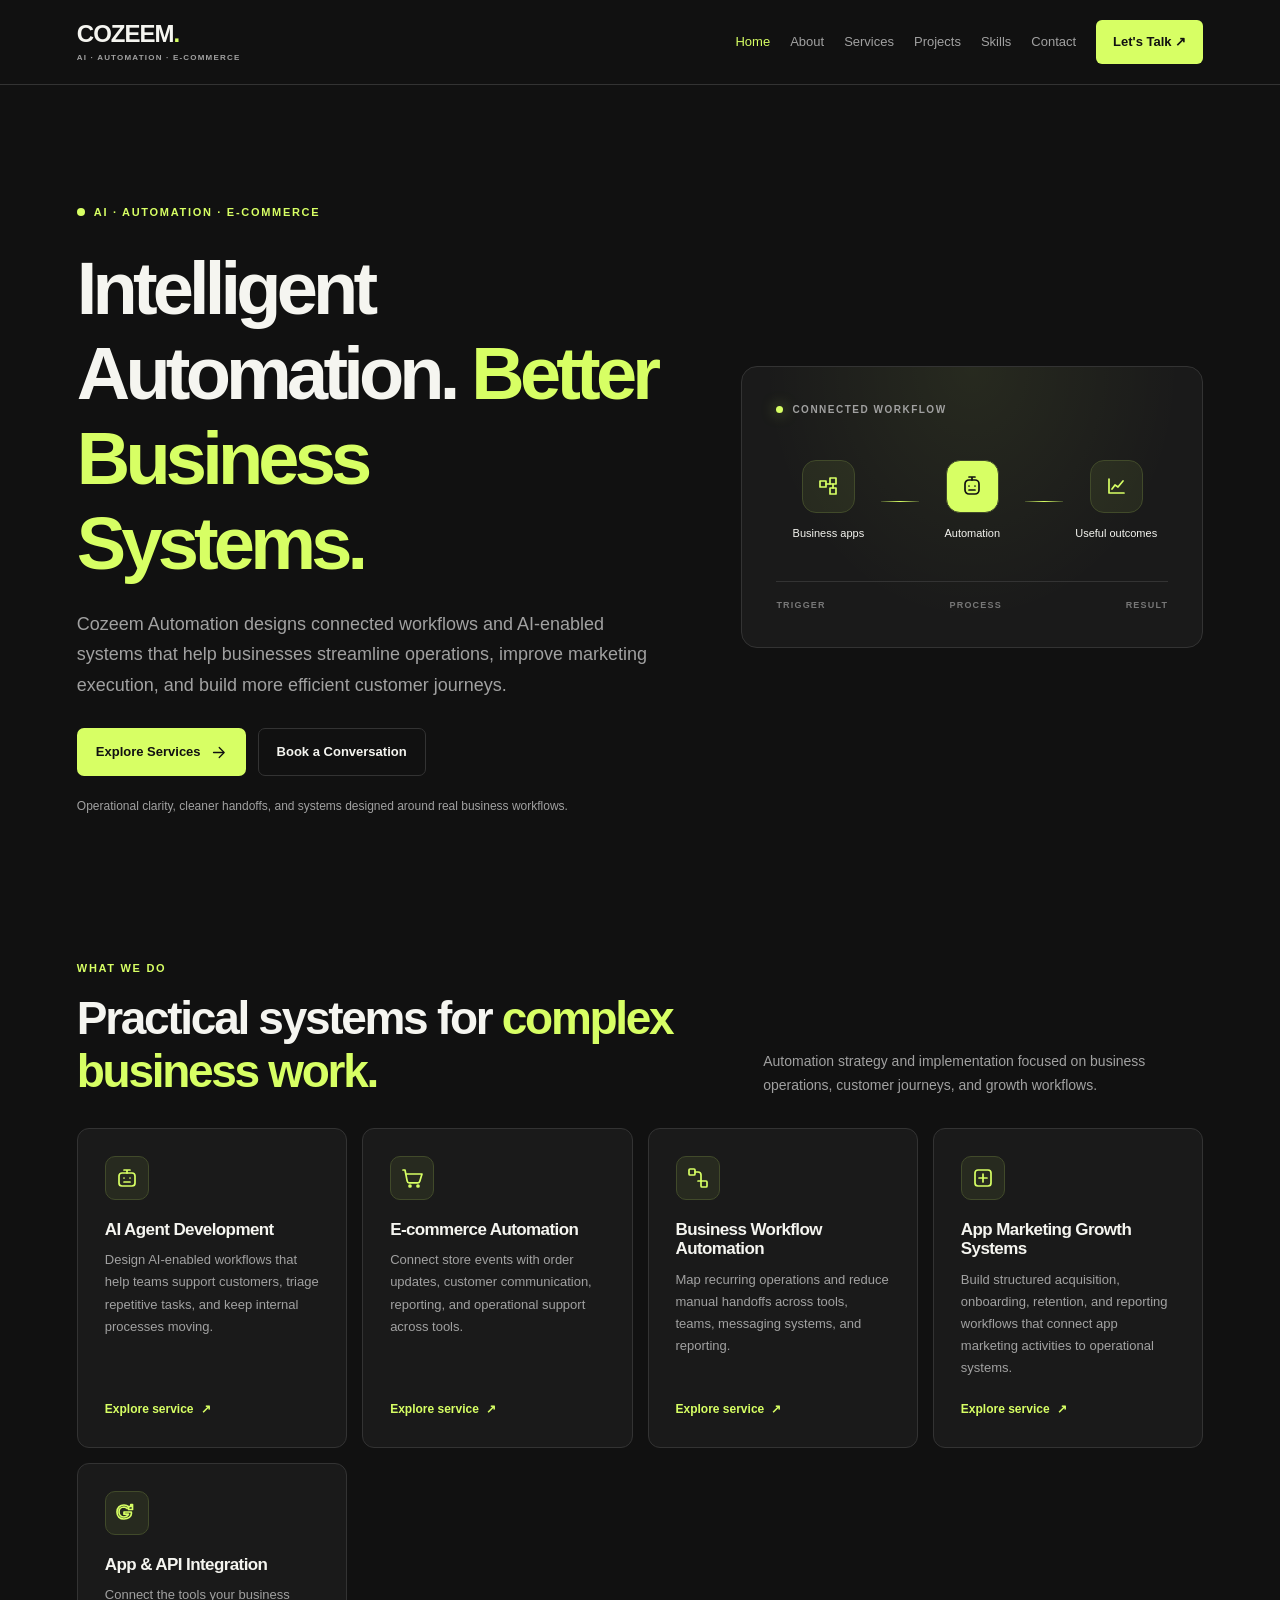
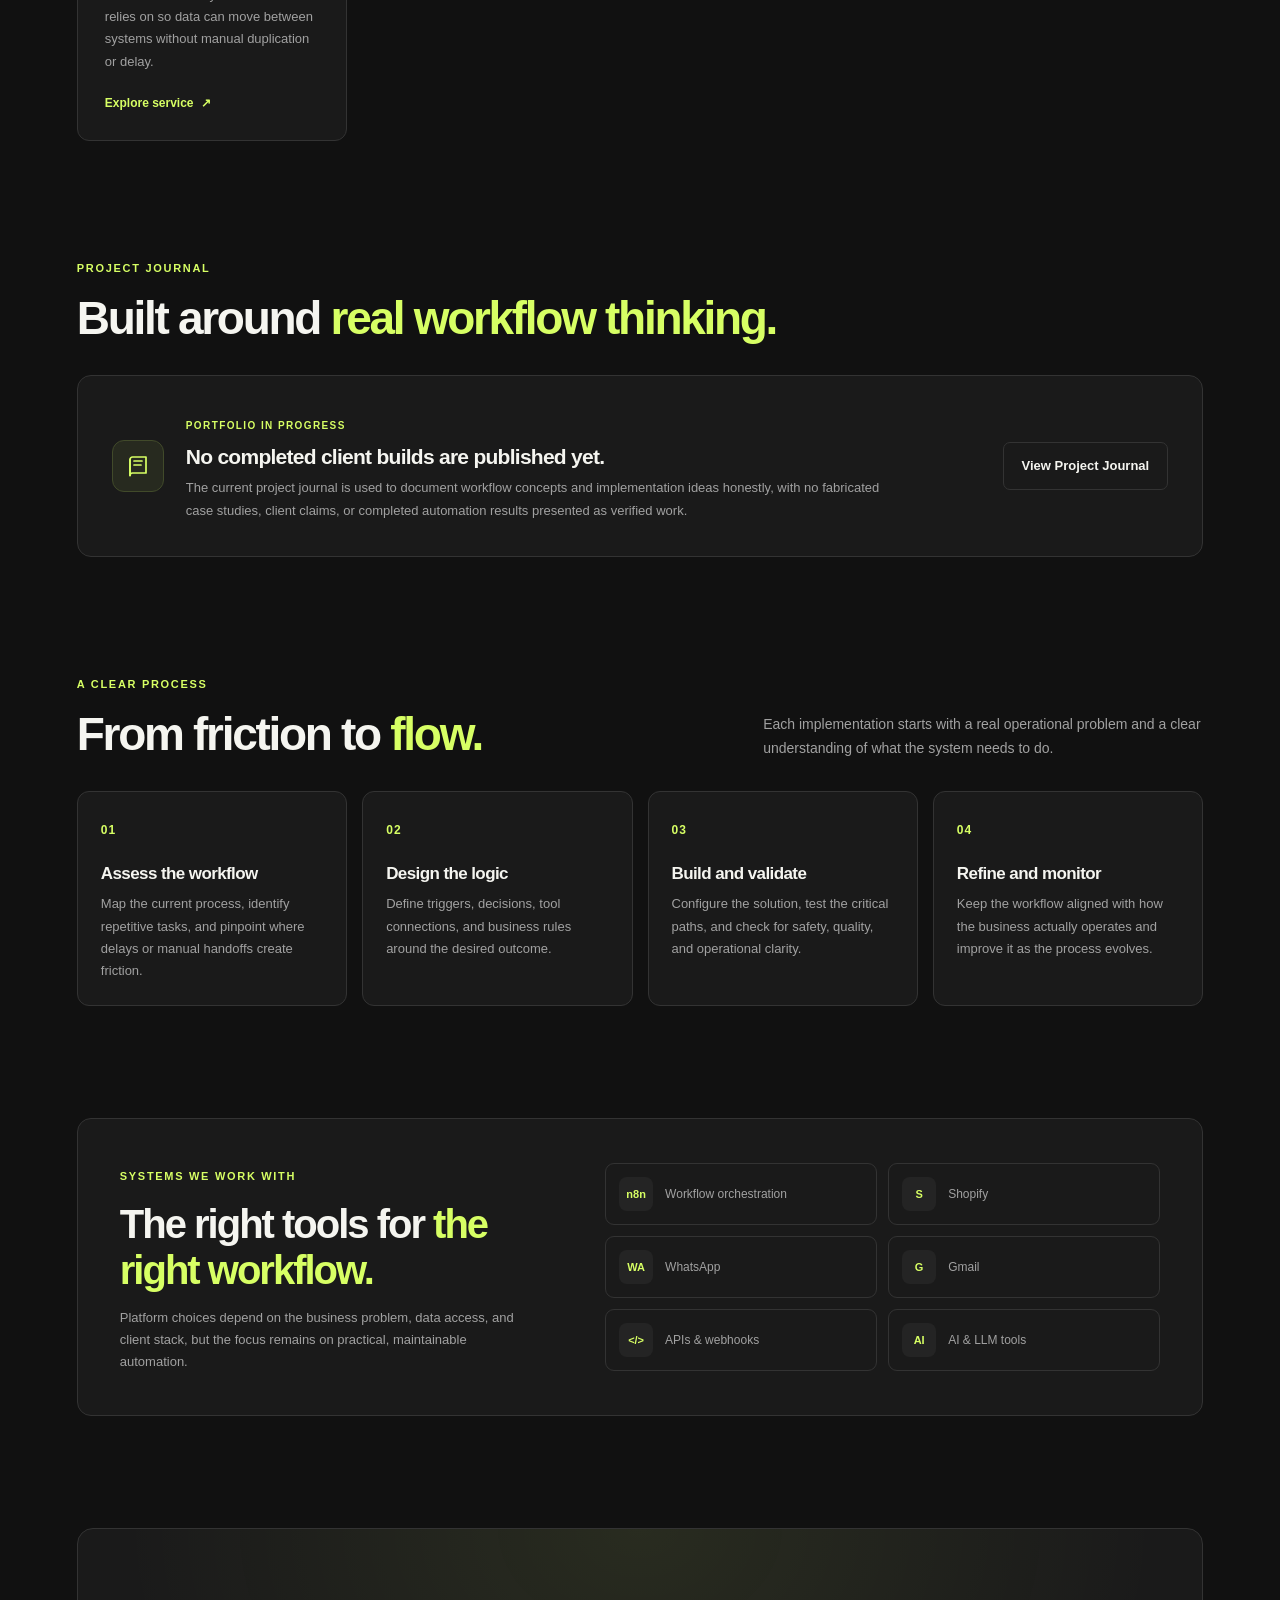
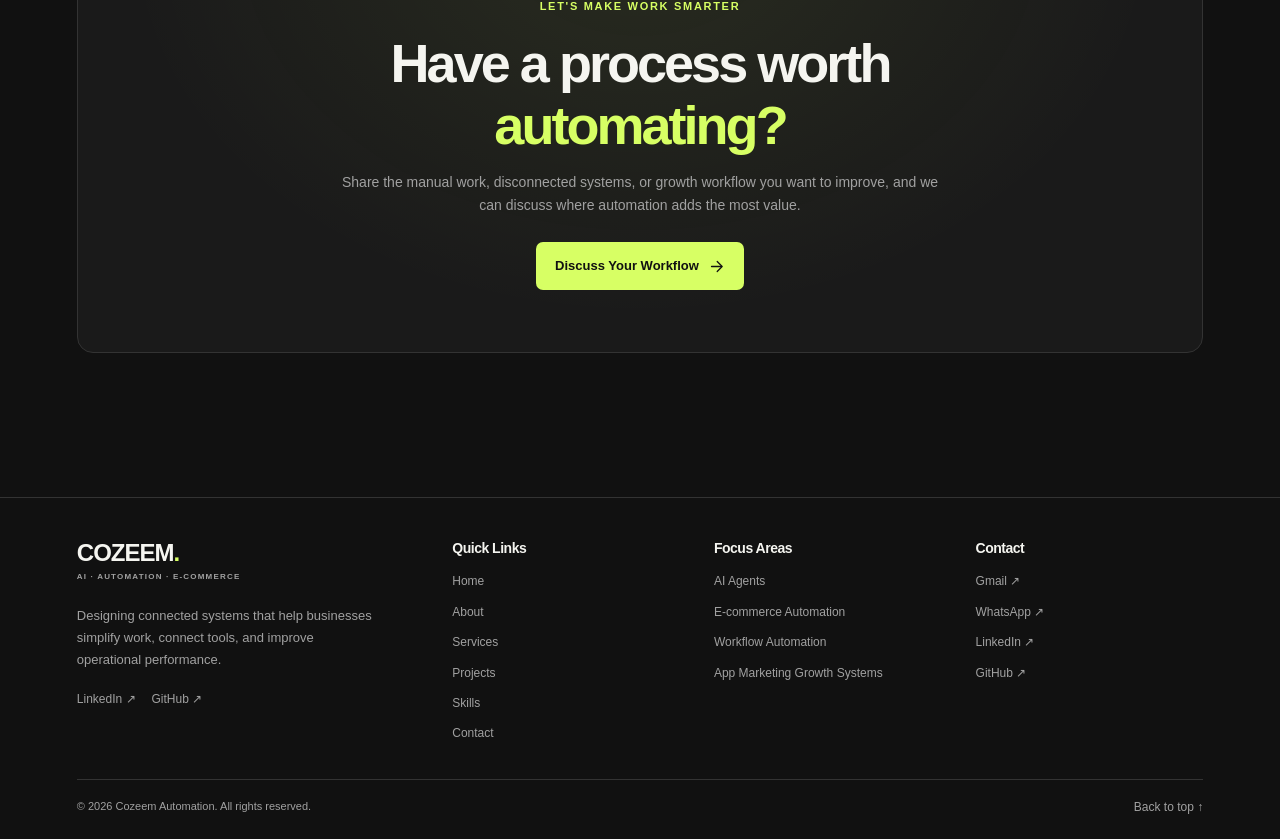
<file: index.html>
<!DOCTYPE html>
<html lang="en">
<head>
    <meta charset="UTF-8">
    <meta name="viewport" content="width=device-width, initial-scale=1.0">
    <meta name="description" content="Cozeem Automation designs connected workflows and AI-enabled systems that help businesses streamline operations, improve marketing execution, and build more efficient customer journeys.">
    <title>Cozeem Automation | Intelligent Automation</title>
    <link rel="stylesheet" href="style.css">
</head>

<body class="cozeem-home">
<header class="cc-header" id="top">
    <a class="cc-brand" href="index.html">
        COZEEM<span>.</span>
        <small>AI · AUTOMATION · E-COMMERCE</small>
    </a>

    <nav class="cc-nav" aria-label="Main navigation">
        <a href="index.html" aria-current="page">Home</a>
        <a href="about.html">About</a>
        <a href="services.html">Services</a>
        <a href="projects.html">Projects</a>
        <a href="skills.html">Skills</a>
        <a href="contact.html">Contact</a>
        <a class="cc-nav-button" href="contact.html">Let's Talk ↗</a>
    </nav>
</header>

<main class="cc-main cp-main">
    <section class="cp-hero">
        <div class="cp-hero-copy">
            <span class="cc-eyebrow"><span class="cc-live-dot"></span> AI · AUTOMATION · E-COMMERCE</span>
            <h1>Intelligent Automation. <span>Better Business Systems.</span></h1>
            <p>
                Cozeem Automation designs connected workflows and AI-enabled systems that help businesses
                streamline operations, improve marketing execution, and build more efficient customer journeys.
            </p>
            <div class="cp-actions">
                <a class="cc-primary-button" href="services.html">
                    Explore Services
                    <svg viewBox="0 0 24 24" aria-hidden="true"><path d="M5 12h14"></path><path d="m13 5 7 7-7 7"></path></svg>
                </a>
                <a class="cc-secondary-button" href="contact.html">Book a Conversation</a>
            </div>
            <p class="cp-hero-note">Operational clarity, cleaner handoffs, and systems designed around real business workflows.</p>
        </div>

        <div class="cp-workflow" aria-label="Illustration of connected business applications and automation">
            <div class="cp-workflow-heading"><span class="cp-pulse"></span> CONNECTED WORKFLOW</div>
            <div class="cp-flow">
                <div class="cp-flow-node">
                    <span class="cp-flow-icon" aria-hidden="true">
                        <svg viewBox="0 0 24 24"><path d="M4 7h6v6H4zM14 4h6v6h-6zM14 14h6v6h-6z"></path><path d="M10 10h4M17 10v4"></path></svg>
                    </span>
                    <span>Business apps</span>
                </div>
                <span class="cp-flow-link" aria-hidden="true"></span>
                <div class="cp-flow-node cp-flow-node-accent">
                    <span class="cp-flow-icon" aria-hidden="true">
                        <svg viewBox="0 0 24 24"><path d="M9 3h6M12 3v3"></path><rect x="5" y="6" width="14" height="14" rx="4"></rect><path d="M9 12h.01M15 12h.01M9 16h6"></path></svg>
                    </span>
                    <span>Automation</span>
                </div>
                <span class="cp-flow-link" aria-hidden="true"></span>
                <div class="cp-flow-node">
                    <span class="cp-flow-icon" aria-hidden="true">
                        <svg viewBox="0 0 24 24"><path d="M5 19V5M5 19h15"></path><path d="m8 15 3-4 3 2 5-6"></path></svg>
                    </span>
                    <span>Useful outcomes</span>
                </div>
            </div>
            <div class="cp-workflow-foot">
                <span>TRIGGER</span><span>PROCESS</span><span>RESULT</span>
            </div>
        </div>
    </section>

    <section class="cp-section cp-services" id="services-preview">
        <div class="cc-section-heading">
            <div>
                <span class="cc-kicker">WHAT WE DO</span>
                <h2>Practical systems for <span>complex business work.</span></h2>
            </div>
            <p>Automation strategy and implementation focused on business operations, customer journeys, and growth workflows.</p>
        </div>

        <div class="cp-service-grid">
            <article class="cp-service-card">
                <span class="cp-icon" aria-hidden="true"><svg viewBox="0 0 24 24"><rect x="4" y="7" width="16" height="13" rx="3"></rect><path d="M9 12h.01M15 12h.01M9 16h6M12 7V4M9 4h6"></path></svg></span>
                <h3>AI Agent Development</h3>
                <p>Design AI-enabled workflows that help teams support customers, triage repetitive tasks, and keep internal processes moving.</p>
                <a href="services.html">Explore service <span aria-hidden="true">↗</span></a>
            </article>
            <article class="cp-service-card">
                <span class="cp-icon" aria-hidden="true"><svg viewBox="0 0 24 24"><path d="M3 4h2l2.2 11.2a2 2 0 0 0 2 1.6h8.6a2 2 0 0 0 1.9-1.4L22 8H6"></path><circle cx="10" cy="20" r="1"></circle><circle cx="18" cy="20" r="1"></circle></svg></span>
                <h3>E-commerce Automation</h3>
                <p>Connect store events with order updates, customer communication, reporting, and operational support across tools.</p>
                <a href="services.html">Explore service <span aria-hidden="true">↗</span></a>
            </article>
            <article class="cp-service-card">
                <span class="cp-icon" aria-hidden="true"><svg viewBox="0 0 24 24"><rect x="3" y="3" width="6" height="6" rx="1"></rect><rect x="15" y="15" width="6" height="6" rx="1"></rect><path d="M9 6h3a3 3 0 0 1 3 3v6"></path><path d="M12 15h3"></path></svg></span>
                <h3>Business Workflow Automation</h3>
                <p>Map recurring operations and reduce manual handoffs across tools, teams, messaging systems, and reporting.</p>
                <a href="services.html">Explore service <span aria-hidden="true">↗</span></a>
            </article>
            <article class="cp-service-card">
                <span class="cp-icon" aria-hidden="true"><svg viewBox="0 0 24 24"><path d="M8 12h8M12 8v8"></path><path d="M7 4h10a3 3 0 0 1 3 3v10a3 3 0 0 1-3 3H7a3 3 0 0 1-3-3V7a3 3 0 0 1 3-3Z"></path></svg></span>
                <h3>App Marketing Growth Systems</h3>
                <p>Build structured acquisition, onboarding, retention, and reporting workflows that connect app marketing activities to operational systems.</p>
                <a href="services.html">Explore service <span aria-hidden="true">↗</span></a>
            </article>
            <article class="cp-service-card">
                <span class="cp-icon" aria-hidden="true"><svg viewBox="0 0 24 24"><path d="M9 18c-4.4 0-7-2.9-7-7s2.8-7 7-7c1.8 0 3.4.6 4.7 1.9l-1.6 1.6A5 5 0 0 0 9 6c-3 0-5 2.2-5 5s2 5 5 5c2.2 0 3.7-1.3 4.5-2.8H9v-2.2h7.3c.1.5.1.9.1 1.4C16.4 15.5 13.4 18 9 18Z"></path><path d="M17.5 8.5h-3.9V5.5h2.2V3.5h1.7v5Z"></path></svg></span>
                <h3>App &amp; API Integration</h3>
                <p>Connect the tools your business relies on so data can move between systems without manual duplication or delay.</p>
                <a href="services.html">Explore service <span aria-hidden="true">↗</span></a>
            </article>
        </div>
    </section>

    <section class="cp-section cp-project-preview">
        <div class="cc-section-heading">
            <div>
                <span class="cc-kicker">PROJECT JOURNAL</span>
                <h2>Built around <span>real workflow thinking.</span></h2>
            </div>
        </div>
        <div class="cp-project-notice">
            <span class="cp-notice-icon" aria-hidden="true">
                <svg viewBox="0 0 24 24"><path d="M4 5.5A2.5 2.5 0 0 1 6.5 3H20v16H6.5A2.5 2.5 0 0 0 4 21.5z"></path><path d="M4 5.5v16M8 7h8M8 11h7"></path></svg>
            </span>
            <div>
                <span class="cp-status">PORTFOLIO IN PROGRESS</span>
                <h3>No completed client builds are published yet.</h3>
                <p>
                    The current project journal is used to document workflow concepts and implementation ideas honestly,
                    with no fabricated case studies, client claims, or completed automation results presented as verified work.
                </p>
            </div>
            <a class="cc-secondary-button" href="projects.html">View Project Journal</a>
        </div>
    </section>

    <section class="cp-section cp-process">
        <div class="cc-section-heading">
            <div>
                <span class="cc-kicker">A CLEAR PROCESS</span>
                <h2>From friction to <span>flow.</span></h2>
            </div>
            <p>Each implementation starts with a real operational problem and a clear understanding of what the system needs to do.</p>
        </div>
        <div class="cp-step-grid">
            <article class="cp-step"><span>01</span><h3>Assess the workflow</h3><p>Map the current process, identify repetitive tasks, and pinpoint where delays or manual handoffs create friction.</p></article>
            <article class="cp-step"><span>02</span><h3>Design the logic</h3><p>Define triggers, decisions, tool connections, and business rules around the desired outcome.</p></article>
            <article class="cp-step"><span>03</span><h3>Build and validate</h3><p>Configure the solution, test the critical paths, and check for safety, quality, and operational clarity.</p></article>
            <article class="cp-step"><span>04</span><h3>Refine and monitor</h3><p>Keep the workflow aligned with how the business actually operates and improve it as the process evolves.</p></article>
        </div>
    </section>

    <section class="cp-section cp-tools">
        <div class="cp-tools-copy">
            <span class="cc-kicker">SYSTEMS WE WORK WITH</span>
            <h2>The right tools for <span>the right workflow.</span></h2>
            <p>Platform choices depend on the business problem, data access, and client stack, but the focus remains on practical, maintainable automation.</p>
        </div>
        <div class="cp-tool-list" aria-label="Platforms in focus">
            <span class="cp-tool"><b aria-hidden="true">n8n</b>Workflow orchestration</span>
            <span class="cp-tool"><b aria-hidden="true">S</b>Shopify</span>
            <span class="cp-tool"><b aria-hidden="true">WA</b>WhatsApp</span>
            <span class="cp-tool"><b aria-hidden="true">G</b>Gmail</span>
            <span class="cp-tool"><b aria-hidden="true">&lt;/&gt;</b>APIs &amp; webhooks</span>
            <span class="cp-tool"><b aria-hidden="true">AI</b>AI &amp; LLM tools</span>
        </div>
    </section>

    <section class="cp-cta">
        <span class="cc-kicker">LET'S MAKE WORK SMARTER</span>
        <h2>Have a process worth <span>automating?</span></h2>
        <p>Share the manual work, disconnected systems, or growth workflow you want to improve, and we can discuss where automation adds the most value.</p>
        <a class="cc-primary-button" href="contact.html">
            Discuss Your Workflow
            <svg viewBox="0 0 24 24" aria-hidden="true"><path d="M5 12h14"></path><path d="m13 5 7 7-7 7"></path></svg>
        </a>
    </section>
</main>

<footer class="cc-footer">
    <div class="cc-footer-top">
        <div class="cc-footer-about">
            <a class="cc-brand" href="index.html">COZEEM<span>.</span><small>AI · AUTOMATION · E-COMMERCE</small></a>
            <p>Designing connected systems that help businesses simplify work, connect tools, and improve operational performance.</p>
            <div class="cc-social-links">
                <a href="https://www.linkedin.com/in/musa-kazeem-52a148405/" target="_blank" rel="noopener noreferrer">LinkedIn ↗</a>
                <a href="https://github.com/cozeem-automation" target="_blank" rel="noopener noreferrer">GitHub ↗</a>
            </div>
        </div>
        <div class="cc-footer-column">
            <h3>Quick Links</h3>
            <a href="index.html">Home</a><a href="about.html">About</a><a href="services.html">Services</a><a href="projects.html">Projects</a><a href="skills.html">Skills</a><a href="contact.html">Contact</a>
        </div>
        <div class="cc-footer-column">
            <h3>Focus Areas</h3>
            <a href="services.html">AI Agents</a><a href="services.html">E-commerce Automation</a><a href="services.html">Workflow Automation</a><a href="services.html">App Marketing Growth Systems</a>
        </div>
        <div class="cc-footer-column">
            <h3>Contact</h3>
            <a href="mailto:cozeem.atomation@gmail.com">Gmail ↗</a><a href="https://wa.me/2348036388403" target="_blank" rel="noopener noreferrer">WhatsApp ↗</a><a href="https://www.linkedin.com/in/musa-kazeem-52a148405/" target="_blank" rel="noopener noreferrer">LinkedIn ↗</a><a href="https://github.com/cozeem-automation" target="_blank" rel="noopener noreferrer">GitHub ↗</a>
        </div>
    </div>
    <div class="cc-footer-bottom">
        <p>© 2026 Cozeem Automation. All rights reserved.</p>
        <a href="#top">Back to top ↑</a>
    </div>
</footer>
</body>
</html>
</file>
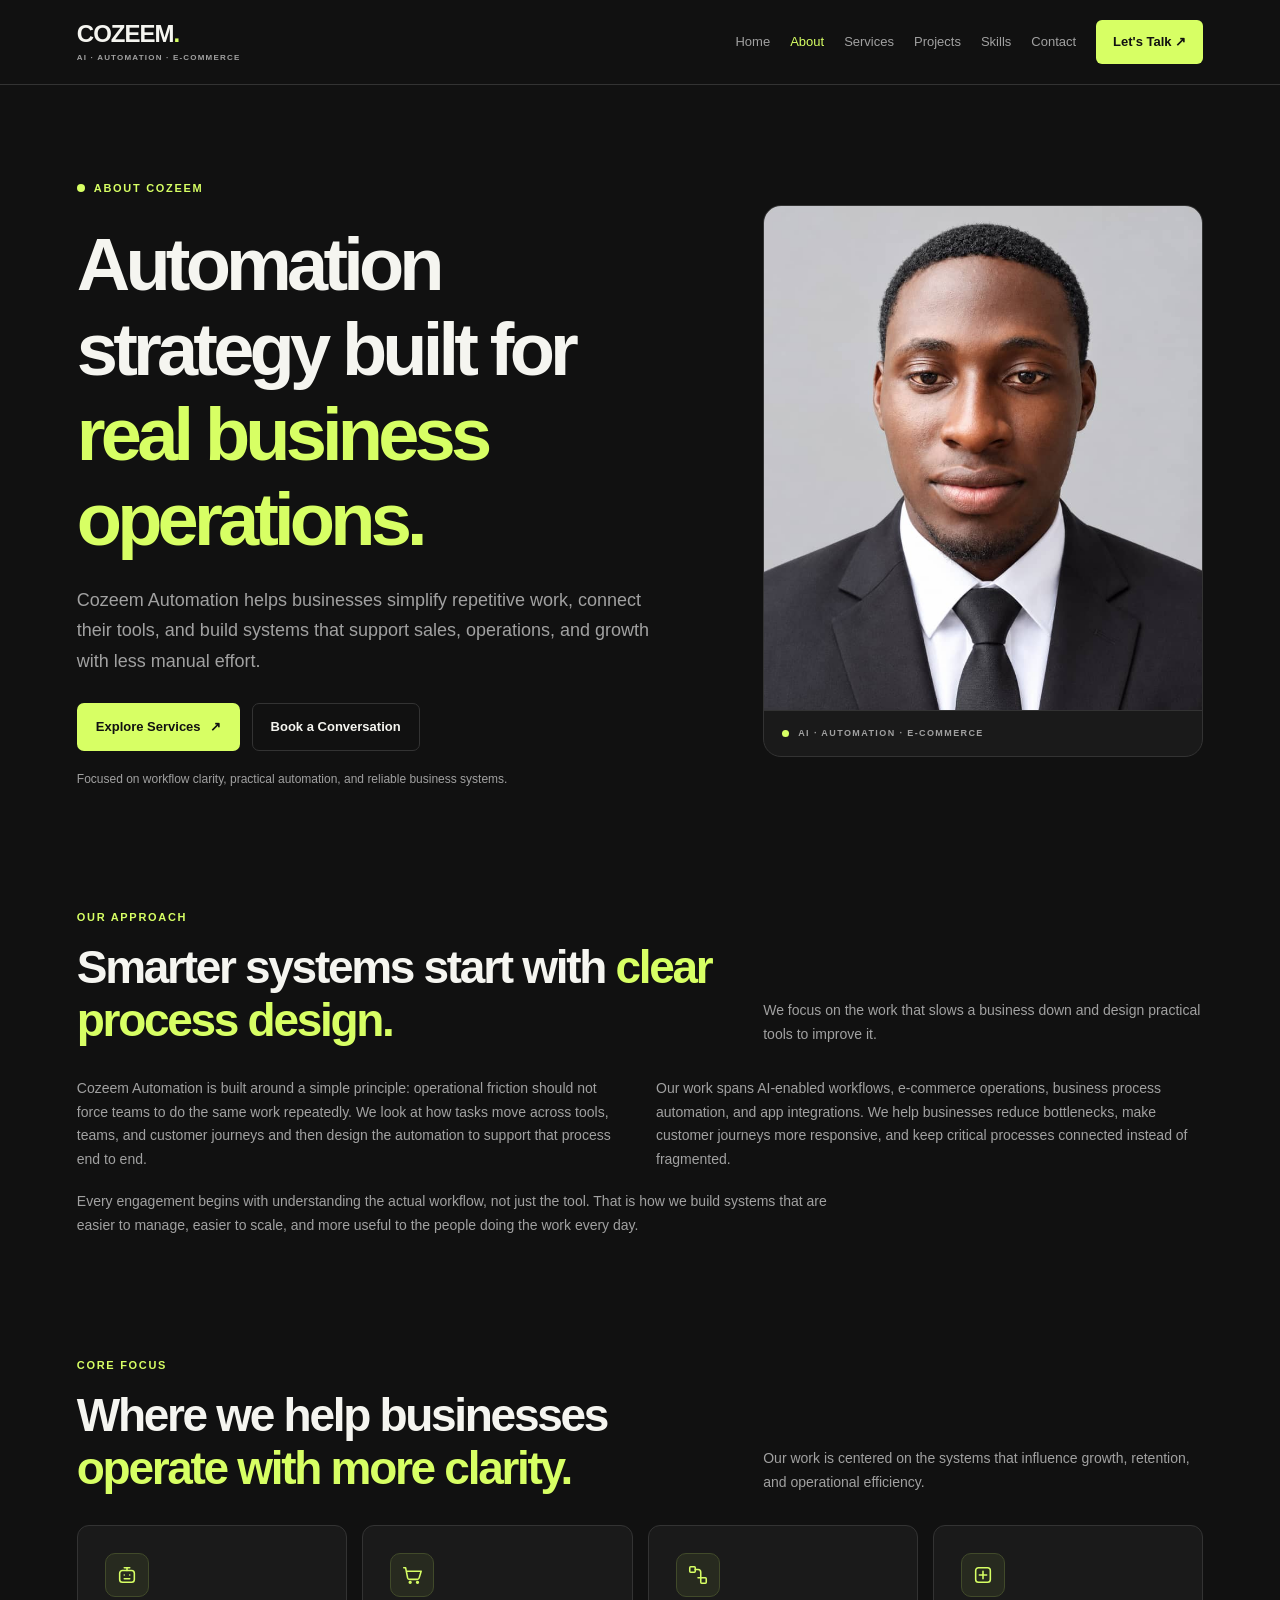
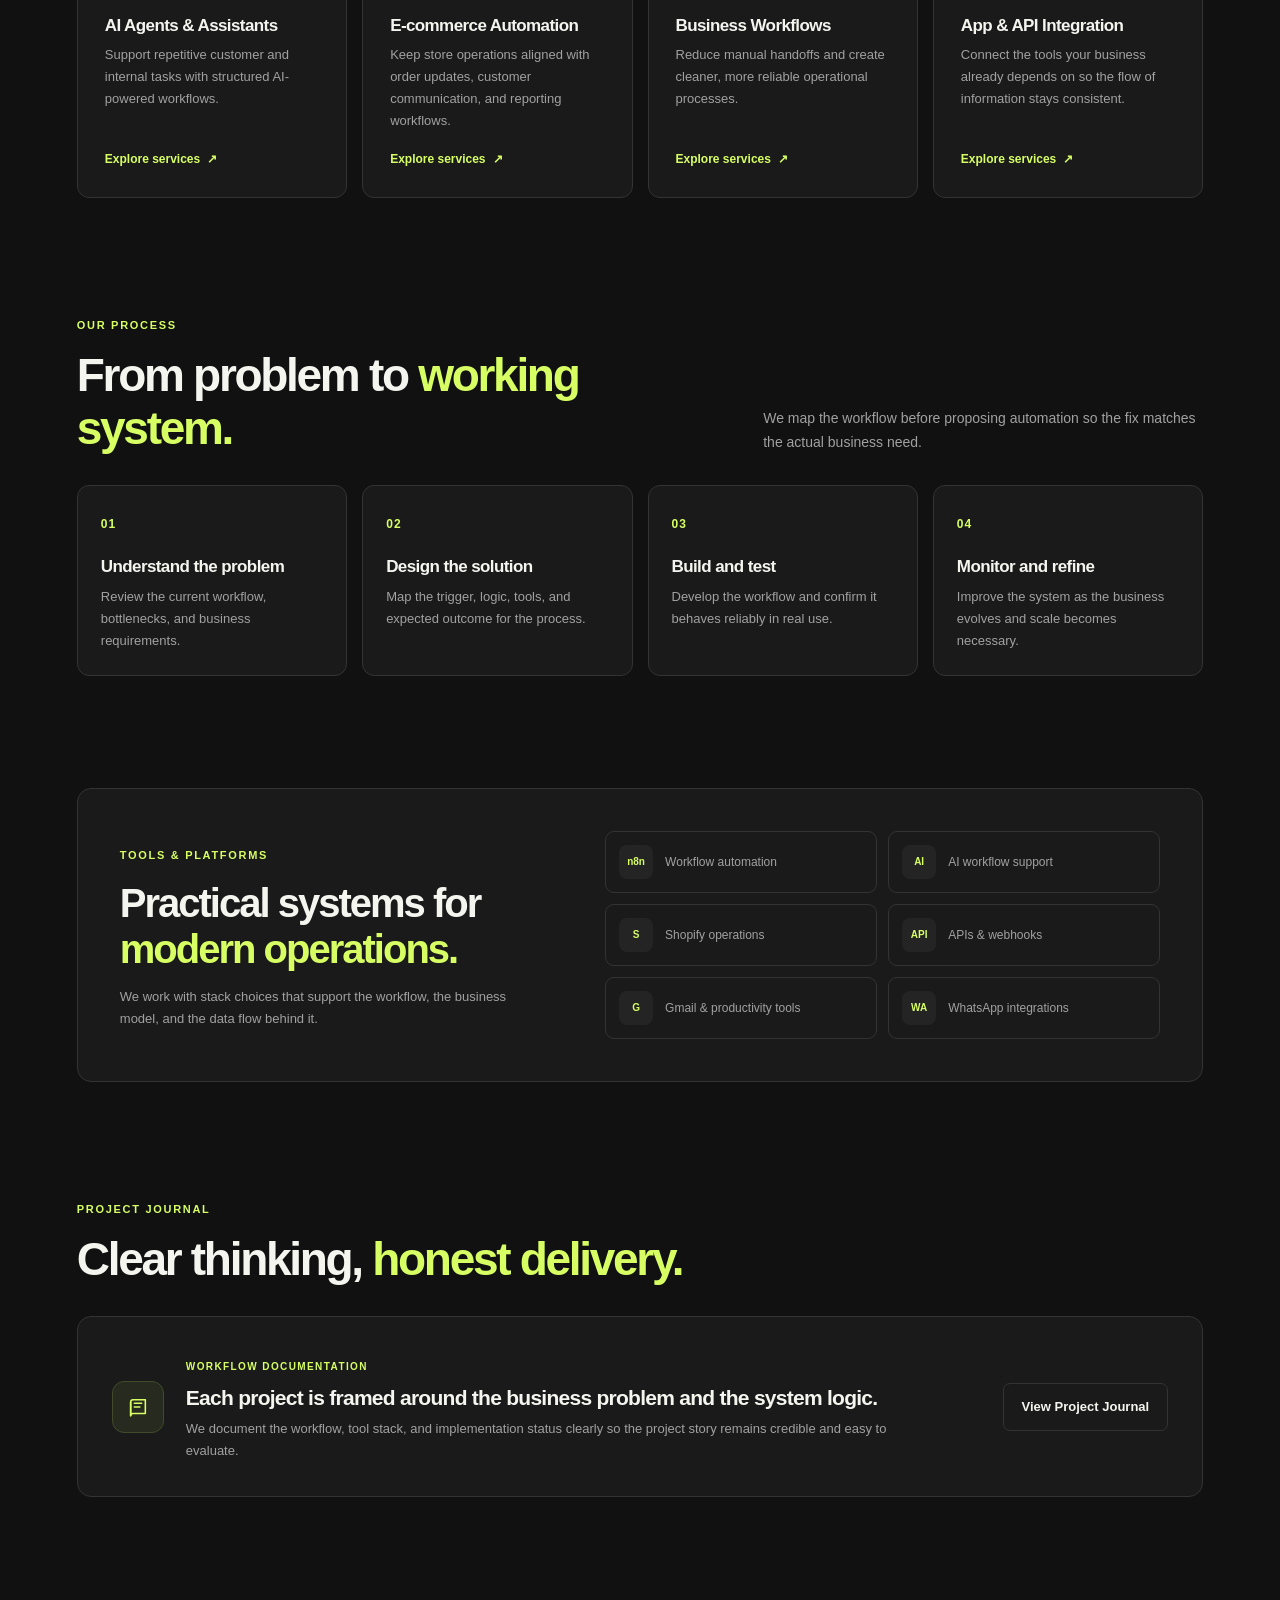
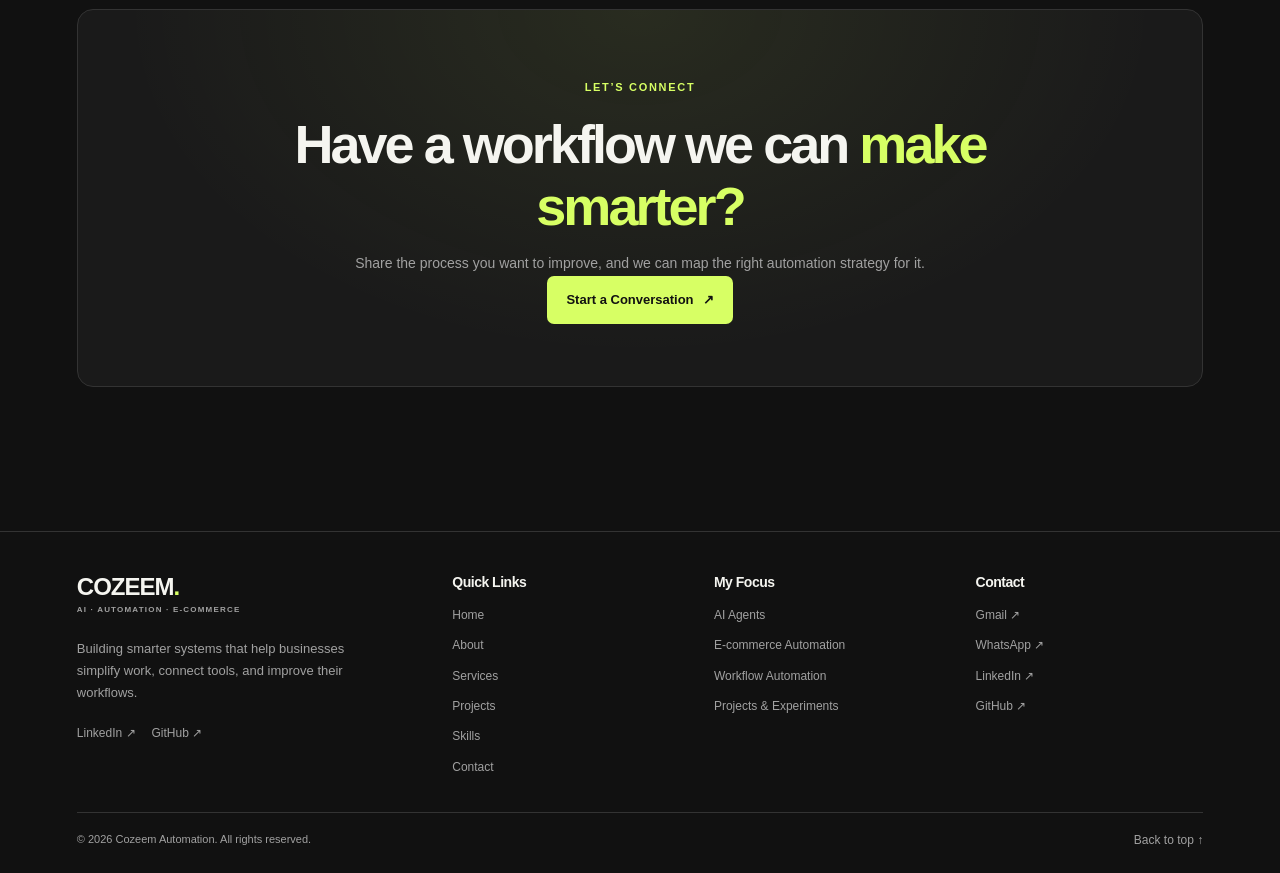
<file: about.html>
<!DOCTYPE html>
<html lang="en">
<head>
    <meta charset="UTF-8">
    <meta name="viewport" content="width=device-width, initial-scale=1.0">
    <meta name="description" content="Learn about Cozeem's journey into AI agents, e-commerce automation, and intelligent business workflows.">
    <title>About | Cozeem Automation</title>
    <link rel="stylesheet" href="style.css">
</head>

<body class="cozeem-about">
<header class="cc-header" id="top">
    <a class="cc-brand" href="index.html">
        COZEEM<span>.</span>
        <small>AI · AUTOMATION · E-COMMERCE</small>
    </a>
    <nav class="cc-nav" aria-label="Main navigation">
        <a href="index.html">Home</a>
        <a href="about.html" aria-current="page">About</a>
        <a href="services.html">Services</a>
        <a href="projects.html">Projects</a>
        <a href="skills.html">Skills</a>
        <a href="contact.html">Contact</a>
        <a class="cc-nav-button" href="contact.html">Let's Talk ↗</a>
    </nav>
</header>

<main class="cc-main ca-main">
    <section class="ca-hero">
        <div class="ca-hero-copy">
            <span class="cc-eyebrow"><span class="cc-live-dot"></span> ABOUT COZEEM</span>
            <h1>Automation strategy built for <span>real business operations.</span></h1>
            <p>
                Cozeem Automation helps businesses simplify repetitive work, connect their tools,
                and build systems that support sales, operations, and growth with less manual effort.
            </p>
            <div class="ca-actions">
                <a class="cc-primary-button" href="services.html">Explore Services <span aria-hidden="true">↗</span></a>
                <a class="cc-secondary-button" href="contact.html">Book a Conversation</a>
            </div>
            <p class="ca-hero-note">Focused on workflow clarity, practical automation, and reliable business systems.</p>
        </div>

        <figure class="ca-portrait">
            <img src="assets/cozeem.jpeg" alt="Portrait of Cozeem">
            <figcaption>
                <span class="ca-portrait-dot"></span>
                <span>AI · AUTOMATION · E-COMMERCE</span>
            </figcaption>
        </figure>
    </section>

    <section class="ca-section ca-story">
        <div class="cc-section-heading">
            <div>
                <span class="cc-kicker">OUR APPROACH</span>
                <h2>Smarter systems start with <span>clear process design.</span></h2>
            </div>
            <p>We focus on the work that slows a business down and design practical tools to improve it.</p>
        </div>
        <div class="ca-story-copy">
            <p>
                Cozeem Automation is built around a simple principle: operational friction should not force teams to do the same work repeatedly.
                We look at how tasks move across tools, teams, and customer journeys and then design the automation to support that process end to end.
            </p>
            <p>
                Our work spans AI-enabled workflows, e-commerce operations, business process automation, and app integrations. We help businesses reduce bottlenecks,
                make customer journeys more responsive, and keep critical processes connected instead of fragmented.
            </p>
            <p>
                Every engagement begins with understanding the actual workflow, not just the tool. That is how we build systems that are easier to manage,
                easier to scale, and more useful to the people doing the work every day.
            </p>
        </div>
    </section>

    <section class="ca-section">
        <div class="cc-section-heading">
            <div>
                <span class="cc-kicker">CORE FOCUS</span>
                <h2>Where we help businesses <span>operate with more clarity.</span></h2>
            </div>
            <p>Our work is centered on the systems that influence growth, retention, and operational efficiency.</p>
        </div>
        <div class="ca-focus-grid">
            <article class="ca-focus-card">
                <span class="ca-icon" aria-hidden="true"><svg viewBox="0 0 24 24"><rect x="4" y="7" width="16" height="13" rx="3"></rect><path d="M9 12h.01M15 12h.01M9 16h6M12 7V4M9 4h6"></path></svg></span>
                <h3>AI Agents &amp; Assistants</h3>
                <p>Support repetitive customer and internal tasks with structured AI-powered workflows.</p>
                <a href="services.html">Explore services <span aria-hidden="true">↗</span></a>
            </article>
            <article class="ca-focus-card">
                <span class="ca-icon" aria-hidden="true"><svg viewBox="0 0 24 24"><path d="M3 4h2l2.2 11.2a2 2 0 0 0 2 1.6h8.6a2 2 0 0 0 1.9-1.4L22 8H6"></path><circle cx="10" cy="20" r="1"></circle><circle cx="18" cy="20" r="1"></circle></svg></span>
                <h3>E-commerce Automation</h3>
                <p>Keep store operations aligned with order updates, customer communication, and reporting workflows.</p>
                <a href="services.html">Explore services <span aria-hidden="true">↗</span></a>
            </article>
            <article class="ca-focus-card">
                <span class="ca-icon" aria-hidden="true"><svg viewBox="0 0 24 24"><rect x="3" y="3" width="6" height="6" rx="1"></rect><rect x="15" y="15" width="6" height="6" rx="1"></rect><path d="M9 6h3a3 3 0 0 1 3 3v6M12 15h3"></path></svg></span>
                <h3>Business Workflows</h3>
                <p>Reduce manual handoffs and create cleaner, more reliable operational processes.</p>
                <a href="services.html">Explore services <span aria-hidden="true">↗</span></a>
            </article>
            <article class="ca-focus-card">
                <span class="ca-icon" aria-hidden="true"><svg viewBox="0 0 24 24"><path d="M8 12h8M12 8v8"></path><path d="M7 4h10a3 3 0 0 1 3 3v10a3 3 0 0 1-3 3H7a3 3 0 0 1-3-3V7a3 3 0 0 1 3-3Z"></path></svg></span>
                <h3>App &amp; API Integration</h3>
                <p>Connect the tools your business already depends on so the flow of information stays consistent.</p>
                <a href="services.html">Explore services <span aria-hidden="true">↗</span></a>
            </article>
        </div>
    </section>

    <section class="ca-section ca-approach">
        <div class="cc-section-heading">
            <div>
                <span class="cc-kicker">OUR PROCESS</span>
                <h2>From problem to <span>working system.</span></h2>
            </div>
            <p>We map the workflow before proposing automation so the fix matches the actual business need.</p>
        </div>
        <div class="ca-step-grid">
            <article class="ca-step"><span>01</span><h3>Understand the problem</h3><p>Review the current workflow, bottlenecks, and business requirements.</p></article>
            <article class="ca-step"><span>02</span><h3>Design the solution</h3><p>Map the trigger, logic, tools, and expected outcome for the process.</p></article>
            <article class="ca-step"><span>03</span><h3>Build and test</h3><p>Develop the workflow and confirm it behaves reliably in real use.</p></article>
            <article class="ca-step"><span>04</span><h3>Monitor and refine</h3><p>Improve the system as the business evolves and scale becomes necessary.</p></article>
        </div>
    </section>

    <section class="ca-section ca-tools">
        <div class="ca-tools-copy">
            <span class="cc-kicker">TOOLS &amp; PLATFORMS</span>
            <h2>Practical systems for <span>modern operations.</span></h2>
            <p>We work with stack choices that support the workflow, the business model, and the data flow behind it.</p>
        </div>
        <div class="ca-tool-list" aria-label="Automation stack and capabilities">
            <span><b aria-hidden="true">n8n</b>Workflow automation</span>
            <span><b aria-hidden="true">AI</b>AI workflow support</span>
            <span><b aria-hidden="true">S</b>Shopify operations</span>
            <span><b aria-hidden="true">API</b>APIs &amp; webhooks</span>
            <span><b aria-hidden="true">G</b>Gmail &amp; productivity tools</span>
            <span><b aria-hidden="true">WA</b>WhatsApp integrations</span>
        </div>
    </section>

    <section class="ca-section ca-projects">
        <div class="cc-section-heading">
            <div>
                <span class="cc-kicker">PROJECT JOURNAL</span>
                <h2>Clear thinking, <span>honest delivery.</span></h2>
            </div>
        </div>
        <div class="ca-project-notice">
            <span class="ca-project-mark" aria-hidden="true"><svg viewBox="0 0 24 24"><path d="M4 6.5A2.5 2.5 0 0 1 6.5 4H20v15H6.5A2.5 2.5 0 0 0 4 21.5z"></path><path d="M4 6.5v15M8 8h8M8 12h6"></path></svg></span>
            <div>
                <span class="ca-status">WORKFLOW DOCUMENTATION</span>
                <h3>Each project is framed around the business problem and the system logic.</h3>
                <p>We document the workflow, tool stack, and implementation status clearly so the project story remains credible and easy to evaluate.</p>
            </div>
            <a class="cc-secondary-button" href="projects.html">View Project Journal</a>
        </div>
    </section>

    <section class="ca-cta">
        <span class="cc-kicker">LET’S CONNECT</span>
        <h2>Have a workflow we can <span>make smarter?</span></h2>
        <p>Share the process you want to improve, and we can map the right automation strategy for it.</p>
        <a class="cc-primary-button" href="contact.html">Start a Conversation <span aria-hidden="true">↗</span></a>
    </section>
</main>

<footer class="cc-footer">
    <div class="cc-footer-top">
        <div class="cc-footer-about">
            <a class="cc-brand" href="index.html">COZEEM<span>.</span><small>AI · AUTOMATION · E-COMMERCE</small></a>
            <p>Building smarter systems that help businesses simplify work, connect tools, and improve their workflows.</p>
            <div class="cc-social-links">
                <a href="https://www.linkedin.com/in/musa-kazeem-52a148405/" target="_blank" rel="noopener noreferrer">LinkedIn ↗</a>
                <a href="https://github.com/cozeem-automation" target="_blank" rel="noopener noreferrer">GitHub ↗</a>
            </div>
        </div>
        <div class="cc-footer-column">
            <h3>Quick Links</h3>
            <a href="index.html">Home</a><a href="about.html">About</a><a href="services.html">Services</a><a href="projects.html">Projects</a><a href="skills.html">Skills</a><a href="contact.html">Contact</a>
        </div>
        <div class="cc-footer-column">
            <h3>My Focus</h3>
            <a href="services.html">AI Agents</a><a href="services.html">E-commerce Automation</a><a href="services.html">Workflow Automation</a><a href="projects.html">Projects &amp; Experiments</a>
        </div>
        <div class="cc-footer-column">
            <h3>Contact</h3>
            <a href="mailto:cozeem.atomation@gmail.com">Gmail ↗</a><a href="https://wa.me/2348036388403" target="_blank" rel="noopener noreferrer">WhatsApp ↗</a><a href="https://www.linkedin.com/in/musa-kazeem-52a148405/" target="_blank" rel="noopener noreferrer">LinkedIn ↗</a><a href="https://github.com/cozeem-automation" target="_blank" rel="noopener noreferrer">GitHub ↗</a>
        </div>
    </div>
    <div class="cc-footer-bottom">
        <p>© 2026 Cozeem Automation. All rights reserved.</p>
        <a href="#top">Back to top ↑</a>
    </div>
</footer>
</body>
</html>
</file>
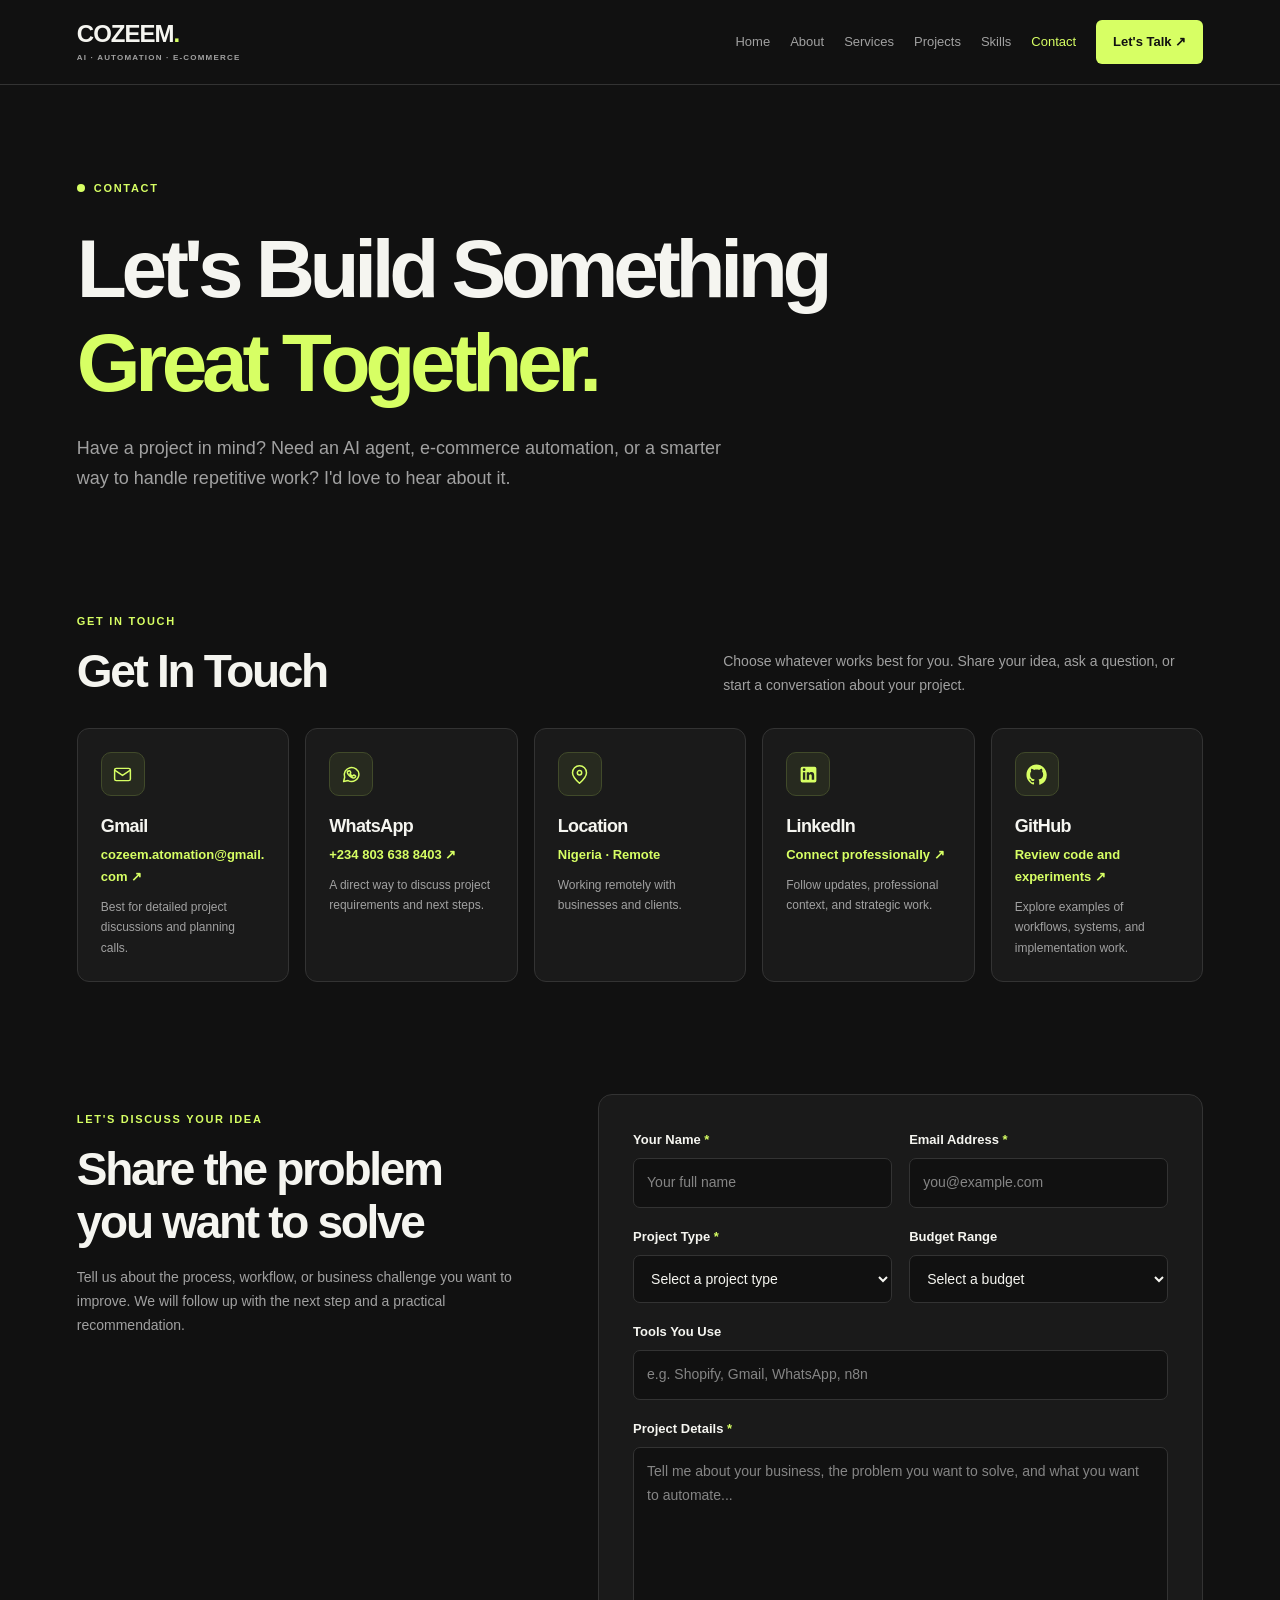
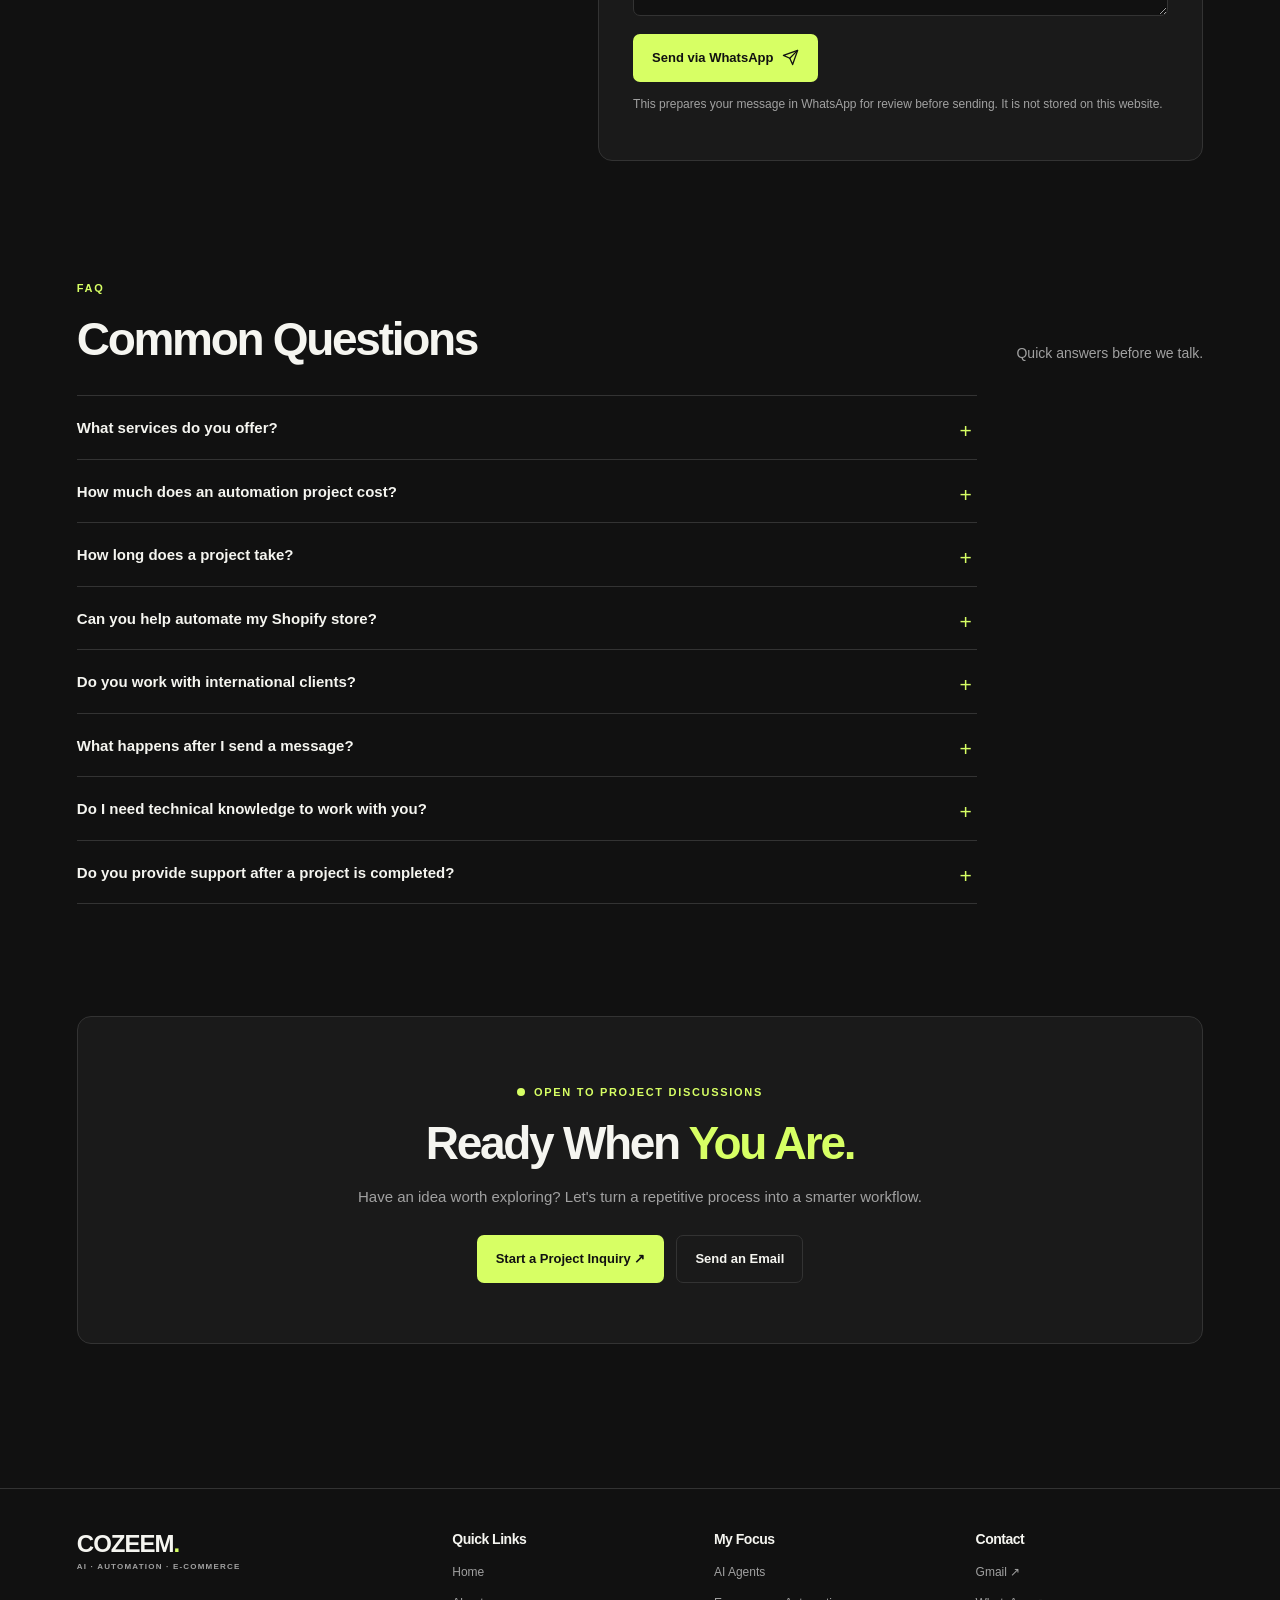
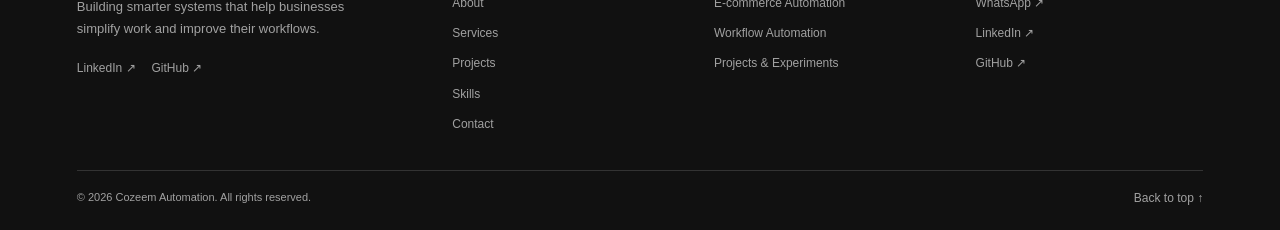
<file: contact.html>
<!DOCTYPE html>
<html lang="en">
<head>
    <meta charset="UTF-8">
    <meta name="viewport" content="width=device-width, initial-scale=1.0">
    <meta name="description" content="Contact Cozeem Automation about AI agents, e-commerce automation, and intelligent business workflows.">
    <title>Contact | Cozeem Automation</title>
    <link rel="stylesheet" href="style.css">
</head>

<body class="cozeem-contact">

<header class="cc-header" id="top">
    <a class="cc-brand" href="index.html">
        COZEEM<span>.</span>
        <small>AI · AUTOMATION · E-COMMERCE</small>
    </a>

    <nav class="cc-nav" aria-label="Main navigation">
        <a href="index.html">Home</a>
        <a href="about.html">About</a>
        <a href="services.html">Services</a>
        <a href="projects.html">Projects</a>
        <a href="skills.html">Skills</a>
        <a class="cc-nav-current" href="contact.html" aria-current="page">Contact</a>
        <a class="cc-nav-button" href="#cc-message">Let's Talk ↗</a>
    </nav>
</header>

<main class="cc-main">

    <!-- CONTACT HERO -->
    <section class="cc-hero">
        <div class="cc-eyebrow">
            <span class="cc-live-dot"></span>
            CONTACT
        </div>

        <h1>Let's Build Something <span>Great Together.</span></h1>

        <p>
            Have a project in mind? Need an AI agent, e-commerce automation,
            or a smarter way to handle repetitive work? I'd love to hear about it.
        </p>
    </section>

    <!-- CONTACT OPTIONS -->
    <section class="cc-section cc-contact-options">
        <div class="cc-section-heading">
            <div>
                <span class="cc-kicker">GET IN TOUCH</span>
                <h2>Get In Touch</h2>
            </div>
            <p>
                Choose whatever works best for you. Share your idea,
                ask a question, or start a conversation about your project.
            </p>
        </div>

        <div class="cc-contact-grid">

            <a class="cc-contact-card" href="mailto:cozeem.atomation@gmail.com">
                <span class="cc-card-icon" aria-hidden="true">
                    <svg viewBox="0 0 24 24"><rect x="3" y="5" width="18" height="14" rx="2"></rect><path d="m3 7 9 6 9-6"></path></svg>
                </span>
                <h3>Gmail</h3>
                <p class="cc-card-main">cozeem.atomation@gmail.com ↗</p>
                <p class="cc-card-description">
                    Best for detailed project discussions and planning calls.
                </p>
            </a>

            <a class="cc-contact-card"
               href="https://wa.me/2348036388403"
               target="_blank" rel="noopener noreferrer"
               aria-label="Chat with Cozeem on WhatsApp at +234 803 638 8403 (opens in a new tab)">
                <span class="cc-card-icon" aria-hidden="true">
                    <svg viewBox="0 0 24 24"><path d="M20.5 11.5a8.4 8.4 0 0 1-12.4 7.4L3 20l1.2-4.9a8.4 8.4 0 1 1 16.3-3.6Z"></path><path d="M8.7 8.2c.2-.5.4-.5.7-.5h.5c.2 0 .4.1.5.4l.7 1.6c.1.3.1.5-.1.7l-.5.6c-.2.2-.2.4 0 .7.5.8 1.2 1.5 2.1 2 .2.1.5.2.7-.1l.7-.8c.2-.2.4-.3.7-.2l1.6.8c.3.1.4.3.4.5 0 .3-.2 1.1-.7 1.5-.5.4-1 .6-1.7.5-.7-.1-1.6-.4-2.7-1-1.5-.8-2.7-2.1-3.3-2.9-.6-.9-1.1-2-1.1-2.7 0-.5.2-1 .5-1.3Z"></path></svg>
                </span>
                <h3>WhatsApp</h3>
                <p class="cc-card-main">+234 803 638 8403 ↗</p>
                <p class="cc-card-description">
                    A direct way to discuss project requirements and next steps.
                </p>
            </a>

            <div class="cc-contact-card">
                <span class="cc-card-icon" aria-hidden="true">
                    <svg viewBox="0 0 24 24"><path d="M20 10c0 5-8 12-8 12S4 15 4 10a8 8 0 1 1 16 0Z"></path><circle cx="12" cy="10" r="2.5"></circle></svg>
                </span>
                <h3>Location</h3>
                <p class="cc-card-main">Nigeria · Remote</p>
                <p class="cc-card-description">
                    Working remotely with businesses and clients.
                </p>
            </div>

            <a class="cc-contact-card"
               href="https://www.linkedin.com/in/musa-kazeem-52a148405/"
               target="_blank" rel="noopener noreferrer">
                <span class="cc-card-icon cc-linkedin-icon" aria-hidden="true">
                    <svg viewBox="0 0 24 24"><path d="M19 3H5a2 2 0 0 0-2 2v14a2 2 0 0 0 2 2h14a2 2 0 0 0 2-2V5a2 2 0 0 0-2-2ZM8.3 18H5.6V9.3h2.7V18ZM7 8.1a1.6 1.6 0 1 1 0-3.2 1.6 1.6 0 0 1 0 3.2ZM18.4 18h-2.7v-4.2c0-1-.1-2.2-1.4-2.2-1.4 0-1.6 1.1-1.6 2.1V18H10V9.3h2.6v1.2h0a2.9 2.9 0 0 1 2.6-1.4c2.8 0 3.3 1.8 3.3 4.1V18Z"></path></svg>
                </span>
                <h3>LinkedIn</h3>
                <p class="cc-card-main">Connect professionally ↗</p>
                <p class="cc-card-description">
                    Follow updates, professional context, and strategic work.
                </p>
            </a>

            <a class="cc-contact-card"
               href="https://github.com/cozeem-automation"
               target="_blank" rel="noopener noreferrer">
                <span class="cc-card-icon cc-code-icon" aria-hidden="true">
                    <svg viewBox="0 0 24 24"><path d="M12 .5C5.65.5.5 5.76.5 12.27c0 5.2 3.3 9.62 7.88 11.18.58.11.79-.26.79-.57v-2.02c-3.2.71-3.88-1.4-3.88-1.4-.53-1.37-1.28-1.74-1.28-1.74-1.05-.74.08-.73.08-.73 1.16.08 1.78 1.22 1.78 1.22 1.03 1.8 2.7 1.28 3.36.98.1-.76.4-1.28.73-1.57-2.56-.3-5.25-1.31-5.25-5.82 0-1.29.45-2.34 1.2-3.17-.12-.3-.52-1.5.11-3.12 0 0 .98-.32 3.2 1.21.93-.26 1.93-.39 2.92-.4.99.01 2 .14 2.93.4 2.22-1.53 3.2-1.21 3.2-1.21.64 1.62.24 2.82.12 3.12.75.83 1.2 1.88 1.2 3.17 0 4.52-2.7 5.51-5.27 5.81.42.37.79 1.09.79 2.2v3.25c0 .31.21.68.8.56a11.78 11.78 0 0 0 7.86-11.18C23.5 5.76 18.35.5 12 .5Z"></path></svg>
                </span>
                <h3>GitHub</h3>
                <p class="cc-card-main">Review code and experiments ↗</p>
                <p class="cc-card-description">
                    Explore examples of workflows, systems, and implementation work.
                </p>
            </a>

        </div>
    </section>

    <!-- MESSAGE FORM -->
    <section class="cc-section cc-message-section" id="cc-message">

        <div class="cc-section-heading cc-message-heading">
            <div>
                <span class="cc-kicker">LET'S DISCUSS YOUR IDEA</span>
                <h2>Share the problem you want to solve</h2>
            </div>

            <p>
                Tell us about the process, workflow, or business challenge you want to improve.
                We will follow up with the next step and a practical recommendation.
            </p>
        </div>

        <form class="cc-form" id="cc-project-form">

            <div class="cc-form-row">
                <div class="cc-field">
                    <label for="cc-name">Your Name <span>*</span></label>
                    <input
                        id="cc-name"
                        name="name"
                        type="text"
                        placeholder="Your full name"
                        autocomplete="name"
                        required>
                </div>

                <div class="cc-field">
                    <label for="cc-email">Email Address <span>*</span></label>
                    <input
                        id="cc-email"
                        name="email"
                        type="email"
                        placeholder="you@example.com"
                        autocomplete="email"
                        required>
                </div>
            </div>

            <div class="cc-form-row">
                <div class="cc-field">
                    <label for="cc-project">Project Type <span>*</span></label>
                    <select id="cc-project" name="project" required>
                        <option value="">Select a project type</option>
                        <option>AI Agents</option>
                        <option>E-commerce Automation</option>
                        <option>Shopify Automation</option>
                        <option>Business Workflow Automation</option>
                        <option>Other / Not sure yet</option>
                    </select>
                </div>

                <div class="cc-field">
                    <label for="cc-budget">Budget Range</label>
                    <select id="cc-budget" name="budget">
                        <option value="Not decided">Select a budget</option>
                        <option>Under $100</option>
                        <option>$100–$300</option>
                        <option>$300–$500</option>
                        <option>$500+</option>
                        <option>Let's discuss</option>
                    </select>
                </div>
            </div>

            <div class="cc-field">
                <label for="cc-tools">Tools You Use</label>
                <input
                    id="cc-tools"
                    name="tools"
                    type="text"
                    placeholder="e.g. Shopify, Gmail, WhatsApp, n8n">
            </div>

            <div class="cc-field">
                <label for="cc-details">Project Details <span>*</span></label>
                <textarea
                    id="cc-details"
                    name="details"
                    rows="6"
                    placeholder="Tell me about your business, the problem you want to solve, and what you want to automate..."
                    required></textarea>
            </div>

            <button class="cc-submit" type="submit">
                Send via WhatsApp
                <svg aria-hidden="true" viewBox="0 0 24 24"><path d="M22 2 11 13"></path><path d="m22 2-7 20-4-9-9-4Z"></path></svg>
            </button>

            <p class="cc-form-note" id="cc-form-note">
                This prepares your message in WhatsApp for review before sending. It is not stored on this website.
            </p>

            <p class="cc-form-status" id="cc-form-status" role="status"></p>
        </form>
    </section>

    <!-- FAQ -->
    <section class="cc-section cc-faq-section">
        <div class="cc-section-heading">
            <div>
                <span class="cc-kicker">FAQ</span>
                <h2>Common Questions</h2>
            </div>
            <p>
                Quick answers before we talk.
            </p>
        </div>

        <div class="cc-faq-list">

            <details class="cc-faq-item">
                <summary>What services do you offer?</summary>
                <p>
                    I focus on AI agents, e-commerce automation, and business
                    workflow automation. The goal is to reduce repetitive tasks,
                    connect applications, and make business processes more efficient.
                </p>
            </details>

            <details class="cc-faq-item">
                <summary>How much does an automation project cost?</summary>
                <p>
                    The cost depends on the workflow, integrations, complexity,
                    and required features. Once I understand your requirements,
                    we can discuss the scope and an appropriate budget before work begins.
                </p>
            </details>

            <details class="cc-faq-item">
                <summary>How long does a project take?</summary>
                <p>
                    The timeline depends on the complexity of the project.
                    A small workflow and a multi-application automation system
                    require different amounts of work. I'll discuss a realistic
                    timeline after reviewing the requirements.
                </p>
            </details>

            <details class="cc-faq-item">
                <summary>Can you help automate my Shopify store?</summary>
                <p>
                    Shopify automation is one of my focus areas. Possible workflows
                    include order notifications, customer communication, sales
                    reporting, and connecting store data to other tools.
                    The final solution depends on your store and requirements.
                </p>
            </details>

            <details class="cc-faq-item">
                <summary>Do you work with international clients?</summary>
                <p>
                    Yes. Projects can be discussed and coordinated remotely
                    through email, WhatsApp, and online meetings when necessary.
                </p>
            </details>

            <details class="cc-faq-item">
                <summary>What happens after I send a message?</summary>
                <p>
                    We'll clarify the problem, discuss your desired outcome,
                    identify the requirements, and agree on the next steps
                    before deciding how to proceed.
                </p>
            </details>

            <details class="cc-faq-item">
                <summary>Do I need technical knowledge to work with you?</summary>
                <p>
                    No. You can explain your current process in everyday language.
                    Describe what takes too much time and what you want to happen
                    instead. We can work through the technical requirements together.
                </p>
            </details>

            <details class="cc-faq-item">
                <summary>Do you provide support after a project is completed?</summary>
                <p>
                    Support and maintenance arrangements can be discussed
                    according to the project scope. Any ongoing support,
                    monitoring, or improvements should be agreed upon in advance.
                </p>
            </details>

        </div>
    </section>

    <!-- AVAILABILITY CTA -->
    <section class="cc-availability">
        <span class="cc-kicker">
            <span class="cc-live-dot"></span>
            OPEN TO PROJECT DISCUSSIONS
        </span>

        <h2>Ready When <span>You Are.</span></h2>

        <p>
            Have an idea worth exploring? Let's turn a repetitive process
            into a smarter workflow.
        </p>

        <div class="cc-availability-actions">
            <a href="#cc-message" class="cc-primary-button">
                Start a Project Inquiry ↗
            </a>

            <a href="mailto:cozeem.atomation@gmail.com" class="cc-secondary-button">
                Send an Email
            </a>
        </div>
    </section>

</main>

<!-- FOOTER -->
<footer class="cc-footer">
    <div class="cc-footer-top">

        <div class="cc-footer-about">
            <a class="cc-brand" href="index.html">
                COZEEM<span>.</span>
                <small>AI · AUTOMATION · E-COMMERCE</small>
            </a>

            <p>
                Building smarter systems that help businesses
                simplify work and improve their workflows.
            </p>

            <div class="cc-social-links">
                <a href="https://www.linkedin.com/in/musa-kazeem-52a148405/"
                   target="_blank" rel="noopener noreferrer">LinkedIn ↗</a>
                <a href="https://github.com/cozeem-automation"
                   target="_blank" rel="noopener noreferrer">GitHub ↗</a>
            </div>
        </div>

        <div class="cc-footer-column">
            <h3>Quick Links</h3>
            <a href="index.html">Home</a>
            <a href="about.html">About</a>
            <a href="services.html">Services</a>
            <a href="projects.html">Projects</a>
            <a href="skills.html">Skills</a>
            <a href="contact.html">Contact</a>
        </div>

        <div class="cc-footer-column">
            <h3>My Focus</h3>
            <a href="services.html">AI Agents</a>
            <a href="services.html">E-commerce Automation</a>
            <a href="services.html">Workflow Automation</a>
            <a href="projects.html">Projects &amp; Experiments</a>
        </div>

        <div class="cc-footer-column">
            <h3>Contact</h3>
            <a href="mailto:cozeem.atomation@gmail.com">Gmail ↗</a>
            <a href="https://wa.me/2348036388403" target="_blank" rel="noopener noreferrer">WhatsApp ↗</a>
            <a href="https://www.linkedin.com/in/musa-kazeem-52a148405/"
               target="_blank" rel="noopener noreferrer">LinkedIn ↗</a>
            <a href="https://github.com/cozeem-automation"
               target="_blank" rel="noopener noreferrer">GitHub ↗</a>
        </div>

    </div>

    <div class="cc-footer-bottom">
        <p>© <span id="cc-year"></span> Cozeem Automation. All rights reserved.</p>
        <a href="#top">
            Back to top ↑
        </a>
    </div>
</footer>

<script>
    document.getElementById("cc-year").textContent =
        new Date().getFullYear();

    const COZEEM_WHATSAPP = "2348036388403";

    const form = document.getElementById("cc-project-form");
    const status = document.getElementById("cc-form-status");

    form.addEventListener("submit", function (event) {
        event.preventDefault();

        if (!form.reportValidity()) return;

        if (!/^\d{10,15}$/.test(COZEEM_WHATSAPP)) {
            status.textContent =
                "Setup required: provide a valid WhatsApp number before sending the inquiry.";
            return;
        }

        const data = new FormData(form);

        const message = [
            "Hello Cozeem, I'd like to discuss a project.",
            "",
            "Name: " + data.get("name"),
            "Email: " + data.get("email"),
            "Project type: " + data.get("project"),
            "Budget: " + data.get("budget"),
            "Tools: " + (data.get("tools") || "Not specified"),
            "",
            "Project details:",
            data.get("details")
        ].join("\n");

        const url = "https://wa.me/" + COZEEM_WHATSAPP +
            "?text=" + encodeURIComponent(message);

        window.open(url, "_blank", "noopener,noreferrer");

        status.textContent =
            "Review your inquiry in WhatsApp and press Send to submit it.";
    });
</script>

</body>
</html>
</file>
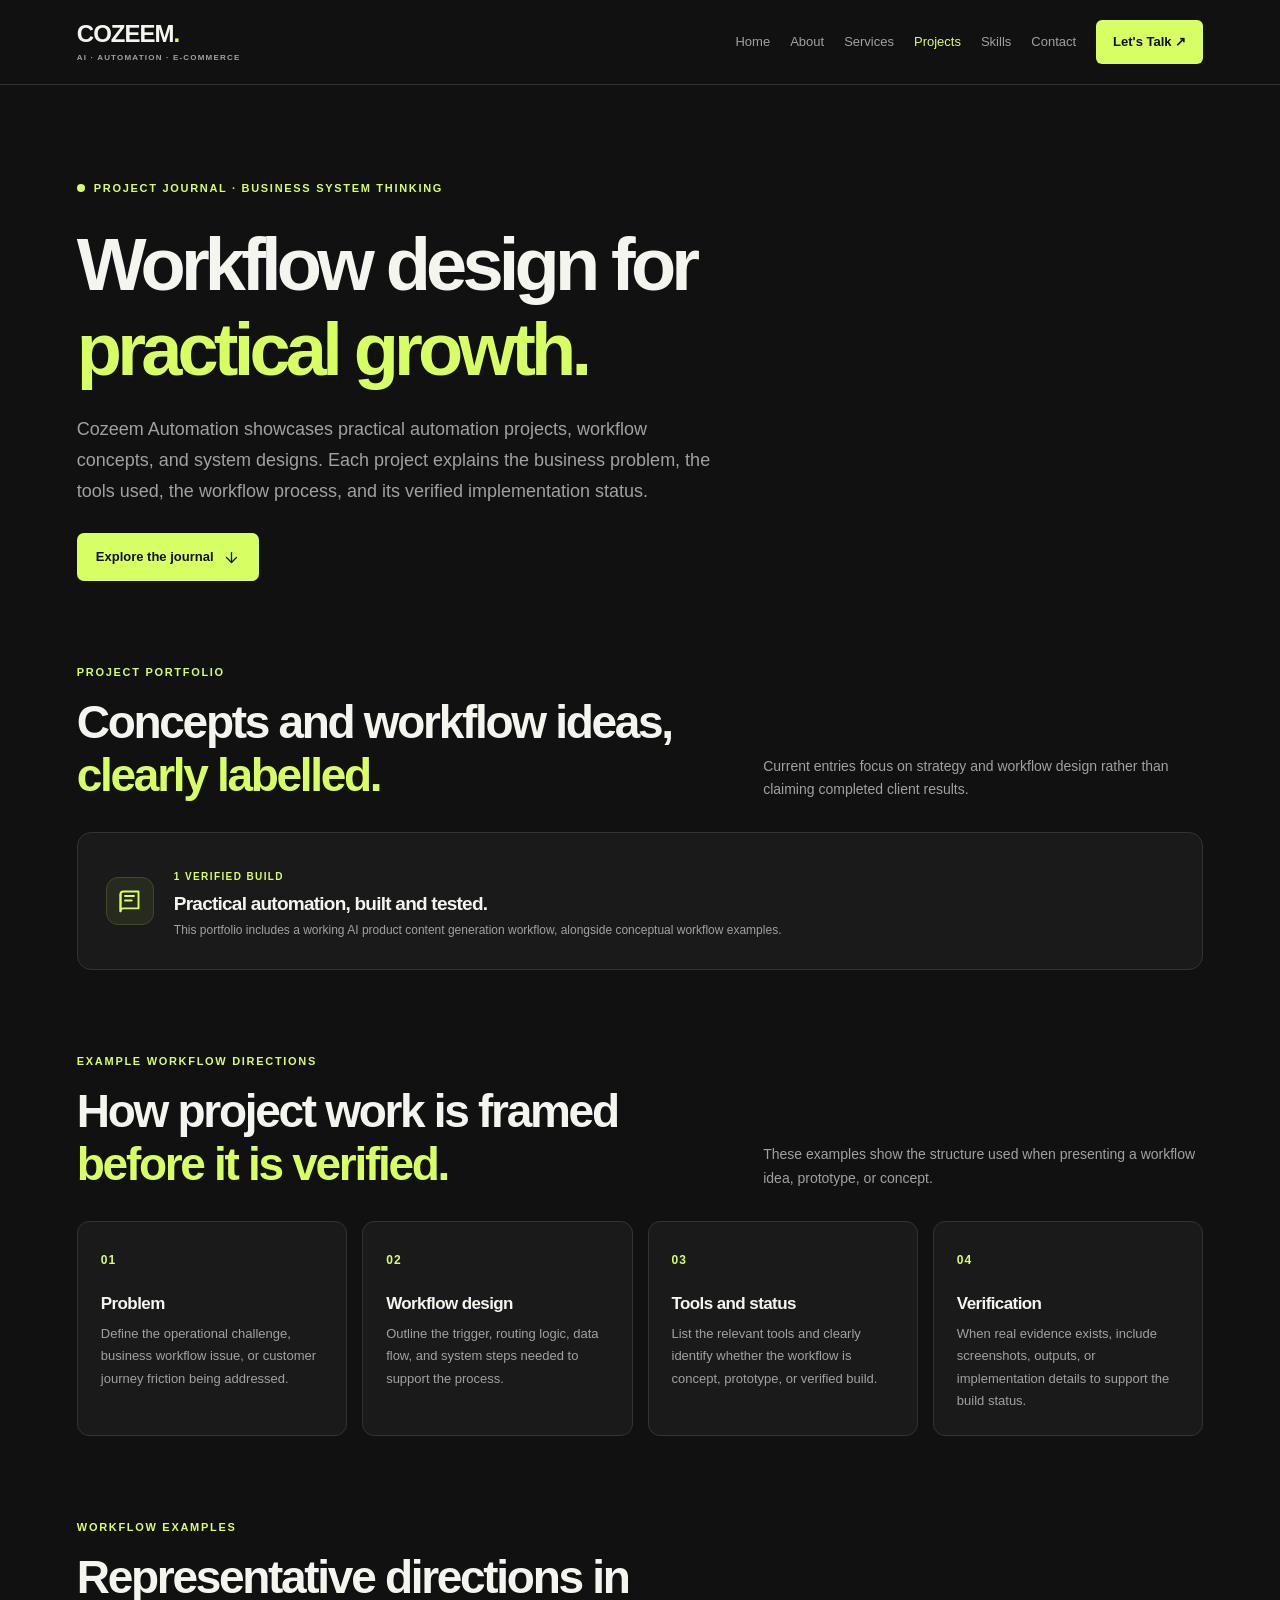
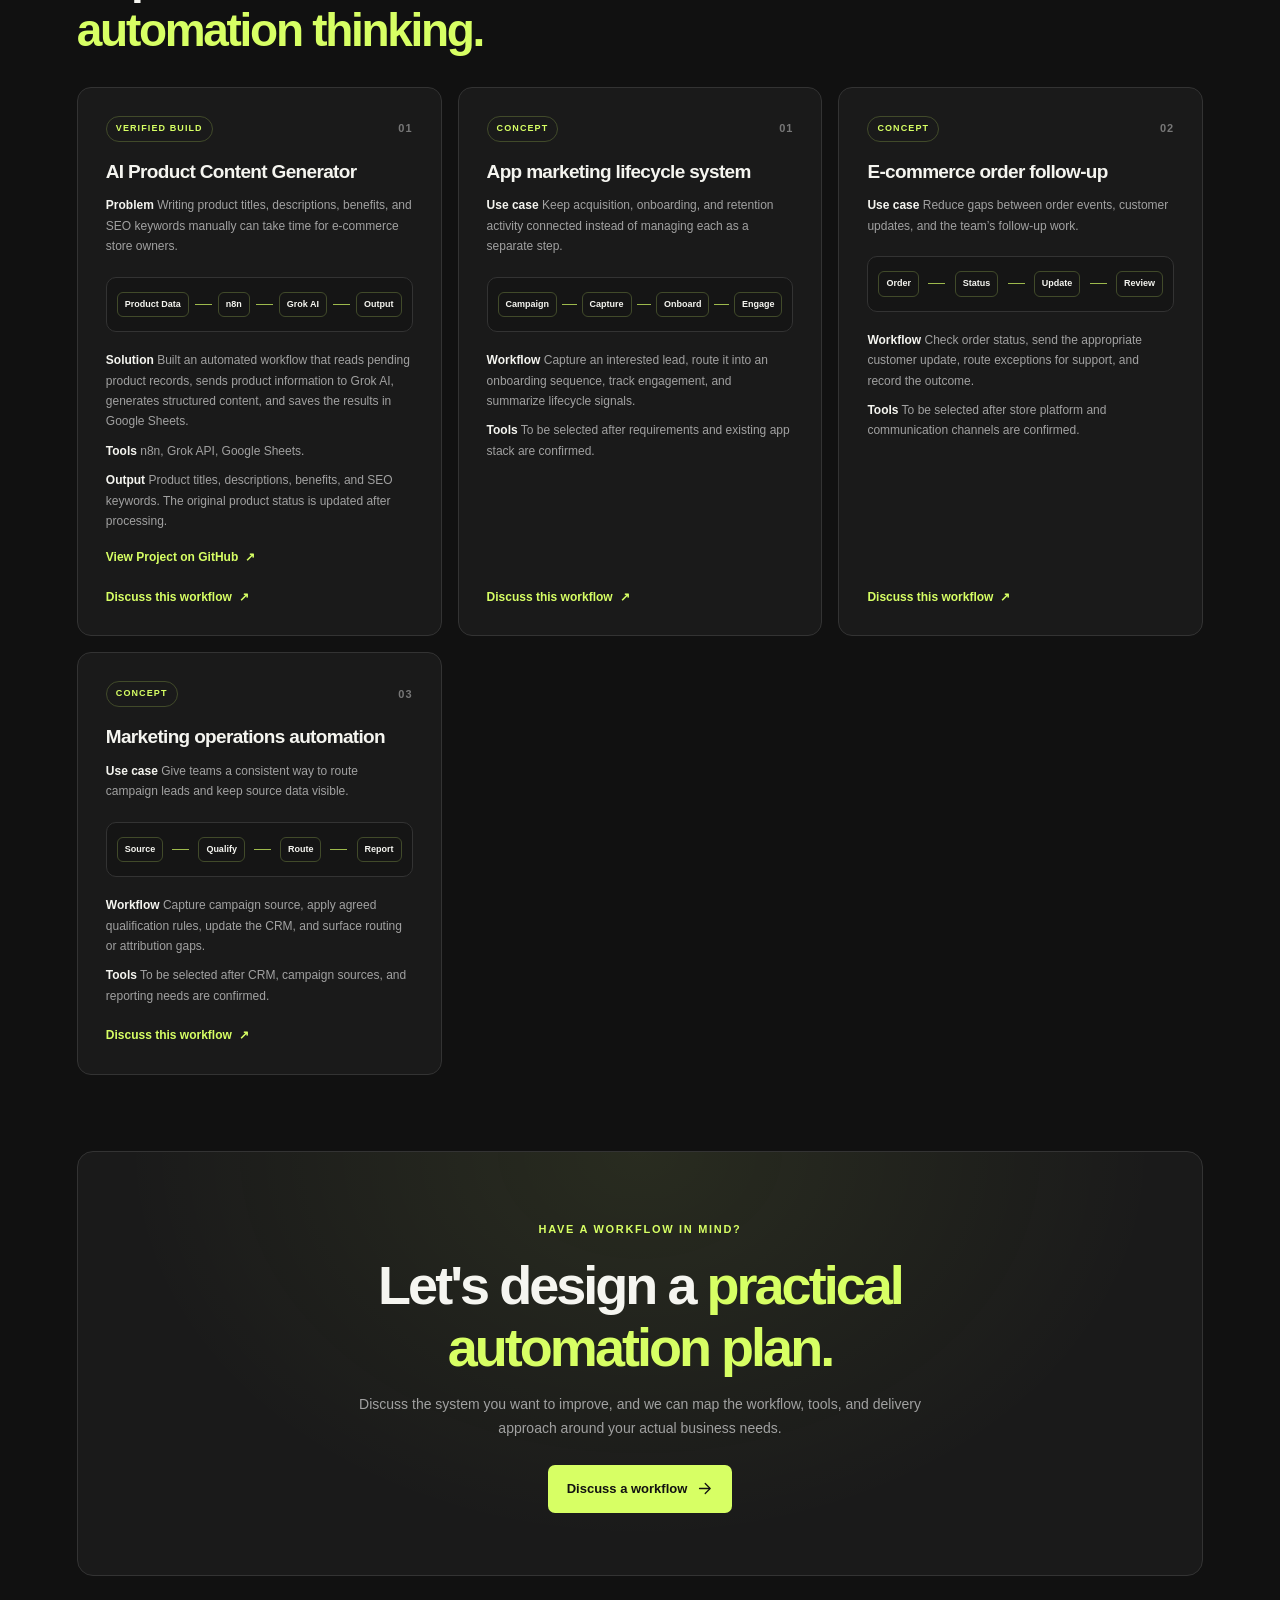
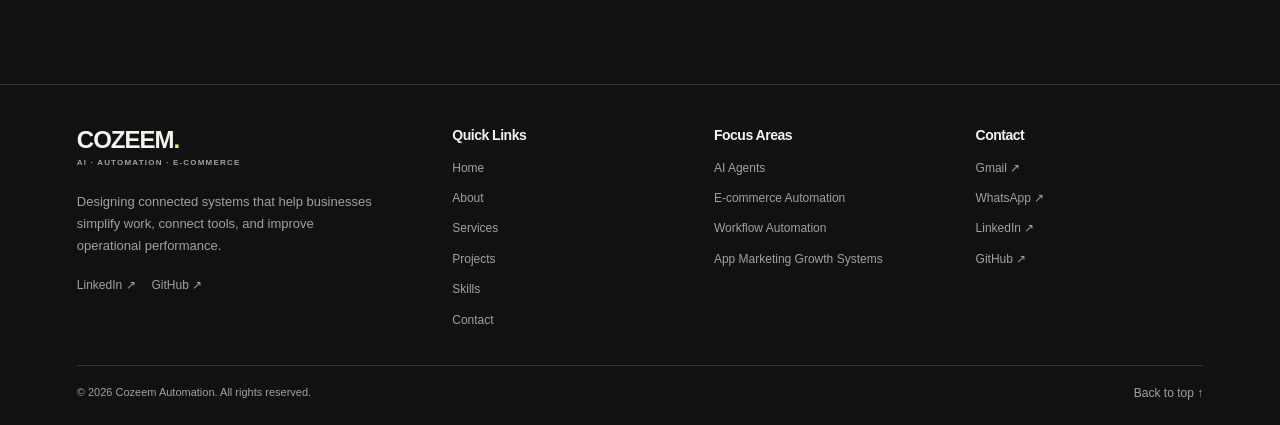
<file: projects.html>
<!DOCTYPE html>
<html lang="en">
<head>
    <meta charset="UTF-8">
    <meta name="viewport" content="width=device-width, initial-scale=1.0">
    <meta name="description" content="Review Cozeem Automation's project journal, including workflow concepts, automation strategy, and implementation planning for business systems.">
    <title>Projects | Cozeem Automation</title>
    <link rel="stylesheet" href="style.css">
</head>

<body class="cozeem-projects">
<header class="cc-header" id="top">
    <a class="cc-brand" href="index.html">
        COZEEM<span>.</span>
        <small>AI · AUTOMATION · E-COMMERCE</small>
    </a>
    <nav class="cc-nav" aria-label="Main navigation">
        <a href="index.html">Home</a>
        <a href="about.html">About</a>
        <a href="services.html">Services</a>
        <a href="projects.html" aria-current="page">Projects</a>
        <a href="skills.html">Skills</a>
        <a href="contact.html">Contact</a>
        <a class="cc-nav-button" href="contact.html">Let's Talk ↗</a>
    </nav>
</header>

<main class="cc-main cp-main">
    <section class="cp-project-hero">
        <span class="cc-eyebrow"><span class="cc-live-dot"></span> PROJECT JOURNAL · BUSINESS SYSTEM THINKING</span>
        <h1>Workflow design for <span>practical growth.</span></h1>
        <p>
            Cozeem Automation showcases practical automation projects, workflow concepts, and system designs. Each project explains the business problem, the tools used, the workflow process, and its verified implementation status.
        </p>
        <a class="cc-primary-button" href="#project-journal">
            Explore the journal
            <svg viewBox="0 0 24 24" aria-hidden="true"><path d="M12 5v14"></path><path d="m19 12-7 7-7-7"></path></svg>
        </a>
    </section>

    <section class="cp-section cp-journal" id="project-journal">
        <div class="cc-section-heading">
            <div>
                <span class="cc-kicker">PROJECT PORTFOLIO</span>
                <h2>Concepts and workflow ideas, <span>clearly labelled.</span></h2>
            </div>
            <p>Current entries focus on strategy and workflow design rather than claiming completed client results.</p>
        </div>

        <div class="cp-empty-state">
    <div class="cp-empty-mark" aria-hidden="true">
        <svg viewBox="0 0 24 24">
            <path d="M4 6.5A2.5 2.5 0 0 1 6.5 4H20v15H6.5A2.5 2.5 0 0 0 4 21.5z"></path>
            <path d="M4 6.5v15M8 8h8M8 12h6"></path>
        </svg>
    </div>
    <div class="cp-empty-copy">
        <span class="cp-status">1 VERIFIED BUILD</span>
        <h3>Practical automation, built and tested.</h3>
        <p>This portfolio includes a working AI product content generation workflow, alongside conceptual workflow examples.</p>
    </div>
</div>
    </section>

    <section class="cp-section cp-project-approach">
        <div class="cc-section-heading">
            <div>
                <span class="cc-kicker">EXAMPLE WORKFLOW DIRECTIONS</span>
                <h2>How project work is framed <span>before it is verified.</span></h2>
            </div>
            <p>These examples show the structure used when presenting a workflow idea, prototype, or concept.</p>
        </div>
        <div class="cp-step-grid cp-project-steps">
            <article class="cp-step"><span>01</span><h3>Problem</h3><p>Define the operational challenge, business workflow issue, or customer journey friction being addressed.</p></article>
            <article class="cp-step"><span>02</span><h3>Workflow design</h3><p>Outline the trigger, routing logic, data flow, and system steps needed to support the process.</p></article>
            <article class="cp-step"><span>03</span><h3>Tools and status</h3><p>List the relevant tools and clearly identify whether the workflow is concept, prototype, or verified build.</p></article>
            <article class="cp-step"><span>04</span><h3>Verification</h3><p>When real evidence exists, include screenshots, outputs, or implementation details to support the build status.</p></article>
        </div>
    </section>

    <section class="cp-section cp-project-examples">
        <div class="cc-section-heading">
            <div>
                <span class="cc-kicker">WORKFLOW EXAMPLES</span>
                <h2>Representative directions in <span>automation thinking.</span></h2>
            </div>
        </div>

        <div class="cp-example-grid">
            <article class="cp-project-card">
    <div class="cp-project-card-heading">
        <span class="cp-status">VERIFIED BUILD</span>
        <span class="cp-project-index" aria-hidden="true">01</span>
    </div>

    <h3>AI Product Content Generator</h3>

    <p class="cp-project-problem">
        <strong>Problem</strong>
        Writing product titles, descriptions, benefits, and SEO keywords manually can take time for e-commerce store owners.
    </p>

    <div class="cp-workflow-visual" role="img" aria-label="Product information flows from Google Sheets through n8n and Grok AI to generated content">
        <span>Product Data</span><i aria-hidden="true"></i>
        <span>n8n</span><i aria-hidden="true"></i>
        <span>Grok AI</span><i aria-hidden="true"></i>
        <span>Output</span>
    </div>

    <div class="cp-project-details">
        <p><strong>Solution</strong> Built an automated workflow that reads pending product records, sends product information to Grok AI, generates structured content, and saves the results in Google Sheets.</p>

        <p><strong>Tools</strong> n8n, Grok API, Google Sheets.</p>

        <p><strong>Output</strong> Product titles, descriptions, benefits, and SEO keywords. The original product status is updated after processing.</p>
    </div>

    <a class="cp-project-link cp-project-github-link" href="https://github.com/cozeem-automation/ai-product-content-generator" target="_blank" rel="noopener noreferrer">
        View Project on GitHub <span aria-hidden="true">↗</span>
    </a>

    <a class="cp-project-link" href="contact.html#cc-message">
        Discuss this workflow <span aria-hidden="true">↗</span>
    </a>
</article>
            <article class="cp-project-card">
                <div class="cp-project-card-heading">
                    <span class="cp-status">CONCEPT</span>
                    <span class="cp-project-index" aria-hidden="true">01</span>
                </div>
                <h3>App marketing lifecycle system</h3>
                <p class="cp-project-problem"><strong>Use case</strong> Keep acquisition, onboarding, and retention activity connected instead of managing each as a separate step.</p>
                <div class="cp-workflow-visual" role="img" aria-label="Concept workflow: campaign response flows through lead capture, onboarding, engagement, and reporting">
                    <span>Campaign</span><i aria-hidden="true"></i><span>Capture</span><i aria-hidden="true"></i><span>Onboard</span><i aria-hidden="true"></i><span>Engage</span>
                </div>
                <div class="cp-project-details">
                    <p><strong>Workflow</strong> Capture an interested lead, route it into an onboarding sequence, track engagement, and summarize lifecycle signals.</p>
                    <p><strong>Tools</strong> To be selected after requirements and existing app stack are confirmed.</p>
                </div>
                <a class="cp-project-link" href="contact.html#cc-message">Discuss this workflow <span aria-hidden="true">↗</span></a>
            </article>

            <article class="cp-project-card">
                <div class="cp-project-card-heading">
                    <span class="cp-status">CONCEPT</span>
                    <span class="cp-project-index" aria-hidden="true">02</span>
                </div>
                <h3>E-commerce order follow-up</h3>
                <p class="cp-project-problem"><strong>Use case</strong> Reduce gaps between order events, customer updates, and the team’s follow-up work.</p>
                <div class="cp-workflow-visual" role="img" aria-label="Concept workflow: order event flows through status check, customer update, support routing, and reporting">
                    <span>Order</span><i aria-hidden="true"></i><span>Status</span><i aria-hidden="true"></i><span>Update</span><i aria-hidden="true"></i><span>Review</span>
                </div>
                <div class="cp-project-details">
                    <p><strong>Workflow</strong> Check order status, send the appropriate customer update, route exceptions for support, and record the outcome.</p>
                    <p><strong>Tools</strong> To be selected after store platform and communication channels are confirmed.</p>
                </div>
                <a class="cp-project-link" href="contact.html#cc-message">Discuss this workflow <span aria-hidden="true">↗</span></a>
            </article>

            <article class="cp-project-card">
                <div class="cp-project-card-heading">
                    <span class="cp-status">CONCEPT</span>
                    <span class="cp-project-index" aria-hidden="true">03</span>
                </div>
                <h3>Marketing operations automation</h3>
                <p class="cp-project-problem"><strong>Use case</strong> Give teams a consistent way to route campaign leads and keep source data visible.</p>
                <div class="cp-workflow-visual" role="img" aria-label="Concept workflow: campaign response flows through source capture, qualification, CRM routing, and reporting">
                    <span>Source</span><i aria-hidden="true"></i><span>Qualify</span><i aria-hidden="true"></i><span>Route</span><i aria-hidden="true"></i><span>Report</span>
                </div>
                <div class="cp-project-details">
                    <p><strong>Workflow</strong> Capture campaign source, apply agreed qualification rules, update the CRM, and surface routing or attribution gaps.</p>
                    <p><strong>Tools</strong> To be selected after CRM, campaign sources, and reporting needs are confirmed.</p>
                </div>
                <a class="cp-project-link" href="contact.html#cc-message">Discuss this workflow <span aria-hidden="true">↗</span></a>
            </article>
        </div>
    </section>

    <section class="cp-cta">
        <span class="cc-kicker">HAVE A WORKFLOW IN MIND?</span>
        <h2>Let's design a <span>practical automation plan.</span></h2>
        <p>Discuss the system you want to improve, and we can map the workflow, tools, and delivery approach around your actual business needs.</p>
        <a class="cc-primary-button" href="contact.html">
            Discuss a workflow
            <svg viewBox="0 0 24 24" aria-hidden="true"><path d="M5 12h14"></path><path d="m13 5 7 7-7 7"></path></svg>
        </a>
    </section>
</main>

<footer class="cc-footer">
    <div class="cc-footer-top">
        <div class="cc-footer-about">
            <a class="cc-brand" href="index.html">COZEEM<span>.</span><small>AI · AUTOMATION · E-COMMERCE</small></a>
            <p>Designing connected systems that help businesses simplify work, connect tools, and improve operational performance.</p>
            <div class="cc-social-links">
                <a href="https://www.linkedin.com/in/musa-kazeem-52a148405/" target="_blank" rel="noopener noreferrer">LinkedIn ↗</a>
                <a href="https://github.com/cozeem-automation" target="_blank" rel="noopener noreferrer">GitHub ↗</a>
            </div>
        </div>
        <div class="cc-footer-column">
            <h3>Quick Links</h3>
            <a href="index.html">Home</a><a href="about.html">About</a><a href="services.html">Services</a><a href="projects.html">Projects</a><a href="skills.html">Skills</a><a href="contact.html">Contact</a>
        </div>
        <div class="cc-footer-column">
            <h3>Focus Areas</h3>
            <a href="services.html">AI Agents</a><a href="services.html">E-commerce Automation</a><a href="services.html">Workflow Automation</a><a href="services.html">App Marketing Growth Systems</a>
        </div>
        <div class="cc-footer-column">
            <h3>Contact</h3>
            <a href="mailto:cozeem.atomation@gmail.com">Gmail ↗</a><a href="https://wa.me/2348036388403" target="_blank" rel="noopener noreferrer">WhatsApp ↗</a><a href="https://www.linkedin.com/in/musa-kazeem-52a148405/" target="_blank" rel="noopener noreferrer">LinkedIn ↗</a><a href="https://github.com/cozeem-automation" target="_blank" rel="noopener noreferrer">GitHub ↗</a>
        </div>
    </div>
    <div class="cc-footer-bottom">
        <p>© 2026 Cozeem Automation. All rights reserved.</p>
        <a href="#top">Back to top ↑</a>
    </div>
</footer>
</body>
</html>
</file>
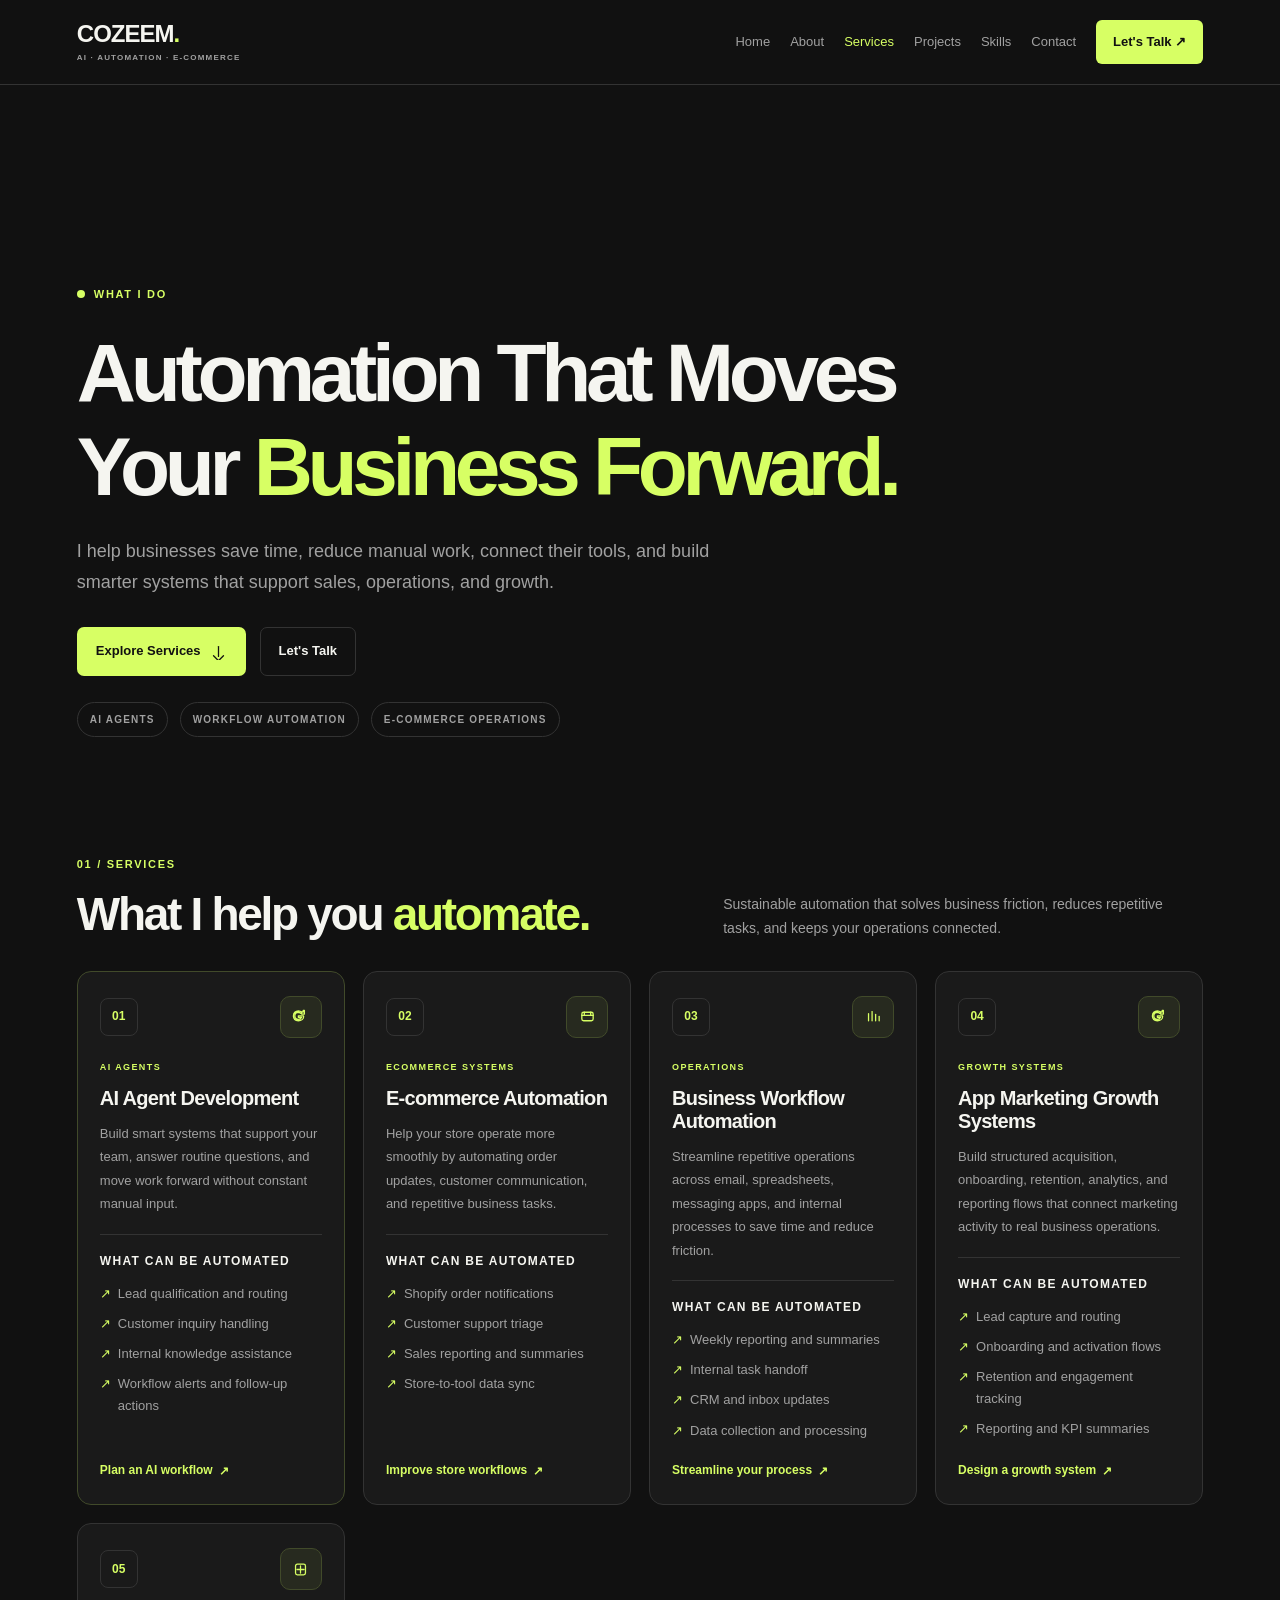
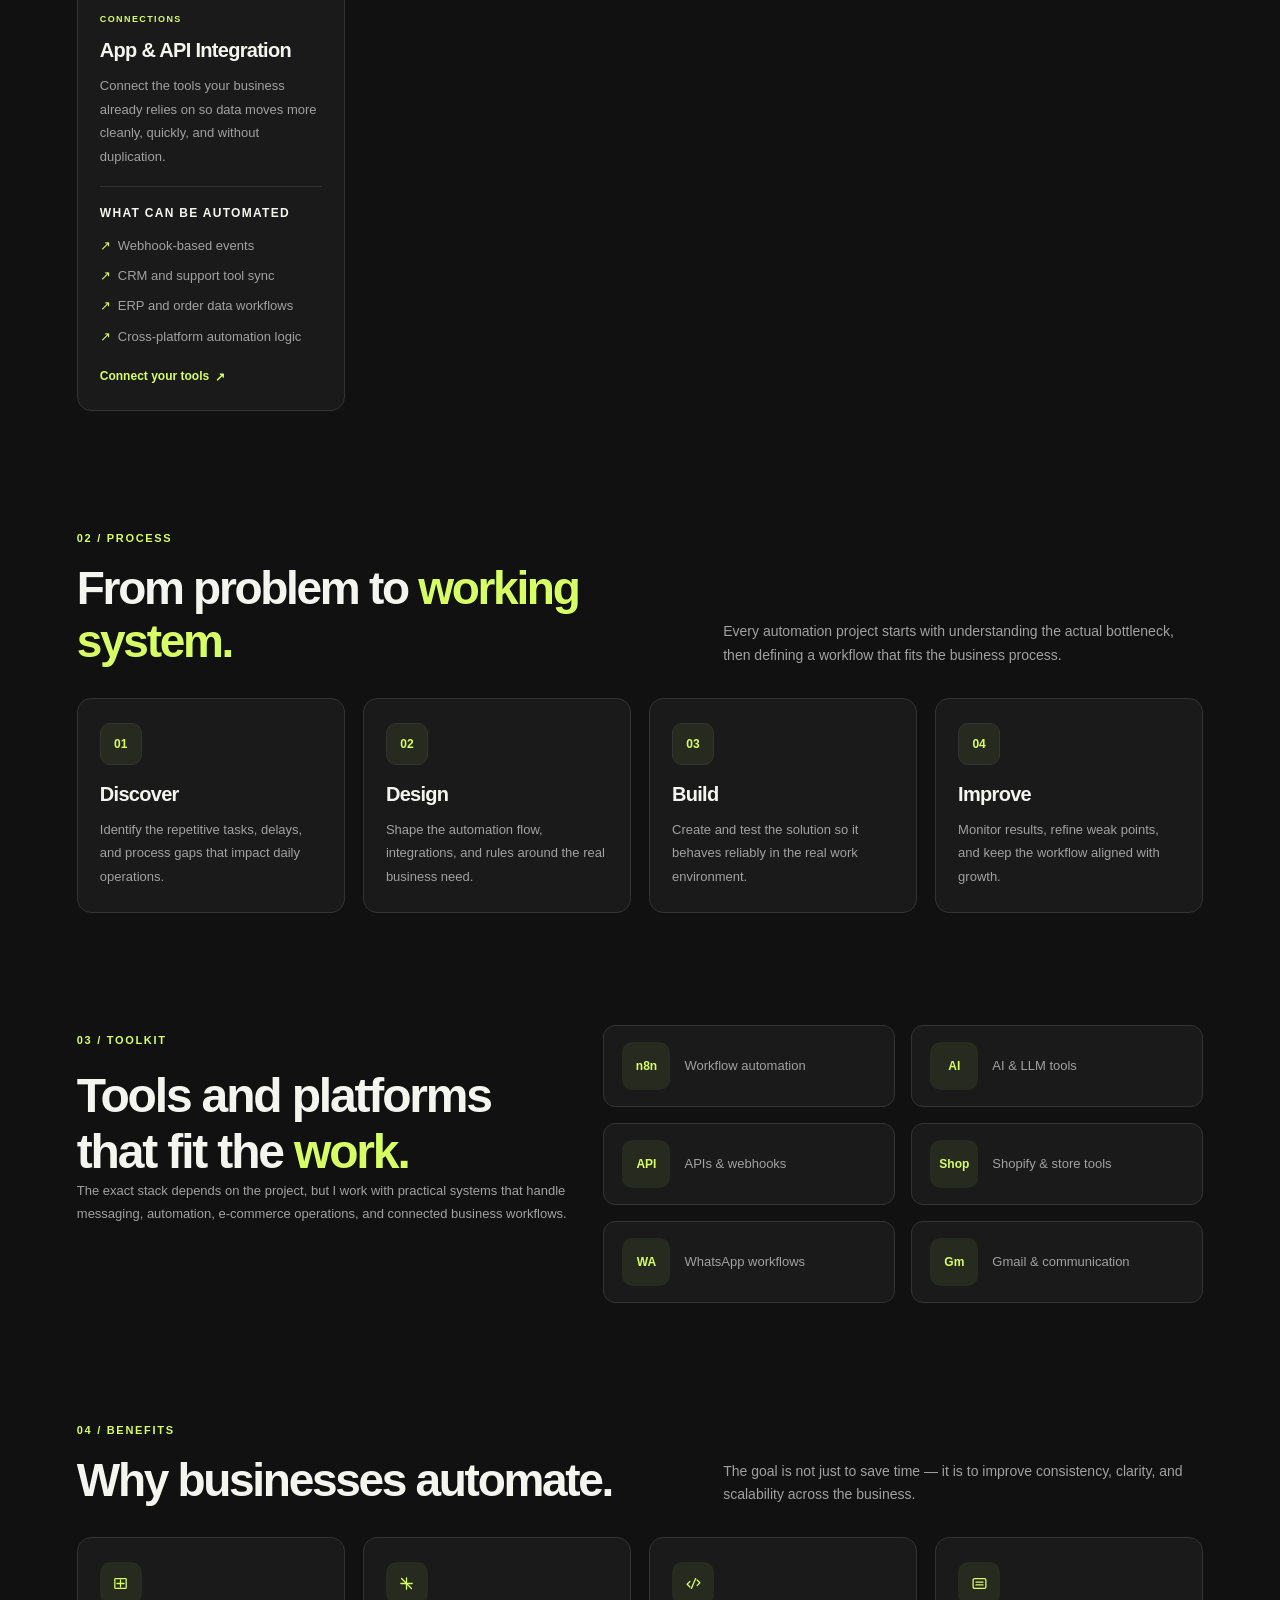
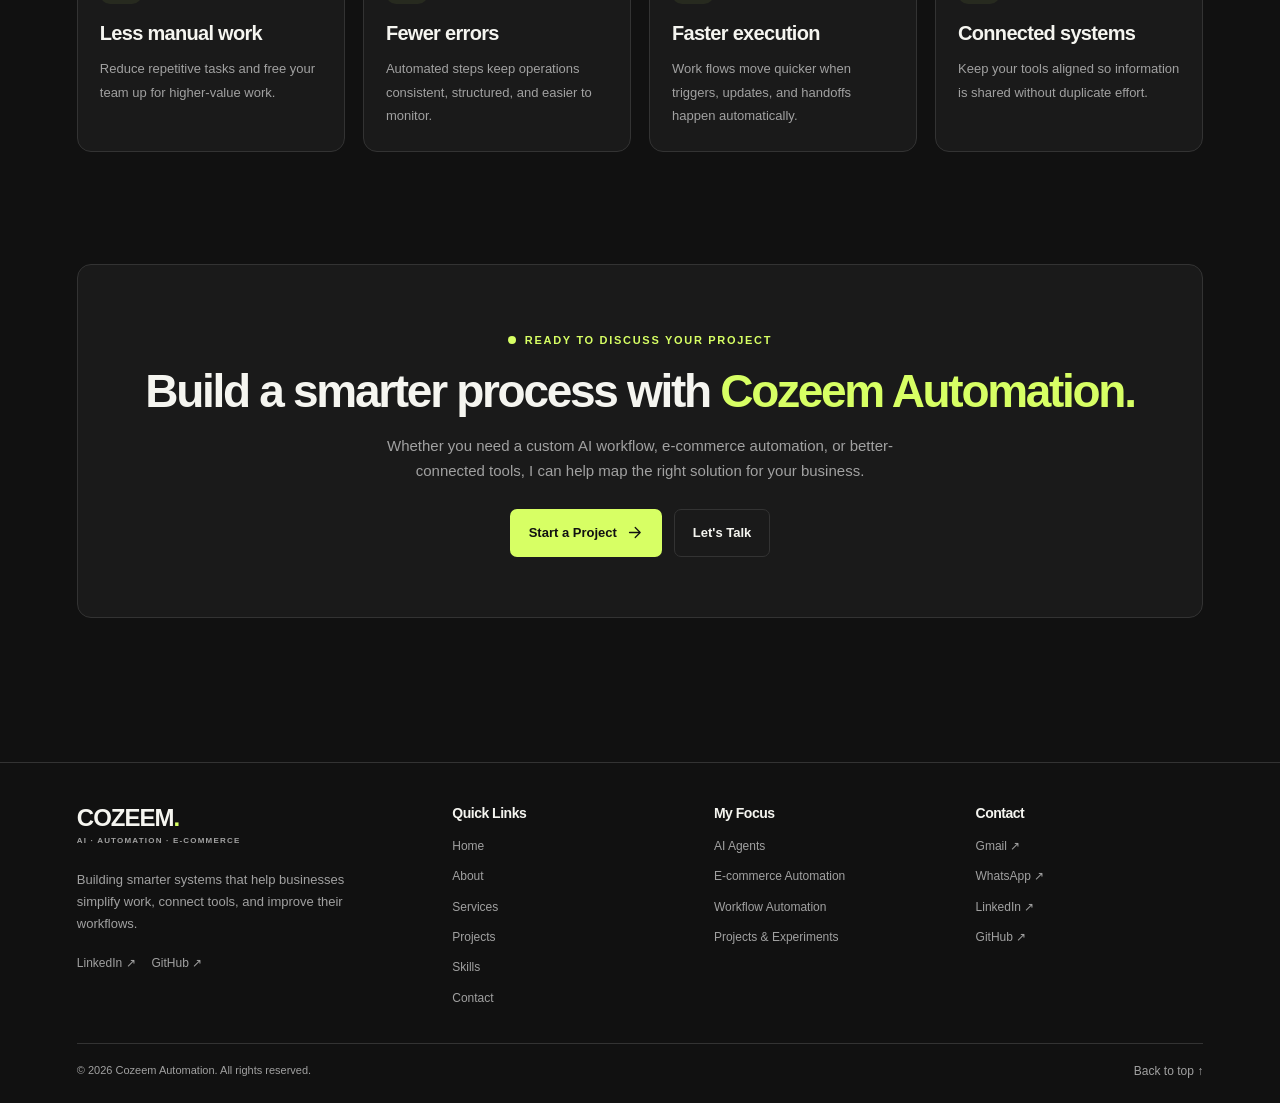
<file: services.html>
<!DOCTYPE html>
<html lang="en">
<head>
    <meta charset="UTF-8">
    <meta name="viewport" content="width=device-width, initial-scale=1.0">
    <meta name="description" content="Explore Cozeem Automation services for AI agents, business workflow automation, e-commerce workflows, and API integrations.">
    <title>Services | Cozeem Automation</title>
    <link rel="stylesheet" href="style.css">
</head>

<body class="services-page">

<header class="cc-header" id="top">
    <a class="cc-brand" href="index.html">
        COZEEM<span>.</span>
        <small>AI · AUTOMATION · E-COMMERCE</small>
    </a>

    <nav class="cc-nav" aria-label="Main navigation">
        <a href="index.html">Home</a>
        <a href="about.html">About</a>
        <a href="services.html" aria-current="page">Services</a>
        <a href="projects.html">Projects</a>
        <a href="skills.html">Skills</a>
        <a href="contact.html">Contact</a>
        <a class="cc-nav-button" href="contact.html">Let's Talk ↗</a>
    </nav>
</header>

<main class="cc-main services-main">

    <section class="cs-hero">
        <span class="cc-eyebrow">
            <span class="cc-live-dot"></span>
            WHAT I DO
        </span>

        <h1>Automation That Moves Your <span>Business Forward.</span></h1>

        <p>
            I help businesses save time, reduce manual work, connect their tools,
            and build smarter systems that support sales, operations, and growth.
        </p>

        <div class="cs-hero-actions">
            <a href="#cs-services" class="cc-primary-button">
                Explore Services
                <svg viewBox="0 0 24 24" aria-hidden="true"><path d="M12 5v14"></path><path d="m5 18 7 7 7-7"></path></svg>
            </a>
            <a href="contact.html" class="cc-secondary-button">Let's Talk</a>
        </div>

        <div class="cs-proof-row" aria-label="Core focus areas">
            <span>AI AGENTS</span>
            <span>WORKFLOW AUTOMATION</span>
            <span>E-COMMERCE OPERATIONS</span>
        </div>
    </section>

    <section class="cs-section" id="cs-services">
        <div class="cc-section-heading">
            <div>
                <span class="cc-kicker">01 / SERVICES</span>
                <h2>What I help you <span>automate.</span></h2>
            </div>
            <p>
                Sustainable automation that solves business friction, reduces repetitive tasks,
                and keeps your operations connected.
            </p>
        </div>

        <div class="cs-service-grid">
            <article class="cs-service-card cs-featured">
                <div class="cs-card-top">
                    <span class="cs-badge">01</span>
                    <span class="cs-icon" aria-hidden="true">
                        <svg viewBox="0 0 24 24"><path d="M9 18c-4.4 0-7-2.9-7-7s2.8-7 7-7c1.8 0 3.4.6 4.7 1.9l-1.6 1.6A5 5 0 0 0 9 6c-3 0-5 2.2-5 5s2 5 5 5c2.2 0 3.7-1.3 4.5-2.8H9v-2.2h7.3c.1.5.1.9.1 1.4C16.4 15.5 13.4 18 9 18Z"></path><path d="M17.5 8.5h-3.9V5.5h2.2V3.5h1.7v5Z"></path></svg>
                    </span>
                </div>

                <div class="cs-tag">AI AGENTS</div>
                <h3>AI Agent Development</h3>
                <p>
                    Build smart systems that support your team, answer routine questions,
                    and move work forward without constant manual input.
                </p>

                <div class="cs-divider"></div>
                <h4>What can be automated</h4>
                <ul class="cs-list">
                    <li>Lead qualification and routing</li>
                    <li>Customer inquiry handling</li>
                    <li>Internal knowledge assistance</li>
                    <li>Workflow alerts and follow-up actions</li>
                </ul>

                <a href="contact.html" class="cs-card-link">Plan an AI workflow <span>↗</span></a>
            </article>

            <article class="cs-service-card">
                <div class="cs-card-top">
                    <span class="cs-badge">02</span>
                    <span class="cs-icon" aria-hidden="true">
                        <svg viewBox="0 0 24 24"><path d="M4 8.5A2.5 2.5 0 0 1 6.5 6h11A2.5 2.5 0 0 1 20 8.5v7A2.5 2.5 0 0 1 17.5 18h-11A2.5 2.5 0 0 1 4 15.5v-7Z"></path><path d="M4 10.5h16"></path><path d="M7.5 6v4.5"></path><path d="M16.5 6v4.5"></path></svg>
                    </span>
                </div>

                <div class="cs-tag">ECOMMERCE SYSTEMS</div>
                <h3>E-commerce Automation</h3>
                <p>
                    Help your store operate more smoothly by automating order updates,
                    customer communication, and repetitive business tasks.
                </p>

                <div class="cs-divider"></div>
                <h4>What can be automated</h4>
                <ul class="cs-list">
                    <li>Shopify order notifications</li>
                    <li>Customer support triage</li>
                    <li>Sales reporting and summaries</li>
                    <li>Store-to-tool data sync</li>
                </ul>

                <a href="contact.html" class="cs-card-link">Improve store workflows <span>↗</span></a>
            </article>

            <article class="cs-service-card">
                <div class="cs-card-top">
                    <span class="cs-badge">03</span>
                    <span class="cs-icon" aria-hidden="true">
                        <svg viewBox="0 0 24 24"><path d="M5 18V8"></path><path d="M10 18V5"></path><path d="M15 18v-9"></path><path d="M20 18v-6"></path></svg>
                    </span>
                </div>

                <div class="cs-tag">OPERATIONS</div>
                <h3>Business Workflow Automation</h3>
                <p>
                    Streamline repetitive operations across email, spreadsheets,
                    messaging apps, and internal processes to save time and reduce friction.
                </p>

                <div class="cs-divider"></div>
                <h4>What can be automated</h4>
                <ul class="cs-list">
                    <li>Weekly reporting and summaries</li>
                    <li>Internal task handoff</li>
                    <li>CRM and inbox updates</li>
                    <li>Data collection and processing</li>
                </ul>

                <a href="contact.html" class="cs-card-link">Streamline your process <span>↗</span></a>
            </article>

            <article class="cs-service-card">
                <div class="cs-card-top">
                    <span class="cs-badge">04</span>
                    <span class="cs-icon" aria-hidden="true">
                        <svg viewBox="0 0 24 24"><path d="M9 18c-4.4 0-7-2.9-7-7s2.8-7 7-7c1.8 0 3.4.6 4.7 1.9l-1.6 1.6A5 5 0 0 0 9 6c-3 0-5 2.2-5 5s2 5 5 5c2.2 0 3.7-1.3 4.5-2.8H9v-2.2h7.3c.1.5.1.9.1 1.4C16.4 15.5 13.4 18 9 18Z"></path><path d="M17.5 8.5h-3.9V5.5h2.2V3.5h1.7v5Z"></path></svg>
                    </span>
                </div>

                <div class="cs-tag">GROWTH SYSTEMS</div>
                <h3>App Marketing Growth Systems</h3>
                <p>
                    Build structured acquisition, onboarding, retention, analytics, and reporting flows that connect marketing activity to real business operations.
                </p>

                <div class="cs-divider"></div>
                <h4>What can be automated</h4>
                <ul class="cs-list">
                    <li>Lead capture and routing</li>
                    <li>Onboarding and activation flows</li>
                    <li>Retention and engagement tracking</li>
                    <li>Reporting and KPI summaries</li>
                </ul>

                <a href="contact.html" class="cs-card-link">Design a growth system <span>↗</span></a>
            </article>

            <article class="cs-service-card">
                <div class="cs-card-top">
                    <span class="cs-badge">05</span>
                    <span class="cs-icon" aria-hidden="true">
                        <svg viewBox="0 0 24 24"><path d="M12 17V7"></path><path d="M7 12h10"></path><path d="M7.5 4.5h9A2.5 2.5 0 0 1 19 7v10a2.5 2.5 0 0 1-2.5 2.5h-9A2.5 2.5 0 0 1 5 17V7a2.5 2.5 0 0 1 2.5-2.5Z"></path></svg>
                    </span>
                </div>

                <div class="cs-tag">CONNECTIONS</div>
                <h3>App &amp; API Integration</h3>
                <p>
                    Connect the tools your business already relies on so data moves more cleanly,
                    quickly, and without duplication.
                </p>

                <div class="cs-divider"></div>
                <h4>What can be automated</h4>
                <ul class="cs-list">
                    <li>Webhook-based events</li>
                    <li>CRM and support tool sync</li>
                    <li>ERP and order data workflows</li>
                    <li>Cross-platform automation logic</li>
                </ul>

                <a href="contact.html" class="cs-card-link">Connect your tools <span>↗</span></a>
            </article>
        </div>
    </section>

    <section class="cs-section">
        <div class="cc-section-heading">
            <div>
                <span class="cc-kicker">02 / PROCESS</span>
                <h2>From problem to <span>working system.</span></h2>
            </div>
            <p>
                Every automation project starts with understanding the actual bottleneck,
                then defining a workflow that fits the business process.
            </p>
        </div>

        <div class="cs-process-grid">
            <article class="cs-process-card">
                <span class="cs-step-number">01</span>
                <h3>Discover</h3>
                <p>Identify the repetitive tasks, delays, and process gaps that impact daily operations.</p>
            </article>

            <article class="cs-process-card">
                <span class="cs-step-number">02</span>
                <h3>Design</h3>
                <p>Shape the automation flow, integrations, and rules around the real business need.</p>
            </article>

            <article class="cs-process-card">
                <span class="cs-step-number">03</span>
                <h3>Build</h3>
                <p>Create and test the solution so it behaves reliably in the real work environment.</p>
            </article>

            <article class="cs-process-card">
                <span class="cs-step-number">04</span>
                <h3>Improve</h3>
                <p>Monitor results, refine weak points, and keep the workflow aligned with growth.</p>
            </article>
        </div>
    </section>

    <section class="cs-section cs-tools-section">
        <div class="cs-tools-copy">
            <span class="cc-kicker">03 / TOOLKIT</span>
            <h2>Tools and platforms that fit the <span>work.</span></h2>
            <p>
                The exact stack depends on the project, but I work with practical systems that handle messaging,
                automation, e-commerce operations, and connected business workflows.
            </p>
        </div>

        <div class="cs-tools-grid">
            <div class="cs-tool-item"><span class="cs-tool-mark">n8n</span><span>Workflow automation</span></div>
            <div class="cs-tool-item"><span class="cs-tool-mark">AI</span><span>AI &amp; LLM tools</span></div>
            <div class="cs-tool-item"><span class="cs-tool-mark">API</span><span>APIs &amp; webhooks</span></div>
            <div class="cs-tool-item"><span class="cs-tool-mark">Shop</span><span>Shopify &amp; store tools</span></div>
            <div class="cs-tool-item"><span class="cs-tool-mark">WA</span><span>WhatsApp workflows</span></div>
            <div class="cs-tool-item"><span class="cs-tool-mark">Gm</span><span>Gmail &amp; communication</span></div>
        </div>
    </section>

    <section class="cs-section">
        <div class="cc-section-heading">
            <div>
                <span class="cc-kicker">04 / BENEFITS</span>
                <h2>Why businesses automate.</h2>
            </div>
            <p>
                The goal is not just to save time — it is to improve consistency,
                clarity, and scalability across the business.
            </p>
        </div>

        <div class="cs-benefits-grid">
            <article class="cs-benefit-item">
                <span class="cs-benefit-icon" aria-hidden="true">
                    <svg viewBox="0 0 24 24"><path d="M7 12h10"></path><path d="M12 7v10"></path><path d="M5 19h14a1 1 0 0 0 1-1V6a1 1 0 0 0-1-1H5a1 1 0 0 0-1 1v12a1 1 0 0 0 1 1Z"></path></svg>
                </span>
                <h3>Less manual work</h3>
                <p>Reduce repetitive tasks and free your team up for higher-value work.</p>
            </article>

            <article class="cs-benefit-item">
                <span class="cs-benefit-icon" aria-hidden="true">
                    <svg viewBox="0 0 24 24"><path d="M4 12h16"></path><path d="M12 4v16"></path><path d="M5 5l14 14"></path></svg>
                </span>
                <h3>Fewer errors</h3>
                <p>Automated steps keep operations consistent, structured, and easier to monitor.</p>
            </article>

            <article class="cs-benefit-item">
                <span class="cs-benefit-icon" aria-hidden="true">
                    <svg viewBox="0 0 24 24"><path d="M7 17 3 13l4-4"></path><path d="M17 7l4 4-4 4"></path><path d="M15 5 9 19"></path></svg>
                </span>
                <h3>Faster execution</h3>
                <p>Work flows move quicker when triggers, updates, and handoffs happen automatically.</p>
            </article>

            <article class="cs-benefit-item">
                <span class="cs-benefit-icon" aria-hidden="true">
                    <svg viewBox="0 0 24 24"><path d="M7 10h10"></path><path d="M7 14h10"></path><path d="M5 5h14a2 2 0 0 1 2 2v10a2 2 0 0 1-2 2H5a2 2 0 0 1-2-2V7a2 2 0 0 1 2-2Z"></path></svg>
                </span>
                <h3>Connected systems</h3>
                <p>Keep your tools aligned so information is shared without duplicate effort.</p>
            </article>
        </div>
    </section>

    <section class="cc-availability cs-cta-panel">
        <span class="cc-kicker">
            <span class="cc-live-dot"></span>
            READY TO DISCUSS YOUR PROJECT
        </span>

        <h2>Build a smarter process with <span>Cozeem Automation.</span></h2>

        <p>
            Whether you need a custom AI workflow, e-commerce automation, or better-connected tools,
            I can help map the right solution for your business.
        </p>

        <div class="cc-availability-actions">
            <a href="contact.html" class="cc-primary-button">
                Start a Project
                <svg viewBox="0 0 24 24" aria-hidden="true"><path d="M5 12h14"></path><path d="m13 5 7 7-7 7"></path></svg>
            </a>
            <a href="contact.html#cc-message" class="cc-secondary-button">
                Let's Talk
            </a>
        </div>
    </section>

</main>

<footer class="cc-footer services-footer">
    <div class="cc-footer-top">
        <div class="cc-footer-about">
            <a class="cc-brand" href="index.html">
                COZEEM<span>.</span>
                <small>AI · AUTOMATION · E-COMMERCE</small>
            </a>

            <p>
                Building smarter systems that help businesses simplify work,
                connect tools, and improve their workflows.
            </p>

            <div class="cc-social-links">
                <a href="https://www.linkedin.com/in/musa-kazeem-52a148405/" target="_blank" rel="noopener noreferrer">LinkedIn ↗</a>
                <a href="https://github.com/cozeem-automation" target="_blank" rel="noopener noreferrer">GitHub ↗</a>
            </div>
        </div>

        <div class="cc-footer-column">
            <h3>Quick Links</h3>
            <a href="index.html">Home</a>
            <a href="about.html">About</a>
            <a href="services.html">Services</a>
            <a href="projects.html">Projects</a>
            <a href="skills.html">Skills</a>
            <a href="contact.html">Contact</a>
        </div>

        <div class="cc-footer-column">
            <h3>My Focus</h3>
            <a href="services.html">AI Agents</a>
            <a href="services.html">E-commerce Automation</a>
            <a href="services.html">Workflow Automation</a>
            <a href="projects.html">Projects &amp; Experiments</a>
        </div>

        <div class="cc-footer-column">
            <h3>Contact</h3>
            <a href="mailto:cozeem.atomation@gmail.com">Gmail ↗</a>
            <a href="https://wa.me/2348036388403" target="_blank" rel="noopener noreferrer">WhatsApp ↗</a>
            <a href="https://www.linkedin.com/in/musa-kazeem-52a148405/" target="_blank" rel="noopener noreferrer">LinkedIn ↗</a>
            <a href="https://github.com/cozeem-automation" target="_blank" rel="noopener noreferrer">GitHub ↗</a>
        </div>
    </div>

    <div class="cc-footer-bottom">
        <p>© <span id="cc-year"></span> Cozeem Automation. All rights reserved.</p>
        <a href="#top">Back to top ↑</a>
    </div>
</footer>

<script>
    document.getElementById("cc-year").textContent = new Date().getFullYear();
</script>

</body>
</html>
</file>
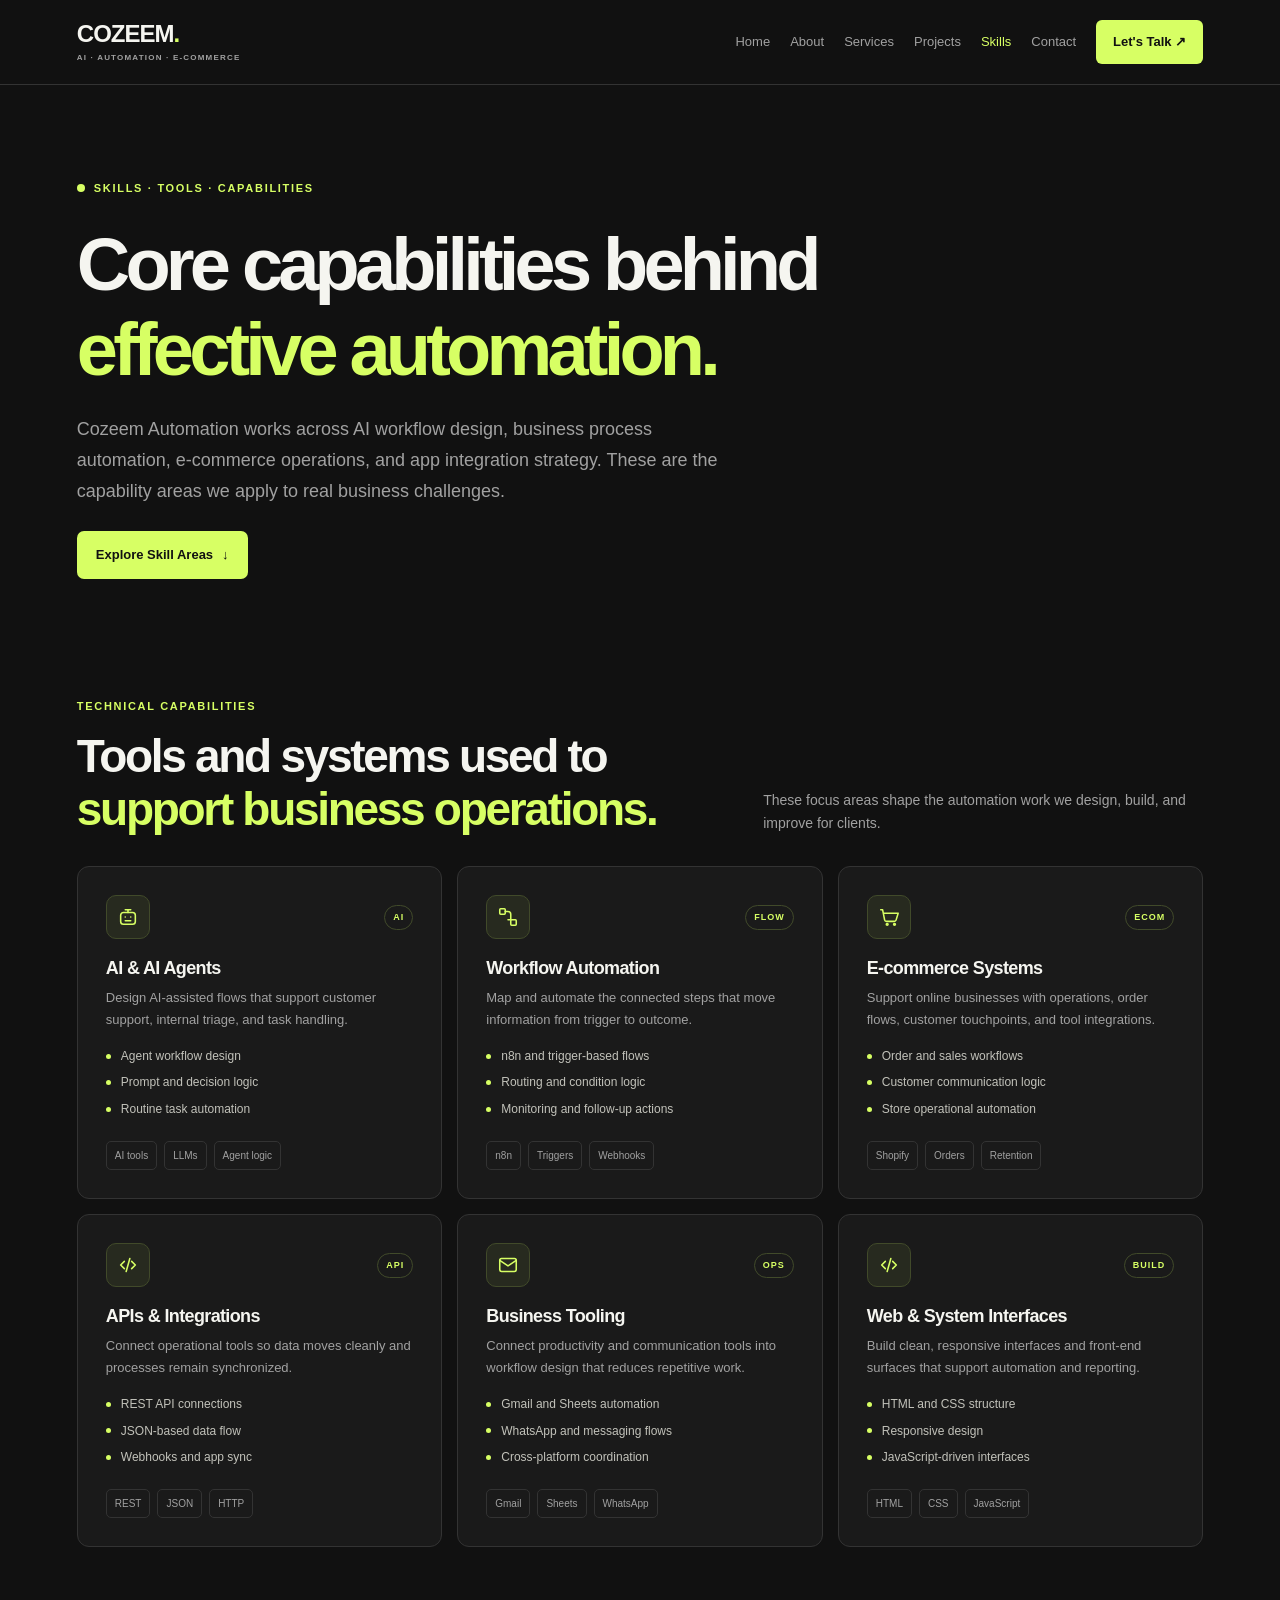
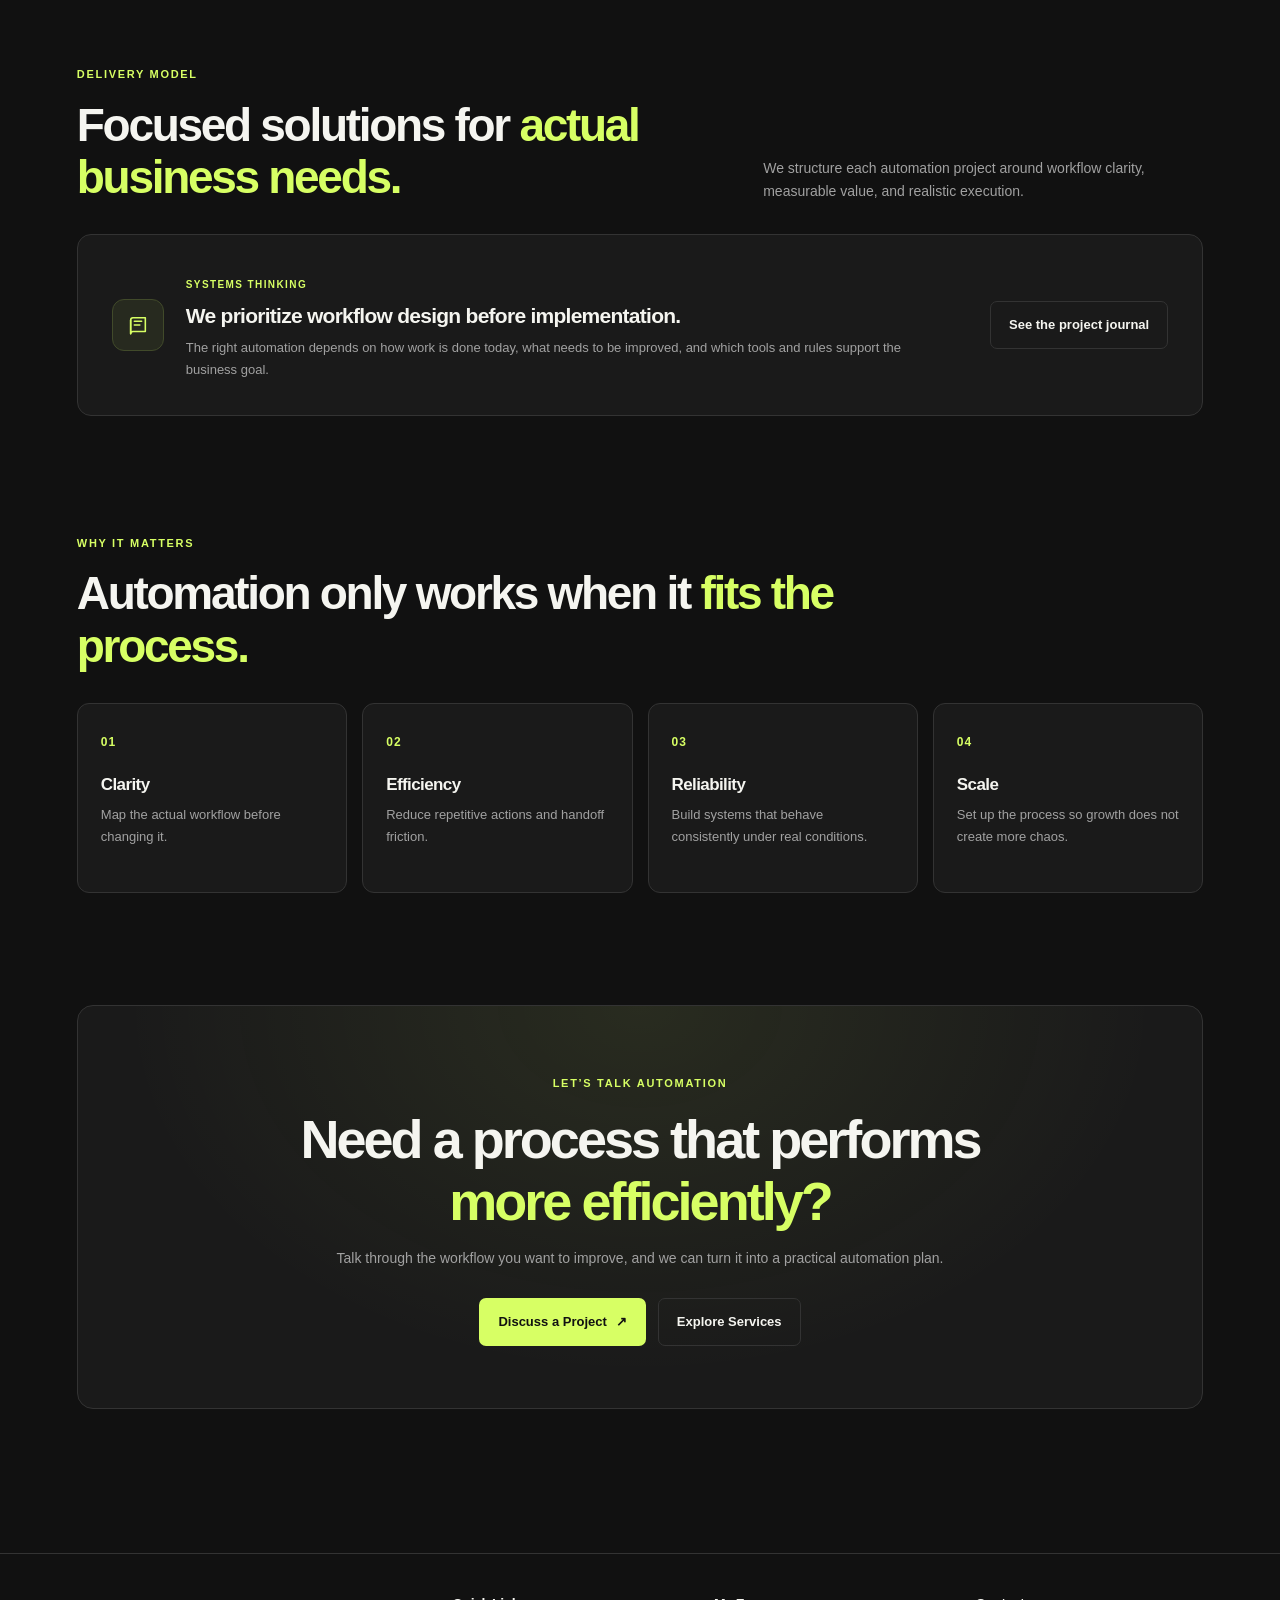
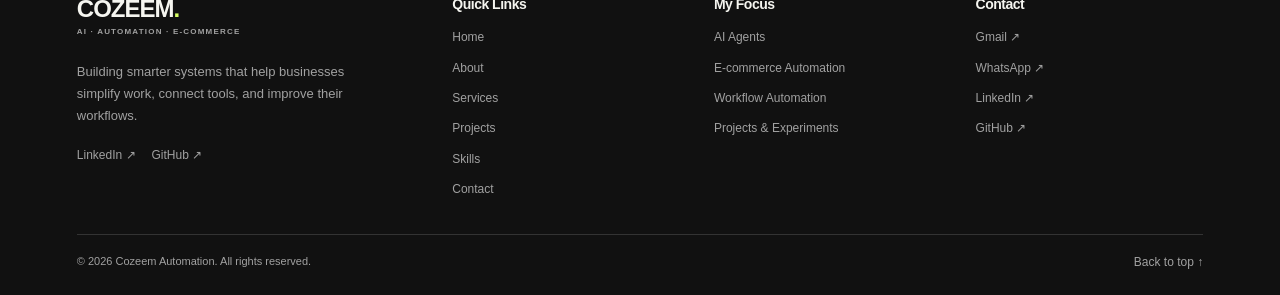
<file: skills.html>
<!DOCTYPE html>
<html lang="en">
<head>
    <meta charset="UTF-8">
    <meta name="viewport" content="width=device-width, initial-scale=1.0">
    <meta name="description" content="Explore the AI, workflow automation, e-commerce, integration, and web development skills Cozeem is learning.">
    <title>Skills | Cozeem Automation</title>
    <link rel="stylesheet" href="style.css">
</head>

<body class="cozeem-skills">
<header class="cc-header" id="top">
    <a class="cc-brand" href="index.html">
        COZEEM<span>.</span>
        <small>AI · AUTOMATION · E-COMMERCE</small>
    </a>
    <nav class="cc-nav" aria-label="Main navigation">
        <a href="index.html">Home</a>
        <a href="about.html">About</a>
        <a href="services.html">Services</a>
        <a href="projects.html">Projects</a>
        <a href="skills.html" aria-current="page">Skills</a>
        <a href="contact.html">Contact</a>
        <a class="cc-nav-button" href="contact.html">Let's Talk ↗</a>
    </nav>
</header>

<main class="cc-main ca-main">
    <section class="ca-skills-hero">
        <span class="cc-eyebrow"><span class="cc-live-dot"></span> SKILLS · TOOLS · CAPABILITIES</span>
        <h1>Core capabilities behind <span>effective automation.</span></h1>
        <p>
            Cozeem Automation works across AI workflow design, business process automation,
            e-commerce operations, and app integration strategy. These are the capability areas we apply
            to real business challenges.
        </p>
        <a class="cc-primary-button" href="#skill-areas">Explore Skill Areas <span aria-hidden="true">↓</span></a>
    </section>

    <section class="ca-section ca-skill-areas" id="skill-areas">
        <div class="cc-section-heading">
            <div>
                <span class="cc-kicker">TECHNICAL CAPABILITIES</span>
                <h2>Tools and systems used to <span>support business operations.</span></h2>
            </div>
            <p>These focus areas shape the automation work we design, build, and improve for clients.</p>
        </div>
        <div class="ca-skill-grid">
            <article class="ca-skill-card">
                <div class="ca-skill-card-top"><span class="ca-icon" aria-hidden="true"><svg viewBox="0 0 24 24"><rect x="4" y="7" width="16" height="13" rx="3"></rect><path d="M9 12h.01M15 12h.01M9 16h6M12 7V4M9 4h6"></path></svg></span><span class="ca-learning-badge">AI</span></div>
                <h3>AI &amp; AI Agents</h3>
                <p>Design AI-assisted flows that support customer support, internal triage, and task handling.</p>
                <ul><li>Agent workflow design</li><li>Prompt and decision logic</li><li>Routine task automation</li></ul>
                <div class="ca-tags"><span>AI tools</span><span>LLMs</span><span>Agent logic</span></div>
            </article>
            <article class="ca-skill-card">
                <div class="ca-skill-card-top"><span class="ca-icon" aria-hidden="true"><svg viewBox="0 0 24 24"><rect x="3" y="3" width="6" height="6" rx="1"></rect><rect x="15" y="15" width="6" height="6" rx="1"></rect><path d="M9 6h3a3 3 0 0 1 3 3v6M12 15h3"></path></svg></span><span class="ca-learning-badge">FLOW</span></div>
                <h3>Workflow Automation</h3>
                <p>Map and automate the connected steps that move information from trigger to outcome.</p>
                <ul><li>n8n and trigger-based flows</li><li>Routing and condition logic</li><li>Monitoring and follow-up actions</li></ul>
                <div class="ca-tags"><span>n8n</span><span>Triggers</span><span>Webhooks</span></div>
            </article>
            <article class="ca-skill-card">
                <div class="ca-skill-card-top"><span class="ca-icon" aria-hidden="true"><svg viewBox="0 0 24 24"><path d="M3 4h2l2.2 11.2a2 2 0 0 0 2 1.6h8.6a2 2 0 0 0 1.9-1.4L22 8H6"></path><circle cx="10" cy="20" r="1"></circle><circle cx="18" cy="20" r="1"></circle></svg></span><span class="ca-learning-badge">ECOM</span></div>
                <h3>E-commerce Systems</h3>
                <p>Support online businesses with operations, order flows, customer touchpoints, and tool integrations.</p>
                <ul><li>Order and sales workflows</li><li>Customer communication logic</li><li>Store operational automation</li></ul>
                <div class="ca-tags"><span>Shopify</span><span>Orders</span><span>Retention</span></div>
            </article>
            <article class="ca-skill-card">
                <div class="ca-skill-card-top"><span class="ca-icon" aria-hidden="true"><svg viewBox="0 0 24 24"><path d="M8 8 4 12l4 4M16 8l4 4-4 4M14 5l-4 14"></path></svg></span><span class="ca-learning-badge">API</span></div>
                <h3>APIs &amp; Integrations</h3>
                <p>Connect operational tools so data moves cleanly and processes remain synchronized.</p>
                <ul><li>REST API connections</li><li>JSON-based data flow</li><li>Webhooks and app sync</li></ul>
                <div class="ca-tags"><span>REST</span><span>JSON</span><span>HTTP</span></div>
            </article>
            <article class="ca-skill-card">
                <div class="ca-skill-card-top"><span class="ca-icon" aria-hidden="true"><svg viewBox="0 0 24 24"><rect x="3" y="5" width="18" height="14" rx="2"></rect><path d="m3 7 9 6 9-6"></path></svg></span><span class="ca-learning-badge">OPS</span></div>
                <h3>Business Tooling</h3>
                <p>Connect productivity and communication tools into workflow design that reduces repetitive work.</p>
                <ul><li>Gmail and Sheets automation</li><li>WhatsApp and messaging flows</li><li>Cross-platform coordination</li></ul>
                <div class="ca-tags"><span>Gmail</span><span>Sheets</span><span>WhatsApp</span></div>
            </article>
            <article class="ca-skill-card">
                <div class="ca-skill-card-top"><span class="ca-icon" aria-hidden="true"><svg viewBox="0 0 24 24"><path d="m8 8-4 4 4 4M16 8l4 4-4 4"></path><path d="m14 5-4 14"></path></svg></span><span class="ca-learning-badge">BUILD</span></div>
                <h3>Web &amp; System Interfaces</h3>
                <p>Build clean, responsive interfaces and front-end surfaces that support automation and reporting.</p>
                <ul><li>HTML and CSS structure</li><li>Responsive design</li><li>JavaScript-driven interfaces</li></ul>
                <div class="ca-tags"><span>HTML</span><span>CSS</span><span>JavaScript</span></div>
            </article>
        </div>
    </section>

    <section class="ca-section ca-practice">
        <div class="cc-section-heading">
            <div>
                <span class="cc-kicker">DELIVERY MODEL</span>
                <h2>Focused solutions for <span>actual business needs.</span></h2>
            </div>
            <p>We structure each automation project around workflow clarity, measurable value, and realistic execution.</p>
        </div>
        <div class="ca-project-notice">
            <span class="ca-project-mark" aria-hidden="true"><svg viewBox="0 0 24 24"><path d="M4 6.5A2.5 2.5 0 0 1 6.5 4H20v15H6.5A2.5 2.5 0 0 0 4 21.5z"></path><path d="M4 6.5v15M8 8h8M8 12h6"></path></svg></span>
            <div>
                <span class="ca-status">SYSTEMS THINKING</span>
                <h3>We prioritize workflow design before implementation.</h3>
                <p>The right automation depends on how work is done today, what needs to be improved, and which tools and rules support the business goal.</p>
            </div>
            <a class="cc-secondary-button" href="projects.html">See the project journal</a>
        </div>
    </section>

    <section class="ca-section ca-development">
        <div class="cc-section-heading">
            <div>
                <span class="cc-kicker">WHY IT MATTERS</span>
                <h2>Automation only works when it <span>fits the process.</span></h2>
            </div>
        </div>
        <div class="ca-step-grid">
            <article class="ca-step"><span>01</span><h3>Clarity</h3><p>Map the actual workflow before changing it.</p></article>
            <article class="ca-step"><span>02</span><h3>Efficiency</h3><p>Reduce repetitive actions and handoff friction.</p></article>
            <article class="ca-step"><span>03</span><h3>Reliability</h3><p>Build systems that behave consistently under real conditions.</p></article>
            <article class="ca-step"><span>04</span><h3>Scale</h3><p>Set up the process so growth does not create more chaos.</p></article>
        </div>
    </section>

    <section class="ca-cta">
        <span class="cc-kicker">LET’S TALK AUTOMATION</span>
        <h2>Need a process that performs <span>more efficiently?</span></h2>
        <p>Talk through the workflow you want to improve, and we can turn it into a practical automation plan.</p>
        <div class="ca-cta-actions">
            <a class="cc-primary-button" href="contact.html">Discuss a Project <span aria-hidden="true">↗</span></a>
            <a class="cc-secondary-button" href="services.html">Explore Services</a>
        </div>
    </section>
</main>

<footer class="cc-footer">
    <div class="cc-footer-top">
        <div class="cc-footer-about">
            <a class="cc-brand" href="index.html">COZEEM<span>.</span><small>AI · AUTOMATION · E-COMMERCE</small></a>
            <p>Building smarter systems that help businesses simplify work, connect tools, and improve their workflows.</p>
            <div class="cc-social-links">
                <a href="https://www.linkedin.com/in/musa-kazeem-52a148405/" target="_blank" rel="noopener noreferrer">LinkedIn ↗</a>
                <a href="https://github.com/cozeem-automation" target="_blank" rel="noopener noreferrer">GitHub ↗</a>
            </div>
        </div>
        <div class="cc-footer-column">
            <h3>Quick Links</h3>
            <a href="index.html">Home</a><a href="about.html">About</a><a href="services.html">Services</a><a href="projects.html">Projects</a><a href="skills.html">Skills</a><a href="contact.html">Contact</a>
        </div>
        <div class="cc-footer-column">
            <h3>My Focus</h3>
            <a href="services.html">AI Agents</a><a href="services.html">E-commerce Automation</a><a href="services.html">Workflow Automation</a><a href="projects.html">Projects &amp; Experiments</a>
        </div>
        <div class="cc-footer-column">
            <h3>Contact</h3>
            <a href="mailto:cozeem.atomation@gmail.com">Gmail ↗</a><a href="https://wa.me/2348036388403" target="_blank" rel="noopener noreferrer">WhatsApp ↗</a><a href="https://www.linkedin.com/in/musa-kazeem-52a148405/" target="_blank" rel="noopener noreferrer">LinkedIn ↗</a><a href="https://github.com/cozeem-automation" target="_blank" rel="noopener noreferrer">GitHub ↗</a>
        </div>
    </div>
    <div class="cc-footer-bottom">
        <p>© 2026 Cozeem Automation. All rights reserved.</p>
        <a href="#top">Back to top ↑</a>
    </div>
</footer>
</body>
</html>
</file>
<file: style.css>
/* =========================================
   COZEEM AUTOMATION
   Shared design system
========================================= */

:root {
  --background: #111111;
  --surface: #1A1A1A;
  --surface-hover: #222222;
  --accent: #D7FF64;
  --white: #F5F5F0;
  --muted: #A1A1A1;
  --border: #333333;

  --page-width: 1200px;
  --page-gutter: 8%;
  --radius: 10px;
}

* {
  margin: 0;
  padding: 0;
  box-sizing: border-box;
}

html {
  scroll-behavior: smooth;
  scroll-padding-top: 100px;
}

body {
  font-family: "Manrope", Arial, sans-serif;
  background: var(--background);
  color: var(--white);
  line-height: 1.7;
  -webkit-font-smoothing: antialiased;
}

img {
  display: block;
  max-width: 100%;
}

a {
  color: inherit;
}

button,
input,
textarea,
select {
  font: inherit;
}

::selection {
  background: var(--accent);
  color: var(--background);
}

.site-header,
header.site-header {
  width: 100%;
  padding: 22px var(--page-gutter);
  display: flex;
  align-items: center;
  justify-content: space-between;
  gap: 28px;
  border-bottom: 1px solid var(--border);
  background: var(--background);
  position: relative;
  z-index: 10;
}

.logo {
  color: var(--white);
  text-decoration: none;
  font-size: 25px;
  font-weight: 800;
  letter-spacing: -1.3px;
  white-space: nowrap;
}

.logo span,
h1 span,
h2 span {
  color: var(--accent);
}

.navigation,
.footer-links {
  display: flex;
  align-items: center;
  gap: 24px;
}

.navigation a,
.footer-links a {
  color: var(--muted);
  text-decoration: none;
  font-size: 13px;
  transition: color 0.2s ease;
}

.navigation a:hover,
.navigation a.active,
.navigation a[aria-current="page"],
.footer-links a:hover {
  color: var(--accent);
}

.nav-cta {
  color: var(--background);
  background: var(--accent);
  padding: 10px 17px;
  border-radius: 5px;
  text-decoration: none;
  font-size: 13px;
  font-weight: 800;
  white-space: nowrap;
  transition: transform 0.2s ease, background 0.2s ease;
}

.nav-cta:hover {
  background: #E5FF9D;
  transform: translateY(-2px);
}

main {
  width: 100%;
  max-width: 1600px;
  margin: 0 auto;
  padding: 65px var(--page-gutter) 85px;
}

section {
  margin-top: 110px;
}

section:first-child {
  margin-top: 0;
}

.eyebrow,
.service-label {
  color: var(--accent);
  font-size: 11px;
  font-weight: 800;
  letter-spacing: 2px;
  text-transform: uppercase;
}

h1,
h2,
h3 {
  color: var(--white);
  line-height: 1.15;
}

h1 {
  font-size: clamp(44px, 7vw, 88px);
  font-weight: 800;
  letter-spacing: -0.065em;
}

h2 {
  font-size: clamp(30px, 4vw, 48px);
  letter-spacing: -0.045em;
  margin-top: 16px;
}

h3 {
  font-size: 21px;
  letter-spacing: -0.035em;
}

.section-description {
  max-width: 650px;
  margin-top: 20px;
  color: var(--muted);
  font-size: 16px;
}

.button,
.button-primary,
.button-secondary {
  display: inline-flex;
  align-items: center;
  justify-content: center;
  gap: 8px;
  min-height: 48px;
  padding: 13px 21px;
  border: 1px solid transparent;
  border-radius: 5px;
  text-decoration: none;
  font-size: 13px;
  font-weight: 800;
  transition: transform 0.2s ease, background 0.2s ease, border-color 0.2s ease;
}

.button,
.button-primary {
  background: var(--accent);
  color: var(--background);
}

.button:hover,
.button-primary:hover {
  background: #E5FF9D;
  transform: translateY(-2px);
}

.button-secondary {
  background: transparent;
  color: var(--white);
  border-color: var(--border);
}

.button-secondary:hover {
  border-color: var(--accent);
  transform: translateY(-2px);
}

.cozeem-contact .cc-header,
.cozeem-contact .cc-main,
.cozeem-contact .cc-footer,
.services-page .cc-header,
.services-page .cc-main,
.services-page .cc-footer {
  width: 100%;
  max-width: 1320px;
  margin-right: auto;
  margin-left: auto;
}

.cozeem-contact .cc-header,
.services-page .cc-header {
  display: flex;
  align-items: center;
  justify-content: space-between;
  flex-wrap: wrap;
  gap: 18px 32px;
  padding: 20px clamp(20px, 6vw, 78px);
  border-bottom: 1px solid var(--border);
}

.cozeem-contact .cc-brand,
.services-page .cc-brand {
  display: inline-block;
  color: var(--white);
  text-decoration: none;
  font-size: 24px;
  font-weight: 800;
  letter-spacing: -1px;
  line-height: 1.1;
  white-space: nowrap;
}

.cozeem-contact .cc-brand > span,
.services-page .cc-brand > span {
  color: var(--accent);
}

.cozeem-contact .cc-brand small,
.services-page .cc-brand small {
  display: block;
  margin-top: 6px;
  color: var(--muted);
  font-size: 8px;
  font-weight: 700;
  letter-spacing: 1.2px;
}

.cozeem-contact .cc-nav,
.services-page .cc-nav {
  display: flex;
  align-items: center;
  justify-content: flex-end;
  flex-wrap: wrap;
  gap: 8px 20px;
  min-width: 0;
}

.cozeem-contact .cc-nav a,
.services-page .cc-nav a {
  display: inline-flex;
  align-items: center;
  justify-content: center;
  min-height: 44px;
  color: var(--muted);
  font-size: 13px;
  text-decoration: none;
  transition: color 0.2s ease, background 0.2s ease, border-color 0.2s ease;
}

.cozeem-contact .cc-nav a:hover,
.cozeem-contact .cc-nav a[aria-current="page"],
.services-page .cc-nav a:hover,
.services-page .cc-nav a[aria-current="page"] {
  color: var(--accent);
}

.cozeem-contact .cc-nav .cc-nav-button,
.services-page .cc-nav .cc-nav-button {
  padding: 0 17px;
  border-radius: 6px;
  background: var(--accent);
  color: var(--background);
  font-weight: 800;
  white-space: nowrap;
}

.cozeem-contact .cc-nav .cc-nav-button:hover,
.services-page .cc-nav .cc-nav-button:hover {
  background: #e5ff9d;
  color: var(--background);
}

.cozeem-contact .cc-main,
.services-page .cc-main {
  padding: clamp(48px, 7vw, 88px) clamp(20px, 6vw, 78px) 24px;
}

.cozeem-contact .cc-main > section,
.services-page .cc-main > section {
  min-width: 0;
  margin-top: clamp(64px, 9vw, 112px);
}

.cozeem-contact .cc-hero,
.services-page .cs-hero {
  max-width: 880px;
  margin-top: 0;
}

.cozeem-contact .cc-eyebrow,
.cozeem-contact .cc-kicker,
.services-page .cc-eyebrow,
.services-page .cc-kicker {
  display: inline-flex;
  align-items: center;
  gap: 9px;
  color: var(--accent);
  font-size: 11px;
  font-weight: 800;
  letter-spacing: 1.7px;
}

.cozeem-contact .cc-live-dot,
.services-page .cc-live-dot {
  display: inline-block;
  width: 8px;
  height: 8px;
  flex: 0 0 8px;
  border-radius: 50%;
  background: var(--accent);
}

.cozeem-contact .cc-hero h1,
.services-page .cs-hero h1 {
  max-width: 850px;
  margin-top: 22px;
  font-size: clamp(42px, 7.2vw, 82px);
  letter-spacing: -0.065em;
  overflow-wrap: anywhere;
}

.cozeem-contact .cc-hero h1 span,
.cozeem-contact .cc-availability h2 span,
.services-page .cs-hero h1 span,
.services-page .cc-availability h2 span {
  color: var(--accent);
}

.cozeem-contact .cc-hero > p,
.services-page .cs-hero > p {
  max-width: 660px;
  margin-top: 22px;
  color: var(--muted);
  font-size: clamp(15px, 1.7vw, 18px);
}

.cozeem-contact .cc-section-heading,
.services-page .cc-section-heading {
  display: flex;
  align-items: end;
  justify-content: space-between;
  gap: 24px;
  margin-bottom: 30px;
}

.cozeem-contact .cc-section-heading h2,
.cozeem-contact .cc-availability h2,
.services-page .cc-section-heading h2,
.services-page .cc-availability h2 {
  margin-top: 12px;
  font-size: clamp(29px, 4vw, 46px);
  letter-spacing: -0.05em;
}

.cozeem-contact .cc-section-heading > p,
.services-page .cc-section-heading > p {
  max-width: 480px;
  color: var(--muted);
  font-size: 14px;
}

.cozeem-contact .cc-submit,
.cozeem-contact .cc-primary-button,
.cozeem-contact .cc-secondary-button,
.services-page .cc-primary-button,
.services-page .cc-secondary-button {
  display: inline-flex;
  min-height: 48px;
  align-items: center;
  justify-content: center;
  gap: 9px;
  padding: 12px 18px;
  border: 1px solid transparent;
  border-radius: 7px;
  font-size: 13px;
  font-weight: 800;
  text-align: center;
  text-decoration: none;
  transition: transform 0.2s ease, background 0.2s ease, border-color 0.2s ease;
}

.cozeem-contact .cc-submit,
.cozeem-contact .cc-primary-button,
.services-page .cc-primary-button {
  background: var(--accent);
  color: var(--background);
}

.cozeem-contact .cc-submit:hover,
.cozeem-contact .cc-primary-button:hover,
.services-page .cc-primary-button:hover {
  transform: translateY(-2px);
  background: #e5ff9d;
}

.cozeem-contact .cc-secondary-button,
.services-page .cc-secondary-button {
  border-color: var(--border);
  color: var(--white);
}

.cozeem-contact .cc-secondary-button:hover,
.services-page .cc-secondary-button:hover {
  transform: translateY(-2px);
  border-color: var(--accent);
}

.services-page .cs-hero {
  display: flex;
  flex-direction: column;
  align-items: flex-start;
}

.services-page .cs-hero-actions {
  display: flex;
  flex-wrap: wrap;
  align-items: center;
  gap: 14px;
  margin-top: 30px;
}

.services-page .cc-primary-button svg,
.services-page .cc-secondary-button svg,
.services-page .cs-card-link span,
.services-page .cs-icon svg,
.services-page .cs-benefit-icon svg {
  width: 17px;
  height: 17px;
  fill: none;
  stroke: currentColor;
  stroke-linecap: round;
  stroke-linejoin: round;
  stroke-width: 1.8;
}

.services-page .cs-proof-row {
  display: flex;
  flex-wrap: wrap;
  gap: 12px;
  margin-top: 26px;
}

.services-page .cs-proof-row span {
  display: inline-flex;
  align-items: center;
  min-height: 32px;
  padding: 8px 12px;
  border: 1px solid var(--border);
  border-radius: 999px;
  color: var(--muted);
  font-size: 10px;
  letter-spacing: 1.2px;
  font-weight: 700;
}

.services-page .cs-section {
  min-width: 0;
}

.services-page .cs-service-grid {
  display: grid;
  grid-template-columns: repeat(4, minmax(0, 1fr));
  gap: 18px;
}

.services-page .cs-service-card {
  display: flex;
  flex-direction: column;
  min-width: 0;
  min-height: 100%;
  padding: 24px 22px;
  border: 1px solid var(--border);
  border-radius: 14px;
  background: var(--surface);
  transition: transform 0.2s ease, border-color 0.2s ease, background 0.2s ease;
}

.services-page .cs-service-card:hover {
  transform: translateY(-4px);
  border-color: var(--accent);
  background: var(--surface-hover);
}

.services-page .cs-featured {
  border-color: #414A2A;
}

.services-page .cs-card-top {
  display: flex;
  align-items: center;
  justify-content: space-between;
  margin-bottom: 22px;
}

.services-page .cs-badge {
  display: inline-flex;
  align-items: center;
  justify-content: center;
  min-width: 38px;
  min-height: 38px;
  border: 1px solid var(--border);
  border-radius: 8px;
  color: var(--accent);
  font-size: 12px;
  font-weight: 800;
}

.services-page .cs-icon {
  display: grid;
  place-items: center;
  width: 42px;
  height: 42px;
  border: 1px solid #414A2A;
  border-radius: 10px;
  background: rgb(215 255 100 / 7%);
  color: var(--accent);
}

.services-page .cs-tag {
  color: var(--accent);
  font-size: 9px;
  letter-spacing: 1.4px;
  font-weight: 800;
  margin-bottom: 12px;
}

.services-page .cs-service-card h3,
.services-page .cs-process-card h3,
.services-page .cs-benefit-item h3 {
  font-size: 20px;
  margin-bottom: 12px;
}

.services-page .cs-service-card p,
.services-page .cs-process-card p,
.services-page .cs-benefit-item p,
.services-page .cs-tools-copy p {
  color: var(--muted);
  font-size: 13px;
  line-height: 1.8;
}

.services-page .cs-divider {
  height: 1px;
  margin: 18px 0 16px;
  background: var(--border);
}

.services-page .cs-service-card h4 {
  margin-bottom: 12px;
  color: var(--white);
  font-size: 12px;
  letter-spacing: 1.3px;
  text-transform: uppercase;
}

.services-page .cs-list {
  list-style: none;
  display: grid;
  gap: 8px;
  margin: 0 0 18px;
  color: var(--white);
  font-size: 13px;
}

.services-page .cs-list li {
  position: relative;
  padding-left: 18px;
  color: var(--muted);
}

.services-page .cs-list li::before {
  position: absolute;
  left: 0;
  top: 0;
  content: "↗";
  color: var(--accent);
}

.services-page .cs-card-link {
  display: inline-flex;
  align-items: center;
  gap: 6px;
  margin-top: auto;
  color: var(--accent);
  text-decoration: none;
  font-size: 12px;
  font-weight: 800;
}

.services-page .cs-card-link:hover {
  color: var(--white);
}

.services-page .cs-process-grid {
  display: grid;
  grid-template-columns: repeat(4, minmax(0, 1fr));
  gap: 18px;
}

.services-page .cs-process-card {
  min-width: 0;
  padding: 24px 22px;
  border: 1px solid var(--border);
  border-radius: 14px;
  background: var(--surface);
}

.services-page .cs-step-number {
  display: inline-flex;
  align-items: center;
  justify-content: center;
  min-width: 42px;
  min-height: 42px;
  margin-bottom: 18px;
  border: 1px solid var(--border);
  border-radius: 10px;
  background: rgb(215 255 100 / 7%);
  color: var(--accent);
  font-size: 12px;
  font-weight: 800;
}

.services-page .cs-tools-section {
  display: grid;
  grid-template-columns: minmax(0, 0.9fr) minmax(0, 1.1fr);
  gap: 28px 36px;
  align-items: start;
}

.services-page .cs-tools-copy {
  max-width: 540px;
}

.services-page .cs-tools-grid {
  display: grid;
  grid-template-columns: repeat(2, minmax(0, 1fr));
  gap: 16px;
}

.services-page .cs-tool-item {
  display: flex;
  align-items: center;
  justify-content: space-between;
  gap: 14px;
  min-height: 80px;
  padding: 16px 18px;
  border: 1px solid var(--border);
  border-radius: 12px;
  background: var(--surface);
}

.services-page .cs-tool-mark {
  display: inline-flex;
  align-items: center;
  justify-content: center;
  width: 48px;
  height: 48px;
  border-radius: 10px;
  background: rgb(215 255 100 / 7%);
  color: var(--accent);
  font-size: 12px;
  font-weight: 800;
}

.services-page .cs-tool-item span:last-child {
  flex: 1;
  color: var(--muted);
  font-size: 13px;
}

.services-page .cs-benefits-grid {
  display: grid;
  grid-template-columns: repeat(4, minmax(0, 1fr));
  gap: 18px;
}

.services-page .cs-benefit-item {
  min-width: 0;
  padding: 24px 22px;
  border: 1px solid var(--border);
  border-radius: 14px;
  background: var(--surface);
}

.services-page .cs-benefit-icon {
  display: grid;
  place-items: center;
  width: 42px;
  height: 42px;
  margin-bottom: 18px;
  border-radius: 10px;
  background: rgb(215 255 100 / 7%);
  color: var(--accent);
}

.services-page .cc-availability {
  padding: clamp(28px, 6vw, 60px);
  border: 1px solid var(--border);
  border-radius: 14px;
  background: var(--surface);
  text-align: center;
}

.services-page .cc-availability > p {
  max-width: 570px;
  margin: 15px auto 0;
  color: var(--muted);
  font-size: 15px;
}

.services-page .cc-availability-actions {
  display: flex;
  justify-content: center;
  flex-wrap: wrap;
  gap: 12px;
  margin-top: 25px;
}

.services-page .cc-footer {
  margin-top: clamp(70px, 10vw, 120px);
  padding: 42px clamp(20px, 6vw, 78px) 22px;
  border-top: 1px solid var(--border);
}

.services-page .cc-footer-top {
  display: grid;
  grid-template-columns: minmax(220px, 1.5fr) repeat(3, minmax(120px, 1fr));
  gap: 34px;
}

.services-page .cc-footer-about > p {
  max-width: 300px;
  margin-top: 18px;
  color: var(--muted);
  font-size: 13px;
}

.services-page .cc-social-links {
  display: flex;
  flex-wrap: wrap;
  gap: 16px;
  margin-top: 18px;
}

.services-page .cc-social-links a,
.services-page .cc-footer-column a,
.services-page .cc-footer-bottom a {
  color: var(--muted);
  font-size: 12px;
  text-decoration: none;
  transition: color 0.2s ease;
}

.services-page .cc-social-links a:hover,
.services-page .cc-footer-column a:hover,
.services-page .cc-footer-bottom a:hover {
  color: var(--accent);
}

.services-page .cc-footer-column {
  display: flex;
  min-width: 0;
  flex-direction: column;
  align-items: flex-start;
  gap: 10px;
}

.services-page .cc-footer-column h3 {
  margin-bottom: 5px;
  font-size: 14px;
}

.services-page .cc-footer-bottom {
  display: flex;
  justify-content: space-between;
  flex-wrap: wrap;
  gap: 12px;
  margin-top: 35px;
  padding-top: 17px;
  border-top: 1px solid var(--border);
}

.services-page .cc-footer-bottom p {
  color: var(--muted);
  font-size: 11px;
}

.services-page :is(a, button, summary, input, select, textarea):focus-visible {
  outline: 2px solid var(--accent);
  outline-offset: 3px;
}

@media (max-width: 960px) {
  .services-page .cc-header {
    gap: 12px 22px;
  }

  .services-page .cc-nav {
    flex: 1 1 100%;
    justify-content: flex-start;
  }

  .services-page .cs-service-grid,
  .services-page .cs-process-grid,
  .services-page .cs-benefits-grid {
    grid-template-columns: repeat(2, minmax(0, 1fr));
  }

  .services-page .cs-tools-section {
    grid-template-columns: minmax(0, 1fr);
  }

  .services-page .cc-footer-top {
    grid-template-columns: repeat(2, minmax(0, 1fr));
  }
}

@media (max-width: 650px) {
  .services-page .cc-header {
    padding-top: 17px;
    padding-bottom: 17px;
  }

  .services-page .cc-nav {
    display: grid;
    grid-template-columns: repeat(3, minmax(0, 1fr));
    gap: 4px 8px;
  }

  .services-page .cc-nav a {
    min-width: 0;
    font-size: 12px;
  }

  .services-page .cc-nav .cc-nav-button {
    grid-column: span 3;
  }

  .services-page .cc-section-heading {
    align-items: flex-start;
    flex-direction: column;
    gap: 12px;
  }

  .services-page .cs-hero-actions,
  .services-page .cc-availability-actions {
    width: 100%;
    align-items: stretch;
    flex-direction: column;
  }

  .services-page .cc-primary-button,
  .services-page .cc-secondary-button {
    width: 100%;
  }

  .services-page .cs-service-grid,
  .services-page .cs-process-grid,
  .services-page .cs-benefits-grid,
  .services-page .cs-tools-grid {
    grid-template-columns: minmax(0, 1fr);
  }

  .services-page .cc-footer-top {
    gap: 28px 18px;
  }

  .services-page .cc-footer-about {
    grid-column: 1 / -1;
  }
}

@media (max-width: 360px) {
  .services-page .cc-nav {
    grid-template-columns: repeat(2, minmax(0, 1fr));
  }

  .services-page .cc-nav .cc-nav-button {
    grid-column: span 2;
  }

  .services-page .cc-footer-top {
    grid-template-columns: minmax(0, 1fr);
  }
}

@media (prefers-reduced-motion: reduce) {
  html {
    scroll-behavior: auto;
  }

  *, *::before, *::after {
    transition-duration: 0.01ms !important;
    animation-duration: 0.01ms !important;
  }
}

/* LEGACY PROJECT SUPPORT */

.projects {
  grid-template-columns: repeat(2, minmax(0, 1fr));
}

.project {
  padding: 32px;
}

.project h3 {
  font-size: 24px;
}

/* CONTACT BANNER */

.contact-banner {
  padding: 55px 30px;
  text-align: center;
  border: 1px solid var(--border);
  border-radius: 12px;
  background:
    radial-gradient(
      ellipse at top,
      rgba(215, 255, 100, 0.08),
      transparent 65%
    ),
    var(--surface);
}

.contact-banner h2 {
  max-width: 750px;
  margin: 16px auto;
}

.contact-banner > p:not(.eyebrow) {
  max-width: 600px;
  margin: 15px auto 25px;
  color: var(--muted);
  font-size: 14px;
}

.contact-banner .cta-note {
  margin-top: 15px;
  margin-bottom: 0;
  font-size: 11px;
}

/* FORMS AND CONTACT PAGE */

.contact-content {
  display: grid;
  grid-template-columns: minmax(0, 0.9fr) minmax(0, 1.1fr);
  gap: 45px;
  align-items: start;
}

.contact-form,
.contact-details {
  padding: 28px;
  border: 1px solid var(--border);
  border-radius: var(--radius);
  background: var(--surface);
}

.contact-form label {
  display: block;
  margin: 18px 0 7px;
  color: var(--white);
  font-size: 13px;
  font-weight: 700;
}

.contact-form input,
.contact-form textarea,
.contact-form select {
  display: block;
  width: 100%;
  padding: 13px 14px;
  border: 1px solid var(--border);
  border-radius: 5px;
  outline: none;
  background: var(--background);
  color: var(--white);
}

.contact-form input:focus,
.contact-form textarea:focus,
.contact-form select:focus {
  border-color: var(--accent);
}

.contact-form textarea {
  min-height: 140px;
  resize: vertical;
}

.contact-form button {
  margin-top: 22px;
  cursor: pointer;
}

/* FOOTER */

.site-footer,
footer {
  margin-top: 100px;
  padding: 35px var(--page-gutter);
  border-top: 1px solid var(--border);
  color: var(--muted);
}

.site-footer {
  display: flex;
  flex-wrap: wrap;
  justify-content: space-between;
  align-items: center;
  gap: 22px;
}

.site-footer > p {
  font-size: 12px;
}

.site-footer .logo {
  color: var(--white);
}

.site-footer .copyright {
  width: 100%;
  padding-top: 20px;
  border-top: 1px solid var(--border);
  font-size: 11px;
}

/* KEYBOARD ACCESSIBILITY */

a:focus-visible,
button:focus-visible,
input:focus-visible,
textarea:focus-visible,
select:focus-visible {
  outline: 2px solid var(--accent);
  outline-offset: 4px;
}

/* RESPONSIVE TABLET */

@media (max-width: 1000px) {
  :root {
    --page-gutter: 5%;
  }

  .site-header {
    flex-wrap: wrap;
    gap: 18px;
  }

  .navigation {
    order: 3;
    width: 100%;
    justify-content: center;
    flex-wrap: wrap;
    gap: 16px 22px;
  }

  .hero {
    grid-template-columns: 1fr;
    gap: 40px;
  }

  .hero-content {
    max-width: 780px;
  }

  .about-photo {
    justify-self: center;
  }

  .automation-visual {
    max-width: 700px;
  }

  .card-grid {
    grid-template-columns: repeat(2, minmax(0, 1fr));
  }

  .contact-content {
    grid-template-columns: 1fr;
  }
}

/* RESPONSIVE MOBILE */

@media (max-width: 600px) {
  :root {
    --page-gutter: 6%;
  }

  .site-header {
    padding-top: 18px;
    padding-bottom: 18px;
    gap: 15px;
  }

  .logo {
    font-size: 23px;
  }

  .nav-cta {
    padding: 9px 12px;
    font-size: 11px;
  }

  .navigation {
    justify-content: flex-start;
    gap: 12px 18px;
  }

  .navigation a {
    font-size: 12px;
  }

  main {
    padding-top: 55px;
    padding-bottom: 55px;
  }

  section {
    margin-top: 75px;
  }

  .hero h1 {
    font-size: clamp(43px, 12vw, 65px);
  }

  .hero-description,
  .hero-content > p:not(.eyebrow) {
    font-size: 15px;
  }

  .about-photo {
    max-width: min(100%, 340px);
    border-radius: 18px;
  }

  .hero-actions {
    align-items: stretch;
    flex-direction: column;
  }

  .hero-actions a {
    width: 100%;
  }

  .automation-visual {
    padding: 18px;
  }

  .visual-status {
    font-size: 9px;
  }

  .workflow-copy h3 {
    font-size: 14px;
  }

  .card-grid,
  .projects {
    grid-template-columns: 1fr;
    gap: 15px;
  }

  .info-card,
  .project {
    padding: 23px;
  }

  .section-description {
    font-size: 14px;
  }

  .contact-banner {
    padding: 38px 20px;
  }

  .contact-banner .button-primary {
    width: 100%;
  }

  .site-footer {
    flex-direction: column;
    align-items: flex-start;
  }

  .footer-links {
    flex-wrap: wrap;
    gap: 15px;
  }

  .site-footer .copyright {
    margin-top: 5px;
  }
}

/* REDUCE MOTION WHEN REQUESTED */

@media (prefers-reduced-motion: reduce) {
  html {
    scroll-behavior: auto;
  }

  *,
  *::before,
  *::after {
    transition-duration: 0.01ms !important;
    animation-duration: 0.01ms !important;
    animation-iteration-count: 1 !important;
  }
}

/* CONTACT PAGE */

.cozeem-contact {
  overflow-x: hidden;
}

.cozeem-contact .cc-header,
.cozeem-contact .cc-main,
.cozeem-contact .cc-footer {
  width: 100%;
  max-width: 1320px;
  margin-right: auto;
  margin-left: auto;
}

.cozeem-contact .cc-header {
  display: flex;
  align-items: center;
  justify-content: space-between;
  flex-wrap: wrap;
  gap: 18px 32px;
  padding: 20px clamp(20px, 6vw, 78px);
  border-bottom: 1px solid var(--border);
}

.cozeem-contact .cc-brand {
  display: inline-block;
  color: var(--white);
  font-size: 24px;
  font-weight: 800;
  letter-spacing: -1px;
  line-height: 1.1;
  text-decoration: none;
  white-space: nowrap;
}

.cozeem-contact .cc-brand > span {
  color: var(--accent);
}

.cozeem-contact .cc-brand small {
  display: block;
  margin-top: 6px;
  color: var(--muted);
  font-size: 8px;
  font-weight: 700;
  letter-spacing: 1.2px;
}

.cozeem-contact .cc-nav {
  display: flex;
  align-items: center;
  justify-content: flex-end;
  flex-wrap: wrap;
  gap: 8px 20px;
  min-width: 0;
}

.cozeem-contact .cc-nav a {
  display: inline-flex;
  align-items: center;
  justify-content: center;
  min-height: 44px;
  color: var(--muted);
  font-size: 13px;
  text-decoration: none;
  transition: color 0.2s ease, background 0.2s ease, border-color 0.2s ease;
}

.cozeem-contact .cc-nav a:hover,
.cozeem-contact .cc-nav a[aria-current="page"] {
  color: var(--accent);
}

.cozeem-contact .cc-nav .cc-nav-button {
  padding: 0 17px;
  border-radius: 6px;
  background: var(--accent);
  color: var(--background);
  font-weight: 800;
  white-space: nowrap;
}

.cozeem-contact .cc-nav .cc-nav-button:hover {
  background: #e5ff9d;
  color: var(--background);
}

.cozeem-contact .cc-main {
  padding: clamp(48px, 7vw, 88px) clamp(20px, 6vw, 78px) 24px;
}

.cozeem-contact .cc-main > section {
  min-width: 0;
  margin-top: clamp(64px, 9vw, 112px);
}

.cozeem-contact .cc-main > .cc-hero {
  max-width: 850px;
  margin-top: 0;
}

.cozeem-contact .cc-eyebrow,
.cozeem-contact .cc-kicker {
  display: inline-flex;
  align-items: center;
  gap: 9px;
  color: var(--accent);
  font-size: 11px;
  font-weight: 800;
  letter-spacing: 1.7px;
}

.cozeem-contact .cc-live-dot {
  display: inline-block;
  width: 8px;
  height: 8px;
  flex: 0 0 8px;
  border-radius: 50%;
  background: var(--accent);
}

.cozeem-contact .cc-hero h1 {
  max-width: 850px;
  margin-top: 22px;
  font-size: clamp(42px, 7.2vw, 82px);
  letter-spacing: -0.065em;
  overflow-wrap: anywhere;
}

.cozeem-contact .cc-hero h1 span,
.cozeem-contact .cc-availability h2 span {
  color: var(--accent);
}

.cozeem-contact .cc-hero > p {
  max-width: 660px;
  margin-top: 22px;
  color: var(--muted);
  font-size: clamp(15px, 1.7vw, 18px);
}

.cozeem-contact .cc-section-heading {
  display: flex;
  align-items: end;
  justify-content: space-between;
  gap: 24px;
  margin-bottom: 30px;
}

.cozeem-contact .cc-section-heading h2,
.cozeem-contact .cc-availability h2 {
  margin-top: 12px;
  font-size: clamp(29px, 4vw, 46px);
  letter-spacing: -0.05em;
}

.cozeem-contact .cc-section-heading > p {
  max-width: 480px;
  color: var(--muted);
  font-size: 14px;
}

.cozeem-contact .cc-contact-grid {
  display: grid;
  grid-template-columns: repeat(auto-fit, minmax(min(100%, 195px), 1fr));
  gap: 16px;
}

.cozeem-contact .cc-contact-card {
  display: flex;
  min-width: 0;
  min-height: 220px;
  flex-direction: column;
  align-items: flex-start;
  padding: 23px;
  border: 1px solid var(--border);
  border-radius: 12px;
  background: var(--surface);
  text-decoration: none;
  transition: transform 0.2s ease, border-color 0.2s ease, background 0.2s ease;
}

.cozeem-contact a.cc-contact-card:hover {
  transform: translateY(-3px);
  border-color: var(--accent);
  background: var(--surface-hover);
}

.cozeem-contact .cc-card-icon {
  display: grid;
  width: 44px;
  height: 44px;
  flex: 0 0 44px;
  place-items: center;
  margin-bottom: 20px;
  border: 1px solid #414a2a;
  border-radius: 10px;
  background: rgb(215 255 100 / 7%);
  color: var(--accent);
}

.cozeem-contact .cc-card-icon svg {
  width: 21px;
  height: 21px;
  fill: none;
  stroke: currentColor;
  stroke-linecap: round;
  stroke-linejoin: round;
  stroke-width: 1.7;
}

.cozeem-contact .cc-card-icon.cc-linkedin-icon svg,
.cozeem-contact .cc-card-icon.cc-code-icon svg {
  fill: currentColor;
  stroke: none;
}

.cozeem-contact .cc-contact-card h3 {
  font-size: 18px;
}

.cozeem-contact .cc-contact-card p {
  overflow-wrap: anywhere;
}

.cozeem-contact .cc-card-main {
  margin-top: 7px;
  color: var(--accent);
  font-size: 13px;
  font-weight: 700;
}

.cozeem-contact .cc-card-description {
  margin-top: 9px;
  color: var(--muted);
  font-size: 12px;
  line-height: 1.7;
}

.cozeem-contact .cc-message-section {
  display: grid;
  grid-template-columns: minmax(0, 0.85fr) minmax(0, 1.15fr);
  align-items: start;
  gap: 24px clamp(28px, 6vw, 74px);
}

.cozeem-contact .cc-message-heading {
  display: block;
  margin: 10px 0 0;
}

.cozeem-contact .cc-message-heading > p {
  margin-top: 17px;
}

.cozeem-contact .cc-form {
  min-width: 0;
  padding: clamp(20px, 3vw, 34px);
  border: 1px solid var(--border);
  border-radius: 14px;
  background: var(--surface);
}

.cozeem-contact .cc-form-row {
  display: grid;
  grid-template-columns: repeat(2, minmax(0, 1fr));
  gap: 17px;
}

.cozeem-contact .cc-field {
  min-width: 0;
  margin-bottom: 18px;
}

.cozeem-contact .cc-field label {
  display: block;
  margin-bottom: 7px;
  color: var(--white);
  font-size: 13px;
  font-weight: 700;
}

.cozeem-contact .cc-field label span {
  color: var(--accent);
}

.cozeem-contact .cc-field input,
.cozeem-contact .cc-field select,
.cozeem-contact .cc-field textarea {
  display: block;
  width: 100%;
  min-width: 0;
  min-height: 48px;
  padding: 12px 13px;
  border: 1px solid var(--border);
  border-radius: 7px;
  background: var(--background);
  color: var(--white);
  font-size: 14px;
}

.cozeem-contact .cc-field select {
  padding-right: 32px;
}

.cozeem-contact .cc-field textarea {
  min-height: 150px;
  resize: vertical;
}

.cozeem-contact .cc-field input::placeholder,
.cozeem-contact .cc-field textarea::placeholder {
  color: #858585;
  opacity: 1;
}

.cozeem-contact .cc-field input:focus,
.cozeem-contact .cc-field select:focus,
.cozeem-contact .cc-field textarea:focus {
  border-color: var(--accent);
  outline: 2px solid rgb(215 255 100 / 20%);
  outline-offset: 1px;
}

.cozeem-contact .cc-submit,
.cozeem-contact .cc-primary-button,
.cozeem-contact .cc-secondary-button {
  display: inline-flex;
  min-height: 48px;
  align-items: center;
  justify-content: center;
  gap: 9px;
  padding: 12px 18px;
  border: 1px solid transparent;
  border-radius: 7px;
  font-size: 13px;
  font-weight: 800;
  text-align: center;
  text-decoration: none;
  transition: transform 0.2s ease, background 0.2s ease, border-color 0.2s ease;
}

.cozeem-contact .cc-submit,
.cozeem-contact .cc-primary-button {
  background: var(--accent);
  color: var(--background);
}

.cozeem-contact .cc-submit {
  cursor: pointer;
}

.cozeem-contact .cc-submit svg {
  width: 17px;
  height: 17px;
  fill: none;
  stroke: currentColor;
  stroke-linecap: round;
  stroke-linejoin: round;
  stroke-width: 1.8;
}

.cozeem-contact .cc-submit:hover,
.cozeem-contact .cc-primary-button:hover {
  transform: translateY(-2px);
  background: #e5ff9d;
}

.cozeem-contact .cc-secondary-button {
  border-color: var(--border);
  color: var(--white);
}

.cozeem-contact .cc-secondary-button:hover {
  transform: translateY(-2px);
  border-color: var(--accent);
}

.cozeem-contact .cc-form-note,
.cozeem-contact .cc-form-status {
  margin-top: 12px;
  color: var(--muted);
  font-size: 12px;
}

.cozeem-contact .cc-form-status:not(:empty) {
  color: var(--accent);
}

.cozeem-contact .cc-faq-list {
  max-width: 900px;
  border-top: 1px solid var(--border);
}

.cozeem-contact .cc-faq-item {
  border-bottom: 1px solid var(--border);
}

.cozeem-contact .cc-faq-item summary {
  position: relative;
  min-height: 62px;
  padding: 19px 45px 18px 0;
  color: var(--white);
  font-size: 15px;
  font-weight: 700;
  cursor: pointer;
  list-style: none;
}

.cozeem-contact .cc-faq-item summary::-webkit-details-marker {
  display: none;
}

.cozeem-contact .cc-faq-item summary::after {
  position: absolute;
  top: 17px;
  right: 5px;
  color: var(--accent);
  content: "+";
  font-size: 21px;
  font-weight: 400;
}

.cozeem-contact .cc-faq-item[open] summary::after {
  content: "−";
}

.cozeem-contact .cc-faq-item > p {
  max-width: 760px;
  padding: 0 40px 20px 0;
  color: var(--muted);
  font-size: 14px;
}

.cozeem-contact .cc-availability {
  padding: clamp(28px, 6vw, 60px);
  border: 1px solid var(--border);
  border-radius: 14px;
  background: var(--surface);
  text-align: center;
}

.cozeem-contact .cc-availability > p {
  max-width: 570px;
  margin: 15px auto 0;
  color: var(--muted);
  font-size: 15px;
}

.cozeem-contact .cc-availability-actions {
  display: flex;
  justify-content: center;
  flex-wrap: wrap;
  gap: 12px;
  margin-top: 25px;
}

.cozeem-contact .cc-footer {
  margin-top: clamp(70px, 10vw, 120px);
  padding: 42px clamp(20px, 6vw, 78px) 22px;
  border-top: 1px solid var(--border);
}

.cozeem-contact .cc-footer-top {
  display: grid;
  grid-template-columns: minmax(220px, 1.5fr) repeat(3, minmax(120px, 1fr));
  gap: 34px;
}

.cozeem-contact .cc-footer-about > p {
  max-width: 300px;
  margin-top: 18px;
  color: var(--muted);
  font-size: 13px;
}

.cozeem-contact .cc-social-links {
  display: flex;
  flex-wrap: wrap;
  gap: 16px;
  margin-top: 18px;
}

.cozeem-contact .cc-social-links a,
.cozeem-contact .cc-footer-column a,
.cozeem-contact .cc-footer-bottom a {
  color: var(--muted);
  font-size: 12px;
  text-decoration: none;
  transition: color 0.2s ease;
}

.cozeem-contact .cc-social-links a:hover,
.cozeem-contact .cc-footer-column a:hover,
.cozeem-contact .cc-footer-bottom a:hover {
  color: var(--accent);
}

.cozeem-contact .cc-footer-column {
  display: flex;
  min-width: 0;
  flex-direction: column;
  align-items: flex-start;
  gap: 10px;
}

.cozeem-contact .cc-footer-column h3 {
  margin-bottom: 5px;
  font-size: 14px;
}

.cozeem-contact .cc-footer-bottom {
  display: flex;
  justify-content: space-between;
  flex-wrap: wrap;
  gap: 12px;
  margin-top: 35px;
  padding-top: 17px;
  border-top: 1px solid var(--border);
}

.cozeem-contact .cc-footer-bottom p {
  color: var(--muted);
  font-size: 11px;
}

.cozeem-contact :is(a, button, summary, input, select, textarea):focus-visible {
  outline: 2px solid var(--accent);
  outline-offset: 3px;
}

@media (max-width: 960px) {
  .cozeem-contact .cc-header {
    gap: 12px 22px;
  }

  .cozeem-contact .cc-nav {
    flex: 1 1 100%;
    justify-content: flex-start;
  }

  .cozeem-contact .cc-message-section {
    grid-template-columns: minmax(0, 0.75fr) minmax(0, 1.25fr);
  }

  .cozeem-contact .cc-footer-top {
    grid-template-columns: repeat(2, minmax(0, 1fr));
  }
}

@media (max-width: 650px) {
  .cozeem-contact .cc-header {
    padding-top: 17px;
    padding-bottom: 17px;
  }

  .cozeem-contact .cc-nav {
    display: grid;
    grid-template-columns: repeat(3, minmax(0, 1fr));
    gap: 4px 8px;
  }

  .cozeem-contact .cc-nav a {
    min-width: 0;
    font-size: 12px;
  }

  .cozeem-contact .cc-nav .cc-nav-button {
    grid-column: span 3;
  }

  .cozeem-contact .cc-section-heading {
    align-items: flex-start;
    flex-direction: column;
    gap: 12px;
  }

  .cozeem-contact .cc-contact-card {
    min-height: 0;
    padding: 20px;
  }

  .cozeem-contact .cc-message-section {
    grid-template-columns: minmax(0, 1fr);
    gap: 18px;
  }

  .cozeem-contact .cc-message-heading {
    margin-top: 0;
  }

  .cozeem-contact .cc-form-row {
    grid-template-columns: minmax(0, 1fr);
    gap: 0;
  }

  .cozeem-contact .cc-submit,
  .cozeem-contact .cc-availability-actions > a {
    width: 100%;
  }

  .cozeem-contact .cc-footer-top {
    gap: 28px 18px;
  }

  .cozeem-contact .cc-footer-about {
    grid-column: 1 / -1;
  }
}

@media (max-width: 360px) {
  .cozeem-contact .cc-nav {
    grid-template-columns: repeat(2, minmax(0, 1fr));
  }

  .cozeem-contact .cc-nav .cc-nav-button {
    grid-column: span 2;
  }

  .cozeem-contact .cc-footer-top {
    grid-template-columns: minmax(0, 1fr);
  }

  .cozeem-contact .cc-footer-about {
    grid-column: auto;
  }
}

@media (prefers-reduced-motion: reduce) {
  .cozeem-contact *,
  .cozeem-contact *::before,
  .cozeem-contact *::after {
    scroll-behavior: auto;
    transition-duration: 0.01ms !important;
  }
}

/* HOME AND PROJECT PAGES */

.cozeem-home,
.cozeem-projects {
  overflow-x: hidden;
}

.cozeem-home .cc-header,
.cozeem-home .cc-main,
.cozeem-home .cc-footer,
.cozeem-projects .cc-header,
.cozeem-projects .cc-main,
.cozeem-projects .cc-footer {
  width: 100%;
  max-width: 1320px;
  margin-right: auto;
  margin-left: auto;
}

.cozeem-home .cc-header,
.cozeem-projects .cc-header {
  display: flex;
  align-items: center;
  justify-content: space-between;
  flex-wrap: wrap;
  gap: 18px 32px;
  padding: 20px clamp(20px, 6vw, 78px);
  border-bottom: 1px solid var(--border);
}

.cozeem-home .cc-brand,
.cozeem-projects .cc-brand {
  display: inline-block;
  color: var(--white);
  font-size: 24px;
  font-weight: 800;
  letter-spacing: -1px;
  line-height: 1.1;
  text-decoration: none;
  white-space: nowrap;
}

.cozeem-home .cc-brand > span,
.cozeem-projects .cc-brand > span {
  color: var(--accent);
}

.cozeem-home .cc-brand small,
.cozeem-projects .cc-brand small {
  display: block;
  margin-top: 6px;
  color: var(--muted);
  font-size: 8px;
  font-weight: 700;
  letter-spacing: 1.2px;
}

.cozeem-home .cc-nav,
.cozeem-projects .cc-nav {
  display: flex;
  align-items: center;
  justify-content: flex-end;
  flex-wrap: wrap;
  gap: 8px 20px;
  min-width: 0;
}

.cozeem-home .cc-nav a,
.cozeem-projects .cc-nav a {
  display: inline-flex;
  min-height: 44px;
  align-items: center;
  justify-content: center;
  color: var(--muted);
  font-size: 13px;
  text-decoration: none;
  transition: color 0.2s ease, background 0.2s ease;
}

.cozeem-home .cc-nav a:hover,
.cozeem-home .cc-nav a[aria-current="page"],
.cozeem-projects .cc-nav a:hover,
.cozeem-projects .cc-nav a[aria-current="page"] {
  color: var(--accent);
}

.cozeem-home .cc-nav .cc-nav-button,
.cozeem-projects .cc-nav .cc-nav-button {
  padding: 0 17px;
  border-radius: 6px;
  background: var(--accent);
  color: var(--background);
  font-weight: 800;
  white-space: nowrap;
}

.cozeem-home .cc-nav .cc-nav-button:hover,
.cozeem-projects .cc-nav .cc-nav-button:hover {
  background: #e5ff9d;
  color: var(--background);
}

.cozeem-home .cc-main,
.cozeem-projects .cc-main {
  padding: clamp(48px, 7vw, 88px) clamp(20px, 6vw, 78px) 24px;
}

.cozeem-home .cc-main > section,
.cozeem-projects .cc-main > section {
  min-width: 0;
  margin-top: clamp(64px, 9vw, 112px);
}

.cozeem-projects .cc-main > section {
  margin-top: clamp(48px, 6vw, 76px);
}

.cozeem-home .cc-main > section:first-child,
.cozeem-projects .cc-main > section:first-child {
  margin-top: 0;
}

.cozeem-home .cc-eyebrow,
.cozeem-home .cc-kicker,
.cozeem-projects .cc-eyebrow,
.cozeem-projects .cc-kicker {
  display: inline-flex;
  align-items: center;
  gap: 9px;
  color: var(--accent);
  font-size: 11px;
  font-weight: 800;
  letter-spacing: 1.7px;
}

.cozeem-home .cc-live-dot,
.cozeem-projects .cc-live-dot {
  display: inline-block;
  width: 8px;
  height: 8px;
  flex: 0 0 8px;
  border-radius: 50%;
  background: var(--accent);
}

.cozeem-home .cc-section-heading,
.cozeem-projects .cc-section-heading {
  display: flex;
  align-items: end;
  justify-content: space-between;
  gap: 24px;
  margin-bottom: 30px;
}

.cozeem-home .cc-section-heading h2,
.cozeem-projects .cc-section-heading h2 {
  max-width: 740px;
  margin-top: 12px;
  font-size: clamp(29px, 4vw, 46px);
  letter-spacing: -0.05em;
}

.cozeem-home .cc-section-heading h2 span,
.cozeem-projects .cc-section-heading h2 span {
  color: var(--accent);
}

.cozeem-home .cc-section-heading > p,
.cozeem-projects .cc-section-heading > p {
  max-width: 440px;
  color: var(--muted);
  font-size: 14px;
}

.cozeem-home .cc-primary-button,
.cozeem-home .cc-secondary-button,
.cozeem-projects .cc-primary-button,
.cozeem-projects .cc-secondary-button {
  display: inline-flex;
  min-height: 48px;
  align-items: center;
  justify-content: center;
  gap: 9px;
  padding: 12px 18px;
  border: 1px solid transparent;
  border-radius: 7px;
  font-size: 13px;
  font-weight: 800;
  text-align: center;
  text-decoration: none;
  transition: transform 0.2s ease, background 0.2s ease, border-color 0.2s ease;
}

.cozeem-home .cc-primary-button,
.cozeem-projects .cc-primary-button {
  background: var(--accent);
  color: var(--background);
}

.cozeem-home .cc-primary-button:hover,
.cozeem-projects .cc-primary-button:hover {
  transform: translateY(-2px);
  background: #e5ff9d;
}

.cozeem-home .cc-secondary-button,
.cozeem-projects .cc-secondary-button {
  border-color: var(--border);
  background: transparent;
  color: var(--white);
}

.cozeem-home .cc-secondary-button:hover,
.cozeem-projects .cc-secondary-button:hover {
  transform: translateY(-2px);
  border-color: var(--accent);
  color: var(--accent);
}

.cozeem-home .cc-primary-button svg,
.cozeem-home .cc-secondary-button svg,
.cozeem-projects .cc-primary-button svg,
.cozeem-projects .cc-secondary-button svg {
  width: 17px;
  height: 17px;
  fill: none;
  stroke: currentColor;
  stroke-linecap: round;
  stroke-linejoin: round;
  stroke-width: 1.8;
}

.cozeem-home :is(a, button):focus-visible,
.cozeem-projects :is(a, button):focus-visible {
  outline: 2px solid var(--accent);
  outline-offset: 3px;
}

.cp-hero {
  display: grid;
  grid-template-columns: minmax(0, 1.12fr) minmax(300px, 0.88fr);
  align-items: center;
  gap: clamp(38px, 6vw, 82px);
  padding: clamp(10px, 2vw, 24px) 0;
}

.cp-hero-copy,
.cp-workflow {
  min-width: 0;
}

.cp-hero h1,
.cp-project-hero h1 {
  margin-top: 22px;
  font-size: clamp(43px, 6.2vw, 74px);
  letter-spacing: -0.065em;
  overflow-wrap: anywhere;
}

.cp-hero h1 span,
.cp-project-hero h1 span,
.cp-cta h2 span {
  color: var(--accent);
}

.cp-hero-copy > p:not(.cp-hero-note),
.cp-project-hero > p {
  max-width: 640px;
  margin-top: 22px;
  color: var(--muted);
  font-size: clamp(15px, 1.7vw, 18px);
}

.cp-actions {
  display: flex;
  flex-wrap: wrap;
  gap: 12px;
  margin-top: 28px;
}

.cp-hero-note {
  margin-top: 20px;
  color: var(--muted);
  font-size: 12px;
}

.cp-workflow {
  padding: clamp(22px, 3vw, 34px);
  border: 1px solid var(--border);
  border-radius: 16px;
  background:
    radial-gradient(ellipse at 50% 0, rgb(215 255 100 / 7%), transparent 64%),
    var(--surface);
}

.cp-workflow-heading {
  display: flex;
  align-items: center;
  gap: 9px;
  color: var(--muted);
  font-size: 10px;
  font-weight: 800;
  letter-spacing: 1.5px;
}

.cp-pulse {
  width: 7px;
  height: 7px;
  border-radius: 50%;
  background: var(--accent);
  box-shadow: 0 0 14px rgb(215 255 100 / 50%);
}

.cp-flow {
  display: flex;
  align-items: center;
  justify-content: space-between;
  margin-top: 42px;
}

.cp-flow-node {
  display: flex;
  min-width: 0;
  flex: 0 1 104px;
  flex-direction: column;
  align-items: center;
  gap: 11px;
  color: var(--white);
  font-size: 11px;
  text-align: center;
}

.cp-flow-icon {
  display: grid;
  width: 53px;
  height: 53px;
  place-items: center;
  border: 1px solid #414a2a;
  border-radius: 14px;
  background: rgb(215 255 100 / 7%);
  color: var(--accent);
}

.cp-flow-icon svg,
.cp-icon svg,
.cp-notice-icon svg,
.cp-empty-mark svg {
  width: 24px;
  height: 24px;
  fill: none;
  stroke: currentColor;
  stroke-linecap: round;
  stroke-linejoin: round;
  stroke-width: 1.7;
}

.cp-flow-node-accent .cp-flow-icon {
  background: var(--accent);
  color: var(--background);
}

.cp-flow-link {
  width: clamp(12px, 3vw, 38px);
  height: 1px;
  flex: 0 1 38px;
  background: linear-gradient(90deg, #414a2a, var(--accent), #414a2a);
}

.cp-workflow-foot {
  display: flex;
  justify-content: space-between;
  margin-top: 38px;
  padding-top: 16px;
  border-top: 1px solid var(--border);
  color: #777;
  font-size: 9px;
  font-weight: 800;
  letter-spacing: 1.2px;
}

.cp-service-grid {
  display: grid;
  grid-template-columns: repeat(4, minmax(0, 1fr));
  gap: 15px;
}

.cp-service-card {
  display: flex;
  min-width: 0;
  min-height: 270px;
  flex-direction: column;
  align-items: flex-start;
  padding: clamp(20px, 2.4vw, 27px);
  border: 1px solid var(--border);
  border-radius: 12px;
  background: var(--surface);
  transition: transform 0.2s ease, border-color 0.2s ease, background 0.2s ease;
}

.cp-service-card:hover {
  transform: translateY(-3px);
  border-color: #65723e;
  background: var(--surface-hover);
}

.cp-icon {
  display: grid;
  width: 44px;
  height: 44px;
  flex: 0 0 44px;
  place-items: center;
  border: 1px solid #414a2a;
  border-radius: 10px;
  background: rgb(215 255 100 / 7%);
  color: var(--accent);
}

.cp-service-card h3 {
  margin-top: 20px;
  font-size: 17px;
  letter-spacing: -0.035em;
}

.cp-service-card p,
.cp-step p {
  margin-top: 10px;
  color: var(--muted);
  font-size: 13px;
}

.cp-service-card > a {
  display: inline-flex;
  align-items: center;
  gap: 7px;
  margin-top: auto;
  padding-top: 20px;
  color: var(--accent);
  font-size: 12px;
  font-weight: 800;
  text-decoration: none;
}

.cp-service-card > a:hover {
  color: var(--white);
}

.cp-project-notice {
  display: grid;
  grid-template-columns: auto minmax(0, 1fr) auto;
  align-items: center;
  gap: 22px;
  padding: clamp(22px, 3vw, 34px);
  border: 1px solid var(--border);
  border-radius: 14px;
  background: var(--surface);
}

.cp-notice-icon {
  display: grid;
  width: 52px;
  height: 52px;
  place-items: center;
  border: 1px solid #414a2a;
  border-radius: 12px;
  background: rgb(215 255 100 / 7%);
  color: var(--accent);
}

.cp-status {
  color: var(--accent);
  font-size: 10px;
  font-weight: 800;
  letter-spacing: 1.4px;
}

.cp-project-notice h3 {
  margin-top: 8px;
  font-size: clamp(17px, 2vw, 21px);
}

.cp-project-notice p {
  max-width: 720px;
  margin-top: 8px;
  color: var(--muted);
  font-size: 13px;
}

.cp-step-grid {
  display: grid;
  grid-template-columns: repeat(4, minmax(0, 1fr));
  gap: 15px;
}

.cp-step {
  min-width: 0;
  padding: 23px;
  border: 1px solid var(--border);
  border-radius: 12px;
  background: var(--surface);
}

.cp-step > span {
  display: inline-flex;
  color: var(--accent);
  font-size: 12px;
  font-weight: 800;
  letter-spacing: 1.1px;
}

.cp-step h3 {
  margin-top: 22px;
  font-size: 17px;
}

.cp-tools {
  display: grid;
  grid-template-columns: minmax(0, 0.85fr) minmax(0, 1.15fr);
  align-items: center;
  gap: clamp(28px, 6vw, 75px);
  padding: clamp(24px, 4vw, 42px);
  border: 1px solid var(--border);
  border-radius: 14px;
  background: var(--surface);
}

.cp-tools-copy h2 {
  margin-top: 13px;
  font-size: clamp(28px, 3.5vw, 40px);
  letter-spacing: -0.05em;
}

.cp-tools-copy h2 span {
  color: var(--accent);
}

.cp-tools-copy p {
  margin-top: 14px;
  color: var(--muted);
  font-size: 13px;
}

.cp-tool-list {
  display: grid;
  grid-template-columns: repeat(2, minmax(0, 1fr));
  gap: 11px;
}

.cp-tool {
  display: flex;
  min-width: 0;
  align-items: center;
  gap: 12px;
  padding: 13px;
  border: 1px solid var(--border);
  border-radius: 9px;
  color: var(--muted);
  font-size: 12px;
}

.cp-tool b {
  display: grid;
  width: 34px;
  height: 34px;
  flex: 0 0 34px;
  place-items: center;
  border-radius: 8px;
  background: #242424;
  color: var(--accent);
  font-size: 11px;
}

.cp-cta {
  padding: clamp(34px, 6vw, 62px) clamp(20px, 5vw, 56px);
  border: 1px solid var(--border);
  border-radius: 16px;
  background:
    radial-gradient(ellipse at top, rgb(215 255 100 / 8%), transparent 65%),
    var(--surface);
  text-align: center;
}

.cp-cta h2 {
  max-width: 770px;
  margin: 13px auto 0;
  font-size: clamp(32px, 5vw, 54px);
  letter-spacing: -0.055em;
}

.cp-cta > p {
  max-width: 620px;
  margin: 15px auto 24px;
  color: var(--muted);
  font-size: 14px;
}

.cp-project-hero {
  max-width: 900px;
}

.cp-project-hero h1 {
  max-width: 880px;
}

.cp-project-hero > .cc-primary-button {
  margin-top: 27px;
}

.cp-empty-state {
  display: grid;
  grid-template-columns: auto minmax(0, 1fr);
  align-items: center;
  gap: 20px;
  padding: clamp(20px, 3vw, 28px);
  border: 1px solid var(--border);
  border-radius: 14px;
  background: var(--surface);
}

.cp-empty-mark {
  display: grid;
  width: 48px;
  height: 48px;
  place-items: center;
  border: 1px solid #414a2a;
  border-radius: 12px;
  background: rgb(215 255 100 / 7%);
  color: var(--accent);
}

.cp-empty-mark svg {
  width: 27px;
  height: 27px;
}

.cp-empty-copy h3 {
  margin-top: 5px;
  font-size: clamp(16px, 2vw, 19px);
  letter-spacing: -0.04em;
}

.cp-empty-copy p {
  max-width: 850px;
  margin-top: 5px;
  color: var(--muted);
  font-size: 12px;
}

.cp-project-steps .cp-step {
  min-height: 190px;
}

.cp-example-grid {
  display: grid;
  grid-template-columns: repeat(3, minmax(0, 1fr));
  align-items: stretch;
  gap: 16px;
}

.cp-project-card {
  display: flex;
  min-width: 0;
  flex-direction: column;
  padding: clamp(20px, 2.5vw, 28px);
  border: 1px solid var(--border);
  border-radius: 14px;
  background: var(--surface);
}

.cp-project-card-heading {
  display: flex;
  align-items: center;
  justify-content: space-between;
  gap: 12px;
}

.cp-project-card .cp-status {
  display: inline-flex;
  align-items: center;
  min-height: 26px;
  padding: 4px 9px;
  border: 1px solid #414a2a;
  border-radius: 999px;
  font-size: 9px;
  letter-spacing: 1.1px;
}

.cp-project-index {
  color: #777;
  font-size: 11px;
  font-weight: 800;
  letter-spacing: 1px;
}

.cp-project-card h3 {
  margin-top: 17px;
  font-size: 19px;
  letter-spacing: -0.035em;
  line-height: 1.35;
}

.cp-project-card p {
  color: var(--muted);
  font-size: 12px;
  line-height: 1.7;
}

.cp-project-problem {
  margin-top: 11px;
}

.cp-project-card p strong {
  color: var(--white);
}

.cp-workflow-visual {
  display: flex;
  min-width: 0;
  align-items: center;
  justify-content: space-between;
  gap: 5px;
  margin-top: 20px;
  padding: 14px 10px;
  border: 1px solid var(--border);
  border-radius: 10px;
  background: #151515;
}

.cp-workflow-visual span {
  display: inline-flex;
  min-width: 0;
  align-items: center;
  justify-content: center;
  padding: 6px 7px;
  border: 1px solid #414a2a;
  border-radius: 6px;
  color: var(--white);
  font-size: 9px;
  font-weight: 700;
  line-height: 1.3;
  text-align: center;
  overflow-wrap: anywhere;
}

.cp-workflow-visual i {
  width: 100%;
  max-width: 17px;
  height: 1px;
  flex: 1 1 8px;
  background: var(--accent);
  opacity: 0.7;
}

.cp-project-details {
  display: grid;
  gap: 9px;
  margin-top: 18px;
}

.cp-project-link {
  display: inline-flex;
  align-items: center;
  gap: 7px;
  margin-top: auto;
  padding-top: 19px;
  color: var(--accent);
  font-size: 12px;
  font-weight: 800;
  text-decoration: none;
}

.cp-project-link:hover {
  color: var(--white);
}

.cp-project-github-link {
  margin-top: 16px;
  padding-top: 0;
}

.cozeem-home .cc-footer,
.cozeem-projects .cc-footer {
  margin-top: clamp(70px, 10vw, 120px);
  padding: 42px clamp(20px, 6vw, 78px) 22px;
  border-top: 1px solid var(--border);
}

.cozeem-projects .cc-footer {
  margin-top: clamp(54px, 7vw, 84px);
}

.cozeem-home .cc-footer-top,
.cozeem-projects .cc-footer-top {
  display: grid;
  grid-template-columns: minmax(220px, 1.5fr) repeat(3, minmax(120px, 1fr));
  gap: 34px;
}

.cozeem-home .cc-footer-about > p,
.cozeem-projects .cc-footer-about > p {
  max-width: 300px;
  margin-top: 18px;
  color: var(--muted);
  font-size: 13px;
}

.cozeem-home .cc-social-links,
.cozeem-projects .cc-social-links {
  display: flex;
  flex-wrap: wrap;
  gap: 16px;
  margin-top: 18px;
}

.cozeem-home .cc-social-links a,
.cozeem-home .cc-footer-column a,
.cozeem-home .cc-footer-bottom a,
.cozeem-projects .cc-social-links a,
.cozeem-projects .cc-footer-column a,
.cozeem-projects .cc-footer-bottom a {
  color: var(--muted);
  font-size: 12px;
  text-decoration: none;
  transition: color 0.2s ease;
}

.cozeem-home .cc-social-links a:hover,
.cozeem-home .cc-footer-column a:hover,
.cozeem-home .cc-footer-bottom a:hover,
.cozeem-projects .cc-social-links a:hover,
.cozeem-projects .cc-footer-column a:hover,
.cozeem-projects .cc-footer-bottom a:hover {
  color: var(--accent);
}

.cozeem-home .cc-footer-column,
.cozeem-projects .cc-footer-column {
  display: flex;
  min-width: 0;
  flex-direction: column;
  align-items: flex-start;
  gap: 10px;
}

.cozeem-home .cc-footer-column h3,
.cozeem-projects .cc-footer-column h3 {
  margin-bottom: 5px;
  font-size: 14px;
}

.cozeem-home .cc-footer-bottom,
.cozeem-projects .cc-footer-bottom {
  display: flex;
  justify-content: space-between;
  flex-wrap: wrap;
  gap: 12px;
  margin-top: 35px;
  padding-top: 17px;
  border-top: 1px solid var(--border);
}

.cozeem-home .cc-footer-bottom p,
.cozeem-projects .cc-footer-bottom p {
  color: var(--muted);
  font-size: 11px;
}

@media (max-width: 1000px) {
  .cozeem-home .cc-header,
  .cozeem-projects .cc-header {
    gap: 12px 22px;
  }

  .cozeem-home .cc-nav,
  .cozeem-projects .cc-nav {
    flex: 1 1 100%;
    justify-content: flex-start;
  }

  .cp-hero {
    grid-template-columns: minmax(0, 1fr);
  }

  .cp-workflow {
    max-width: 700px;
  }

  .cp-service-grid,
  .cp-step-grid {
    grid-template-columns: repeat(2, minmax(0, 1fr));
  }

  .cp-example-grid {
    grid-template-columns: repeat(2, minmax(0, 1fr));
  }

  .cp-project-card:last-child {
    grid-column: 1 / -1;
    justify-self: center;
    width: min(100%, calc((100% - 16px) / 2));
  }

  .cp-tools {
    grid-template-columns: minmax(0, 1fr);
  }

  .cozeem-home .cc-footer-top,
  .cozeem-projects .cc-footer-top {
    grid-template-columns: repeat(2, minmax(0, 1fr));
  }
}

@media (max-width: 650px) {
  .cozeem-home .cc-header,
  .cozeem-projects .cc-header {
    padding-top: 17px;
    padding-bottom: 17px;
  }

  .cozeem-home .cc-nav,
  .cozeem-projects .cc-nav {
    display: grid;
    grid-template-columns: repeat(3, minmax(0, 1fr));
    gap: 4px 8px;
  }

  .cozeem-home .cc-nav a,
  .cozeem-projects .cc-nav a {
    min-width: 0;
    font-size: 12px;
  }

  .cozeem-home .cc-nav .cc-nav-button,
  .cozeem-projects .cc-nav .cc-nav-button {
    grid-column: span 3;
  }

  .cozeem-home .cc-section-heading,
  .cozeem-projects .cc-section-heading {
    align-items: flex-start;
    flex-direction: column;
    gap: 12px;
  }

  .cp-actions,
  .cp-cta .cc-primary-button {
    width: 100%;
    align-items: stretch;
  }

  .cp-actions {
    flex-direction: column;
  }

  .cp-actions .cc-primary-button,
  .cp-actions .cc-secondary-button,
  .cp-project-hero > .cc-primary-button,
  .cp-project-notice > .cc-secondary-button {
    width: 100%;
  }

  .cp-flow {
    gap: 5px;
  }

  .cp-flow-node {
    flex-basis: 84px;
    font-size: 10px;
  }

  .cp-flow-icon {
    width: 46px;
    height: 46px;
  }

  .cp-service-grid,
  .cp-step-grid,
  .cp-tool-list,
  .cp-example-grid {
    grid-template-columns: minmax(0, 1fr);
  }

  .cp-project-card:last-child {
    grid-column: auto;
    width: 100%;
  }

  .cp-workflow-visual {
    display: grid;
    grid-template-columns: repeat(2, minmax(0, 1fr));
    gap: 7px;
  }

  .cp-workflow-visual i {
    display: none;
  }

  .cp-empty-state {
    grid-template-columns: minmax(0, 1fr);
    gap: 13px;
  }

  .cp-service-card {
    min-height: 235px;
  }

  .cp-project-notice {
    grid-template-columns: minmax(0, 1fr);
  }

  .cp-notice-icon {
    margin-bottom: 2px;
  }

  .cp-project-steps .cp-step {
    min-height: 0;
  }

  .cozeem-home .cc-footer-top,
  .cozeem-projects .cc-footer-top {
    gap: 28px 18px;
  }

  .cozeem-home .cc-footer-about,
  .cozeem-projects .cc-footer-about {
    grid-column: 1 / -1;
  }

}

@media (max-width: 360px) {
  .cozeem-home .cc-nav,
  .cozeem-projects .cc-nav {
    grid-template-columns: repeat(2, minmax(0, 1fr));
  }

  .cozeem-home .cc-nav .cc-nav-button,
  .cozeem-projects .cc-nav .cc-nav-button {
    grid-column: span 2;
  }

  .cozeem-home .cc-footer-top,
  .cozeem-projects .cc-footer-top {
    grid-template-columns: minmax(0, 1fr);
  }

  .cozeem-home .cc-footer-about,
  .cozeem-projects .cc-footer-about {
    grid-column: auto;
  }
}

@media (prefers-reduced-motion: reduce) {
  .cozeem-home *,
  .cozeem-home *::before,
  .cozeem-home *::after,
  .cozeem-projects *,
  .cozeem-projects *::before,
  .cozeem-projects *::after {
    scroll-behavior: auto;
    transition-duration: 0.01ms !important;
    animation-duration: 0.01ms !important;
  }
}

/* ABOUT AND SKILLS PAGES */

.cozeem-about,
.cozeem-skills {
  overflow-x: hidden;
}

.cozeem-about .cc-header,
.cozeem-about .cc-main,
.cozeem-about .cc-footer,
.cozeem-skills .cc-header,
.cozeem-skills .cc-main,
.cozeem-skills .cc-footer {
  width: 100%;
  max-width: 1320px;
  margin-right: auto;
  margin-left: auto;
}

.cozeem-about .cc-header,
.cozeem-skills .cc-header {
  display: flex;
  align-items: center;
  justify-content: space-between;
  flex-wrap: wrap;
  gap: 18px 32px;
  padding: 20px clamp(20px, 6vw, 78px);
  border-bottom: 1px solid var(--border);
}

.cozeem-about .cc-brand,
.cozeem-skills .cc-brand {
  display: inline-block;
  color: var(--white);
  font-size: 24px;
  font-weight: 800;
  letter-spacing: -1px;
  line-height: 1.1;
  text-decoration: none;
  white-space: nowrap;
}

.cozeem-about .cc-brand > span,
.cozeem-skills .cc-brand > span {
  color: var(--accent);
}

.cozeem-about .cc-brand small,
.cozeem-skills .cc-brand small {
  display: block;
  margin-top: 6px;
  color: var(--muted);
  font-size: 8px;
  font-weight: 700;
  letter-spacing: 1.2px;
}

.cozeem-about .cc-nav,
.cozeem-skills .cc-nav {
  display: flex;
  align-items: center;
  justify-content: flex-end;
  flex-wrap: wrap;
  gap: 8px 20px;
  min-width: 0;
}

.cozeem-about .cc-nav a,
.cozeem-skills .cc-nav a {
  display: inline-flex;
  min-height: 44px;
  align-items: center;
  justify-content: center;
  color: var(--muted);
  font-size: 13px;
  text-decoration: none;
  transition: color 0.2s ease, background 0.2s ease;
}

.cozeem-about .cc-nav a:hover,
.cozeem-about .cc-nav a[aria-current="page"],
.cozeem-skills .cc-nav a:hover,
.cozeem-skills .cc-nav a[aria-current="page"] {
  color: var(--accent);
}

.cozeem-about .cc-nav .cc-nav-button,
.cozeem-skills .cc-nav .cc-nav-button {
  padding: 0 17px;
  border-radius: 6px;
  background: var(--accent);
  color: var(--background);
  font-weight: 800;
  white-space: nowrap;
}

.cozeem-about .cc-nav .cc-nav-button:hover,
.cozeem-skills .cc-nav .cc-nav-button:hover {
  background: #e5ff9d;
  color: var(--background);
}

.cozeem-about .cc-main,
.cozeem-skills .cc-main {
  padding: clamp(48px, 7vw, 88px) clamp(20px, 6vw, 78px) 24px;
}

.cozeem-about .cc-main > section,
.cozeem-skills .cc-main > section {
  min-width: 0;
  margin-top: clamp(64px, 9vw, 112px);
}

.cozeem-about .cc-main > section:first-child,
.cozeem-skills .cc-main > section:first-child {
  margin-top: 0;
}

.cozeem-about .cc-eyebrow,
.cozeem-about .cc-kicker,
.cozeem-skills .cc-eyebrow,
.cozeem-skills .cc-kicker {
  display: inline-flex;
  align-items: center;
  gap: 9px;
  color: var(--accent);
  font-size: 11px;
  font-weight: 800;
  letter-spacing: 1.7px;
}

.cozeem-about .cc-live-dot,
.cozeem-skills .cc-live-dot {
  display: inline-block;
  width: 8px;
  height: 8px;
  flex: 0 0 8px;
  border-radius: 50%;
  background: var(--accent);
}

.cozeem-about .cc-section-heading,
.cozeem-skills .cc-section-heading {
  display: flex;
  align-items: end;
  justify-content: space-between;
  gap: 24px;
  margin-bottom: 30px;
}

.cozeem-about .cc-section-heading h2,
.cozeem-skills .cc-section-heading h2 {
  max-width: 760px;
  margin-top: 12px;
  font-size: clamp(29px, 4vw, 46px);
  letter-spacing: -0.05em;
}

.cozeem-about .cc-section-heading h2 span,
.cozeem-skills .cc-section-heading h2 span {
  color: var(--accent);
}

.cozeem-about .cc-section-heading > p,
.cozeem-skills .cc-section-heading > p {
  max-width: 440px;
  color: var(--muted);
  font-size: 14px;
}

.cozeem-about .cc-primary-button,
.cozeem-about .cc-secondary-button,
.cozeem-skills .cc-primary-button,
.cozeem-skills .cc-secondary-button {
  display: inline-flex;
  min-height: 48px;
  align-items: center;
  justify-content: center;
  gap: 9px;
  padding: 12px 18px;
  border: 1px solid transparent;
  border-radius: 7px;
  font-size: 13px;
  font-weight: 800;
  text-align: center;
  text-decoration: none;
  transition: transform 0.2s ease, background 0.2s ease, border-color 0.2s ease;
}

.cozeem-about .cc-primary-button,
.cozeem-skills .cc-primary-button {
  background: var(--accent);
  color: var(--background);
}

.cozeem-about .cc-primary-button:hover,
.cozeem-skills .cc-primary-button:hover {
  transform: translateY(-2px);
  background: #e5ff9d;
}

.cozeem-about .cc-secondary-button,
.cozeem-skills .cc-secondary-button {
  border-color: var(--border);
  background: transparent;
  color: var(--white);
}

.cozeem-about .cc-secondary-button:hover,
.cozeem-skills .cc-secondary-button:hover {
  transform: translateY(-2px);
  border-color: var(--accent);
  color: var(--accent);
}

.cozeem-about :is(a, button):focus-visible,
.cozeem-skills :is(a, button):focus-visible {
  outline: 2px solid var(--accent);
  outline-offset: 3px;
}

.ca-hero {
  display: grid;
  grid-template-columns: minmax(0, 1.1fr) minmax(280px, 0.9fr);
  align-items: center;
  gap: clamp(36px, 6vw, 78px);
}

.ca-hero-copy,
.ca-portrait {
  min-width: 0;
}

.ca-hero h1,
.ca-skills-hero h1 {
  margin-top: 22px;
  font-size: clamp(43px, 6.2vw, 74px);
  letter-spacing: -0.065em;
  overflow-wrap: anywhere;
}

.ca-hero h1 span,
.ca-skills-hero h1 span,
.ca-cta h2 span {
  color: var(--accent);
}

.ca-hero-copy > p:not(.ca-hero-note),
.ca-skills-hero > p {
  max-width: 650px;
  margin-top: 22px;
  color: var(--muted);
  font-size: clamp(15px, 1.7vw, 18px);
}

.ca-actions,
.ca-cta-actions {
  display: flex;
  flex-wrap: wrap;
  gap: 12px;
  margin-top: 27px;
}

.ca-hero-note {
  margin-top: 18px;
  color: var(--muted);
  font-size: 12px;
}

.ca-portrait {
  position: relative;
  max-width: 440px;
  justify-self: end;
  overflow: hidden;
  border: 1px solid var(--border);
  border-radius: 18px;
  background: var(--surface);
}

.ca-portrait img {
  width: 100%;
  aspect-ratio: 4 / 4.6;
  object-fit: cover;
  object-position: center 35%;
}

.ca-portrait figcaption {
  display: flex;
  align-items: center;
  gap: 9px;
  padding: 15px 18px;
  border-top: 1px solid var(--border);
  color: var(--muted);
  font-size: 9px;
  font-weight: 800;
  letter-spacing: 1.4px;
}

.ca-portrait-dot {
  width: 7px;
  height: 7px;
  flex: 0 0 7px;
  border-radius: 50%;
  background: var(--accent);
}

.ca-story-copy {
  display: grid;
  grid-template-columns: repeat(2, minmax(0, 1fr));
  gap: 18px 32px;
}

.ca-story-copy p {
  max-width: 620px;
  color: var(--muted);
  font-size: 14px;
}

.ca-story-copy p:last-child {
  grid-column: 1 / -1;
  max-width: 780px;
}

.ca-focus-grid {
  display: grid;
  grid-template-columns: repeat(4, minmax(0, 1fr));
  gap: 15px;
}

.ca-focus-card {
  display: flex;
  min-width: 0;
  min-height: 260px;
  flex-direction: column;
  align-items: flex-start;
  padding: clamp(20px, 2.4vw, 27px);
  border: 1px solid var(--border);
  border-radius: 12px;
  background: var(--surface);
  transition: transform 0.2s ease, border-color 0.2s ease, background 0.2s ease;
}

.ca-focus-card:hover,
.ca-skill-card:hover {
  transform: translateY(-3px);
  border-color: #65723e;
  background: var(--surface-hover);
}

.ca-icon {
  display: grid;
  width: 44px;
  height: 44px;
  flex: 0 0 44px;
  place-items: center;
  border: 1px solid #414a2a;
  border-radius: 10px;
  background: rgb(215 255 100 / 7%);
  color: var(--accent);
}

.ca-icon svg,
.ca-project-mark svg {
  width: 22px;
  height: 22px;
  fill: none;
  stroke: currentColor;
  stroke-linecap: round;
  stroke-linejoin: round;
  stroke-width: 1.7;
}

.ca-focus-card h3 {
  margin-top: 19px;
  font-size: 17px;
}

.ca-focus-card p {
  margin-top: 9px;
  color: var(--muted);
  font-size: 13px;
}

.ca-focus-card > a {
  display: inline-flex;
  gap: 7px;
  margin-top: auto;
  padding-top: 17px;
  color: var(--accent);
  font-size: 12px;
  font-weight: 800;
  text-decoration: none;
}

.ca-step-grid {
  display: grid;
  grid-template-columns: repeat(4, minmax(0, 1fr));
  gap: 15px;
}

.ca-step {
  min-width: 0;
  min-height: 190px;
  padding: 23px;
  border: 1px solid var(--border);
  border-radius: 12px;
  background: var(--surface);
}

.ca-step > span {
  color: var(--accent);
  font-size: 12px;
  font-weight: 800;
  letter-spacing: 1.1px;
}

.ca-step h3 {
  margin-top: 21px;
  font-size: 17px;
}

.ca-step p {
  margin-top: 9px;
  color: var(--muted);
  font-size: 13px;
}

.ca-tools {
  display: grid;
  grid-template-columns: minmax(0, 0.85fr) minmax(0, 1.15fr);
  align-items: center;
  gap: clamp(28px, 6vw, 75px);
  padding: clamp(24px, 4vw, 42px);
  border: 1px solid var(--border);
  border-radius: 14px;
  background: var(--surface);
}

.ca-tools-copy h2 {
  margin-top: 13px;
  font-size: clamp(28px, 3.5vw, 40px);
  letter-spacing: -0.05em;
}

.ca-tools-copy h2 span {
  color: var(--accent);
}

.ca-tools-copy p {
  margin-top: 14px;
  color: var(--muted);
  font-size: 13px;
}

.ca-tool-list {
  display: grid;
  grid-template-columns: repeat(2, minmax(0, 1fr));
  gap: 11px;
}

.ca-tool-list > span {
  display: flex;
  min-width: 0;
  align-items: center;
  gap: 12px;
  padding: 13px;
  border: 1px solid var(--border);
  border-radius: 9px;
  color: var(--muted);
  font-size: 12px;
}

.ca-tool-list b {
  display: grid;
  width: 34px;
  height: 34px;
  flex: 0 0 34px;
  place-items: center;
  border-radius: 8px;
  background: #242424;
  color: var(--accent);
  font-size: 10px;
}

.ca-project-notice {
  display: grid;
  grid-template-columns: auto minmax(0, 1fr) auto;
  align-items: center;
  gap: 22px;
  padding: clamp(22px, 3vw, 34px);
  border: 1px solid var(--border);
  border-radius: 14px;
  background: var(--surface);
}

.ca-project-mark {
  display: grid;
  width: 52px;
  height: 52px;
  place-items: center;
  border: 1px solid #414a2a;
  border-radius: 12px;
  background: rgb(215 255 100 / 7%);
  color: var(--accent);
}

.ca-status {
  color: var(--accent);
  font-size: 10px;
  font-weight: 800;
  letter-spacing: 1.4px;
}

.ca-project-notice h3 {
  margin-top: 8px;
  font-size: clamp(17px, 2vw, 21px);
}

.ca-project-notice p {
  max-width: 750px;
  margin-top: 8px;
  color: var(--muted);
  font-size: 13px;
}

.ca-cta {
  padding: clamp(34px, 6vw, 62px) clamp(20px, 5vw, 56px);
  border: 1px solid var(--border);
  border-radius: 16px;
  background:
    radial-gradient(ellipse at top, rgb(215 255 100 / 8%), transparent 65%),
    var(--surface);
  text-align: center;
}

.ca-cta h2 {
  max-width: 770px;
  margin: 13px auto 0;
  font-size: clamp(32px, 5vw, 54px);
  letter-spacing: -0.055em;
}

.ca-cta > p {
  max-width: 620px;
  margin: 15px auto 0;
  color: var(--muted);
  font-size: 14px;
}

.ca-cta-actions {
  justify-content: center;
}

.ca-skills-hero {
  max-width: 900px;
}

.ca-skills-hero h1 {
  max-width: 880px;
}

.ca-skills-hero > .cc-primary-button {
  margin-top: 25px;
}

.ca-skill-grid {
  display: grid;
  grid-template-columns: repeat(3, minmax(0, 1fr));
  gap: 15px;
}

.ca-skill-card {
  display: flex;
  min-width: 0;
  min-height: 315px;
  flex-direction: column;
  padding: clamp(20px, 2.5vw, 28px);
  border: 1px solid var(--border);
  border-radius: 12px;
  background: var(--surface);
  transition: transform 0.2s ease, border-color 0.2s ease, background 0.2s ease;
}

.ca-skill-card-top {
  display: flex;
  align-items: center;
  justify-content: space-between;
  gap: 10px;
}

.ca-learning-badge {
  display: inline-flex;
  min-height: 25px;
  align-items: center;
  padding: 4px 8px;
  border: 1px solid #414a2a;
  border-radius: 99px;
  color: var(--accent);
  font-size: 9px;
  font-weight: 800;
  letter-spacing: 1px;
}

.ca-skill-card h3 {
  margin-top: 19px;
  font-size: 18px;
}

.ca-skill-card > p {
  margin-top: 8px;
  color: var(--muted);
  font-size: 13px;
}

.ca-skill-card ul {
  display: grid;
  gap: 6px;
  margin: 15px 0;
  padding: 0;
  list-style: none;
}

.ca-skill-card li {
  position: relative;
  padding-left: 15px;
  color: #c2c2ba;
  font-size: 12px;
}

.ca-skill-card li::before {
  position: absolute;
  top: 0.65em;
  left: 0;
  width: 5px;
  height: 5px;
  border-radius: 50%;
  background: var(--accent);
  content: "";
}

.ca-tags {
  display: flex;
  flex-wrap: wrap;
  gap: 7px;
  margin-top: auto;
  padding-top: 7px;
}

.ca-tags span {
  padding: 5px 8px;
  border: 1px solid var(--border);
  border-radius: 5px;
  color: var(--muted);
  font-size: 10px;
}

.ca-level-note {
  display: flex;
  align-items: center;
  flex-wrap: wrap;
  gap: 10px;
  margin-top: 18px;
  color: var(--muted);
  font-size: 12px;
}

.cozeem-about .cc-footer,
.cozeem-skills .cc-footer {
  margin-top: clamp(70px, 10vw, 120px);
  padding: 42px clamp(20px, 6vw, 78px) 22px;
  border-top: 1px solid var(--border);
}

.cozeem-about .cc-footer-top,
.cozeem-skills .cc-footer-top {
  display: grid;
  grid-template-columns: minmax(220px, 1.5fr) repeat(3, minmax(120px, 1fr));
  gap: 34px;
}

.cozeem-about .cc-footer-about > p,
.cozeem-skills .cc-footer-about > p {
  max-width: 300px;
  margin-top: 18px;
  color: var(--muted);
  font-size: 13px;
}

.cozeem-about .cc-social-links,
.cozeem-skills .cc-social-links {
  display: flex;
  flex-wrap: wrap;
  gap: 16px;
  margin-top: 18px;
}

.cozeem-about .cc-social-links a,
.cozeem-about .cc-footer-column a,
.cozeem-about .cc-footer-bottom a,
.cozeem-skills .cc-social-links a,
.cozeem-skills .cc-footer-column a,
.cozeem-skills .cc-footer-bottom a {
  color: var(--muted);
  font-size: 12px;
  text-decoration: none;
  transition: color 0.2s ease;
}

.cozeem-about .cc-social-links a:hover,
.cozeem-about .cc-footer-column a:hover,
.cozeem-about .cc-footer-bottom a:hover,
.cozeem-skills .cc-social-links a:hover,
.cozeem-skills .cc-footer-column a:hover,
.cozeem-skills .cc-footer-bottom a:hover {
  color: var(--accent);
}

.cozeem-about .cc-footer-column,
.cozeem-skills .cc-footer-column {
  display: flex;
  min-width: 0;
  flex-direction: column;
  align-items: flex-start;
  gap: 10px;
}

.cozeem-about .cc-footer-column h3,
.cozeem-skills .cc-footer-column h3 {
  margin-bottom: 5px;
  font-size: 14px;
}

.cozeem-about .cc-footer-bottom,
.cozeem-skills .cc-footer-bottom {
  display: flex;
  justify-content: space-between;
  flex-wrap: wrap;
  gap: 12px;
  margin-top: 35px;
  padding-top: 17px;
  border-top: 1px solid var(--border);
}

.cozeem-about .cc-footer-bottom p,
.cozeem-skills .cc-footer-bottom p {
  color: var(--muted);
  font-size: 11px;
}

@media (max-width: 1000px) {
  .cozeem-about .cc-header,
  .cozeem-skills .cc-header {
    gap: 12px 22px;
  }

  .cozeem-about .cc-nav,
  .cozeem-skills .cc-nav {
    flex: 1 1 100%;
    justify-content: flex-start;
  }

  .ca-hero {
    grid-template-columns: minmax(0, 1fr);
  }

  .ca-portrait {
    width: min(100%, 440px);
    justify-self: start;
  }

  .ca-focus-grid,
  .ca-step-grid {
    grid-template-columns: repeat(2, minmax(0, 1fr));
  }

  .ca-skill-grid {
    grid-template-columns: repeat(2, minmax(0, 1fr));
  }

  .ca-tools {
    grid-template-columns: minmax(0, 1fr);
  }

  .cozeem-about .cc-footer-top,
  .cozeem-skills .cc-footer-top {
    grid-template-columns: repeat(2, minmax(0, 1fr));
  }
}

@media (max-width: 650px) {
  .cozeem-about .cc-header,
  .cozeem-skills .cc-header {
    padding-top: 17px;
    padding-bottom: 17px;
  }

  .cozeem-about .cc-nav,
  .cozeem-skills .cc-nav {
    display: grid;
    grid-template-columns: repeat(3, minmax(0, 1fr));
    gap: 4px 8px;
  }

  .cozeem-about .cc-nav a,
  .cozeem-skills .cc-nav a {
    min-width: 0;
    font-size: 12px;
  }

  .cozeem-about .cc-nav .cc-nav-button,
  .cozeem-skills .cc-nav .cc-nav-button {
    grid-column: span 3;
  }

  .cozeem-about .cc-section-heading,
  .cozeem-skills .cc-section-heading {
    align-items: flex-start;
    flex-direction: column;
    gap: 12px;
  }

  .ca-actions,
  .ca-cta-actions {
    width: 100%;
    flex-direction: column;
    align-items: stretch;
  }

  .ca-actions > a,
  .ca-cta-actions > a,
  .ca-skills-hero > .cc-primary-button,
  .ca-project-notice > .cc-secondary-button {
    width: 100%;
  }

  .ca-story-copy,
  .ca-focus-grid,
  .ca-step-grid,
  .ca-tool-list,
  .ca-skill-grid {
    grid-template-columns: minmax(0, 1fr);
  }

  .ca-story-copy p:last-child {
    grid-column: auto;
  }

  .ca-focus-card {
    min-height: 220px;
  }

  .ca-step {
    min-height: 0;
  }

  .ca-project-notice {
    grid-template-columns: minmax(0, 1fr);
  }

  .cozeem-about .cc-footer-top,
  .cozeem-skills .cc-footer-top {
    gap: 28px 18px;
  }

  .cozeem-about .cc-footer-about,
  .cozeem-skills .cc-footer-about {
    grid-column: 1 / -1;
  }
}

@media (max-width: 360px) {
  .cozeem-about .cc-nav,
  .cozeem-skills .cc-nav {
    grid-template-columns: repeat(2, minmax(0, 1fr));
  }

  .cozeem-about .cc-nav .cc-nav-button,
  .cozeem-skills .cc-nav .cc-nav-button {
    grid-column: span 2;
  }

  .cozeem-about .cc-footer-top,
  .cozeem-skills .cc-footer-top {
    grid-template-columns: minmax(0, 1fr);
  }

  .cozeem-about .cc-footer-about,
  .cozeem-skills .cc-footer-about {
    grid-column: auto;
  }
}

@media (prefers-reduced-motion: reduce) {
  .cozeem-about *,
  .cozeem-about *::before,
  .cozeem-about *::after,
  .cozeem-skills *,
  .cozeem-skills *::before,
  .cozeem-skills *::after {
    scroll-behavior: auto;
    transition-duration: 0.01ms !important;
    animation-duration: 0.01ms !important;
  }
}
</file>
